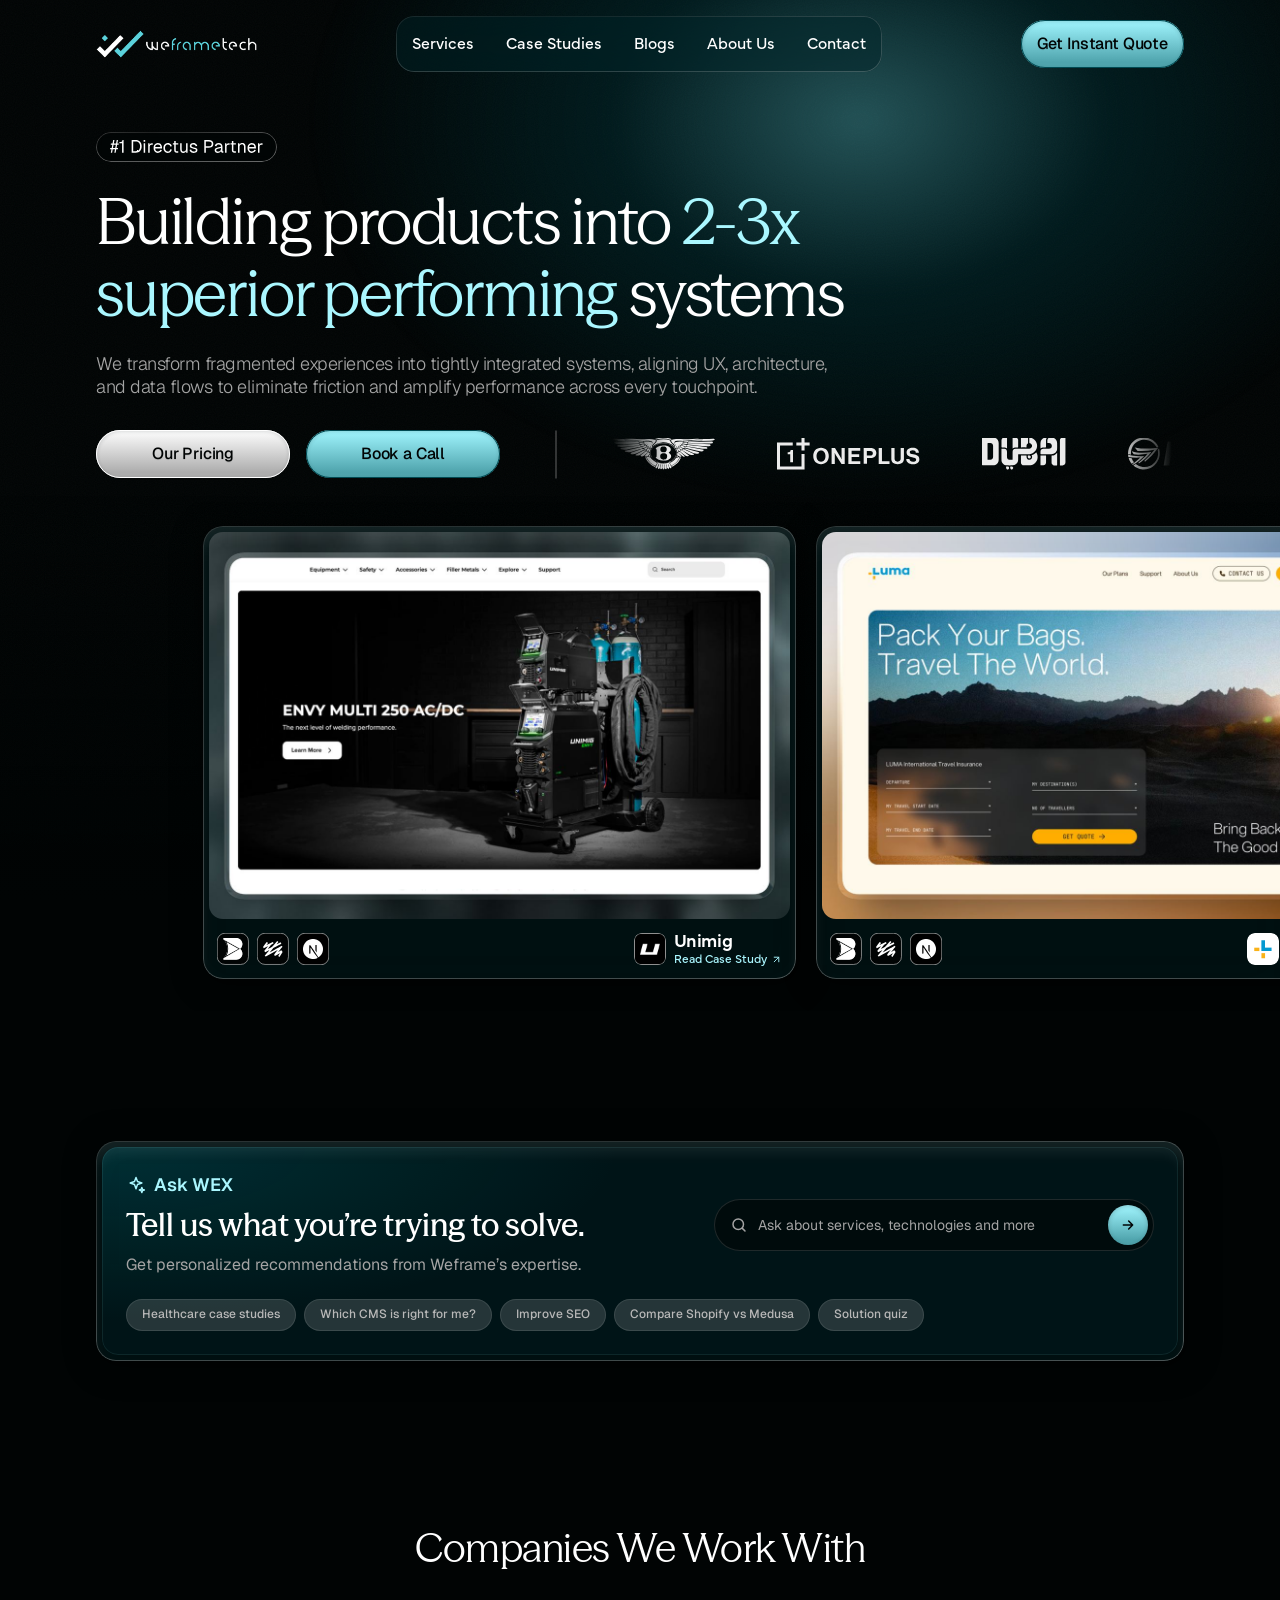
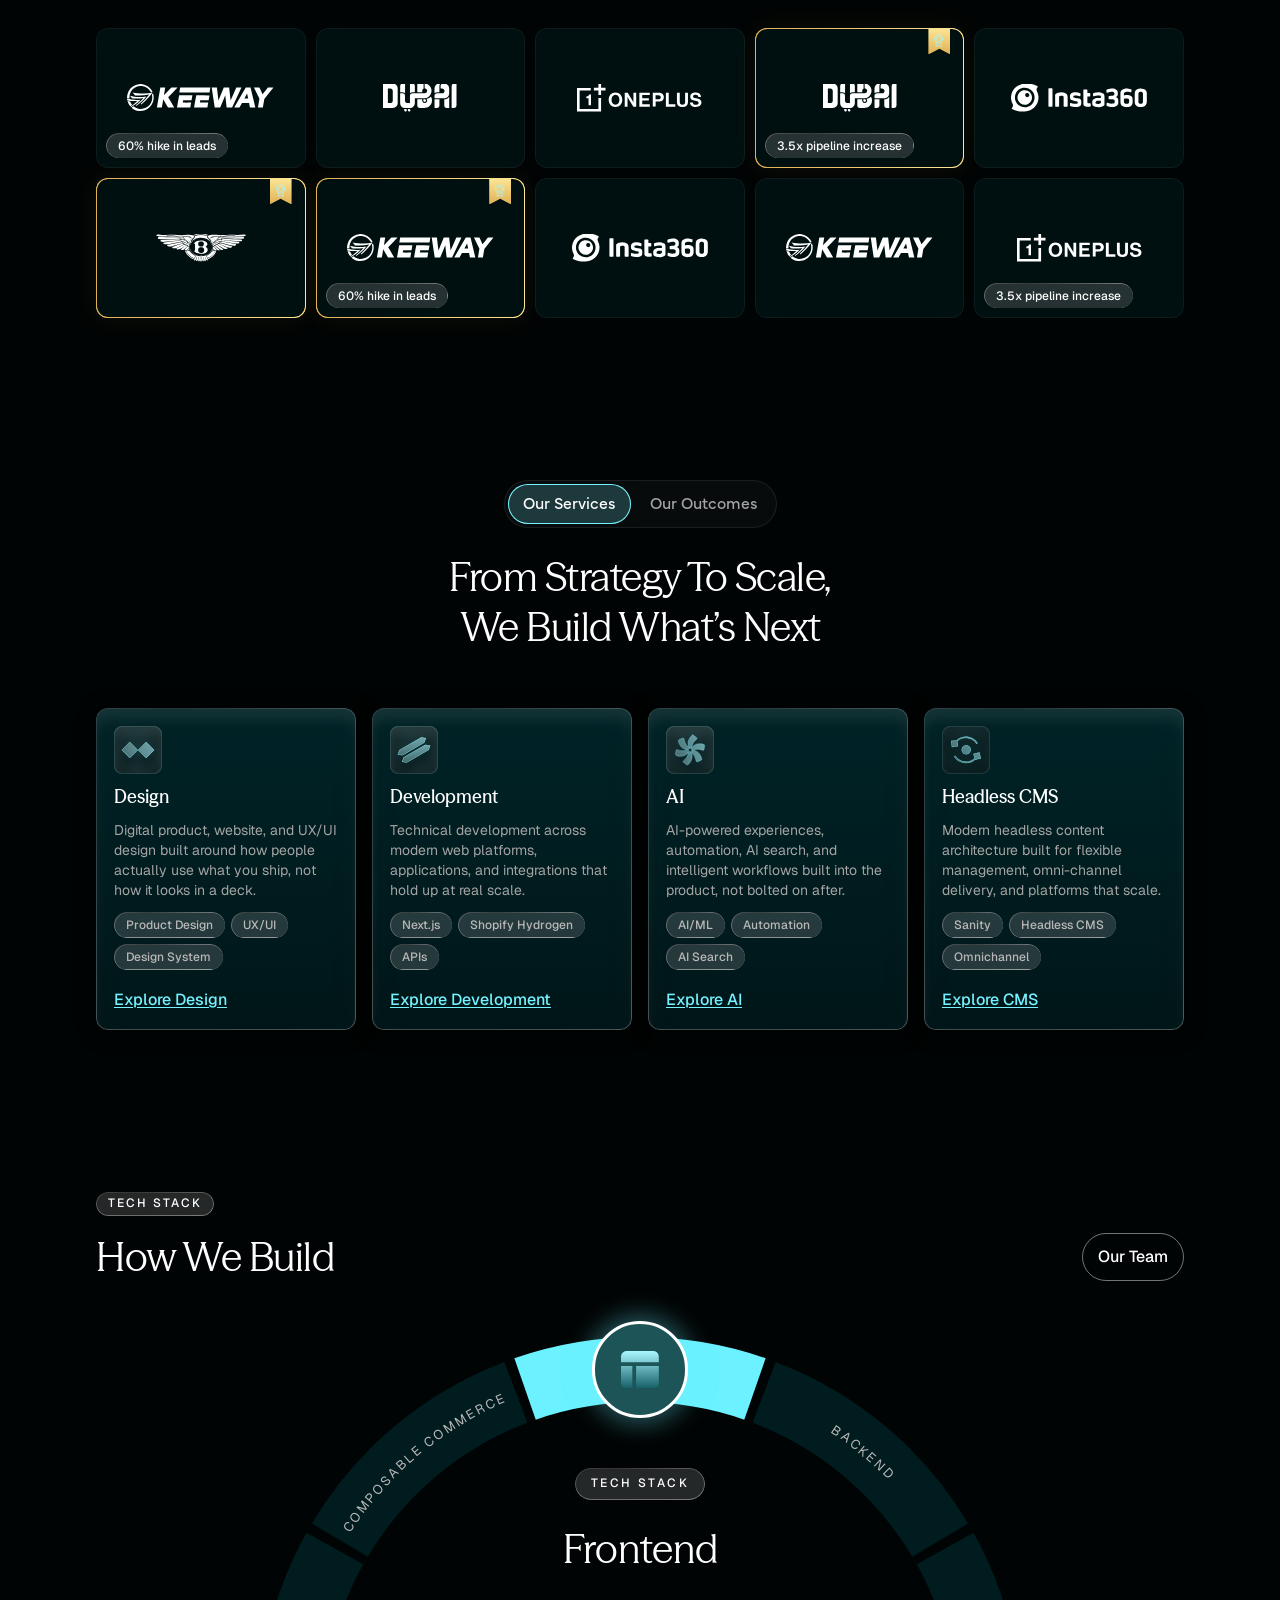
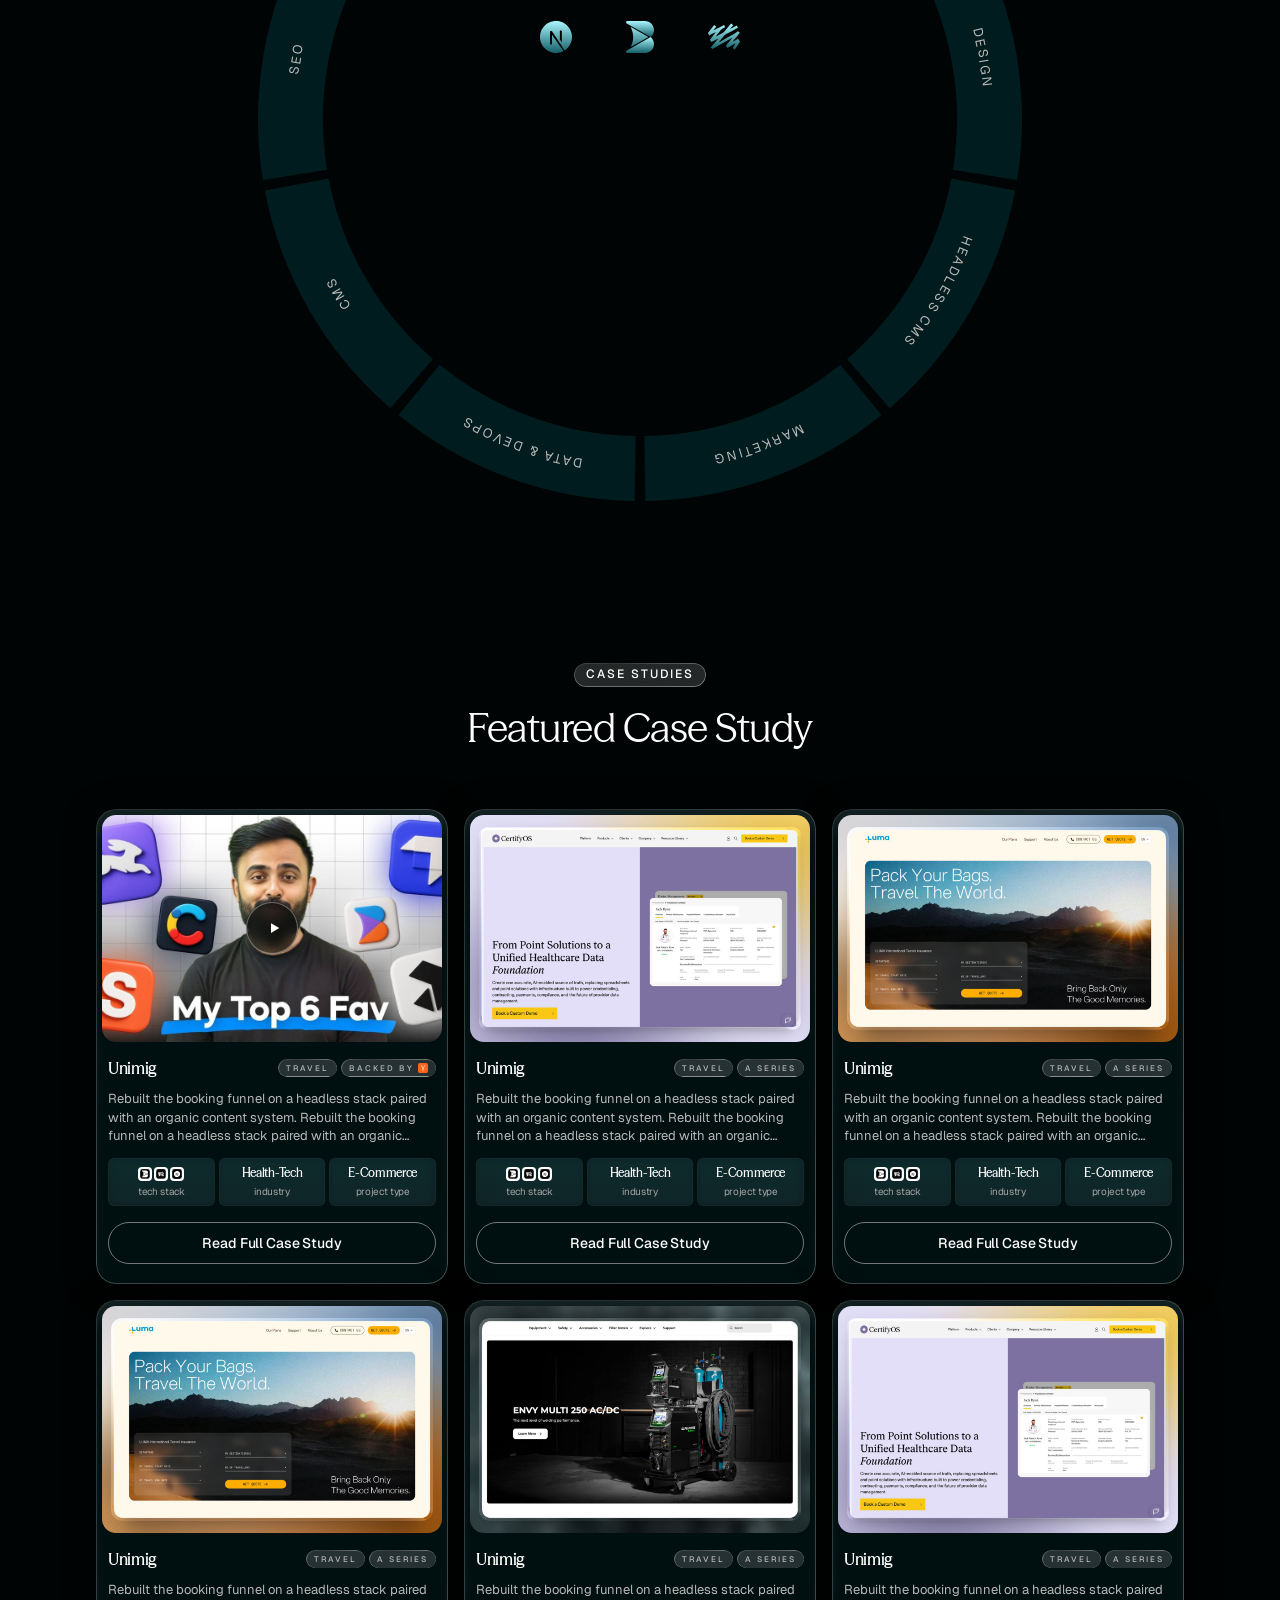
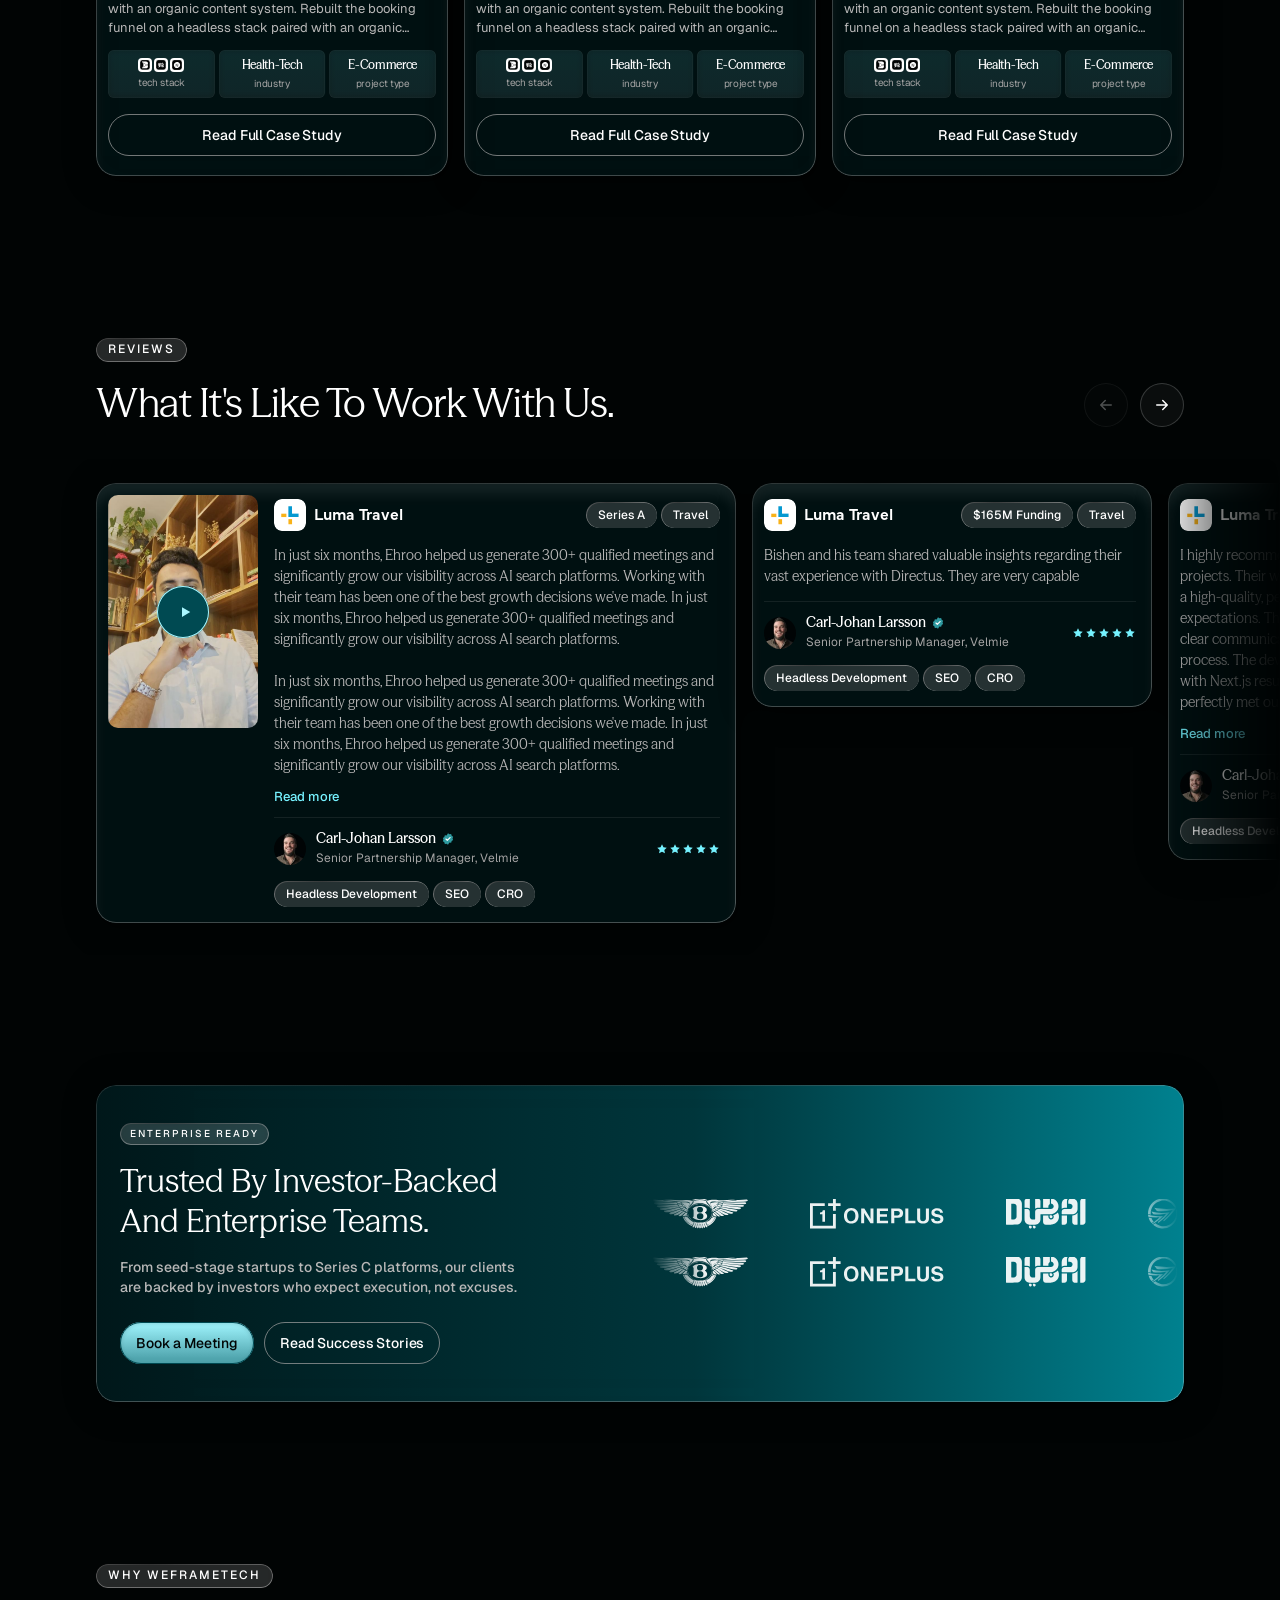
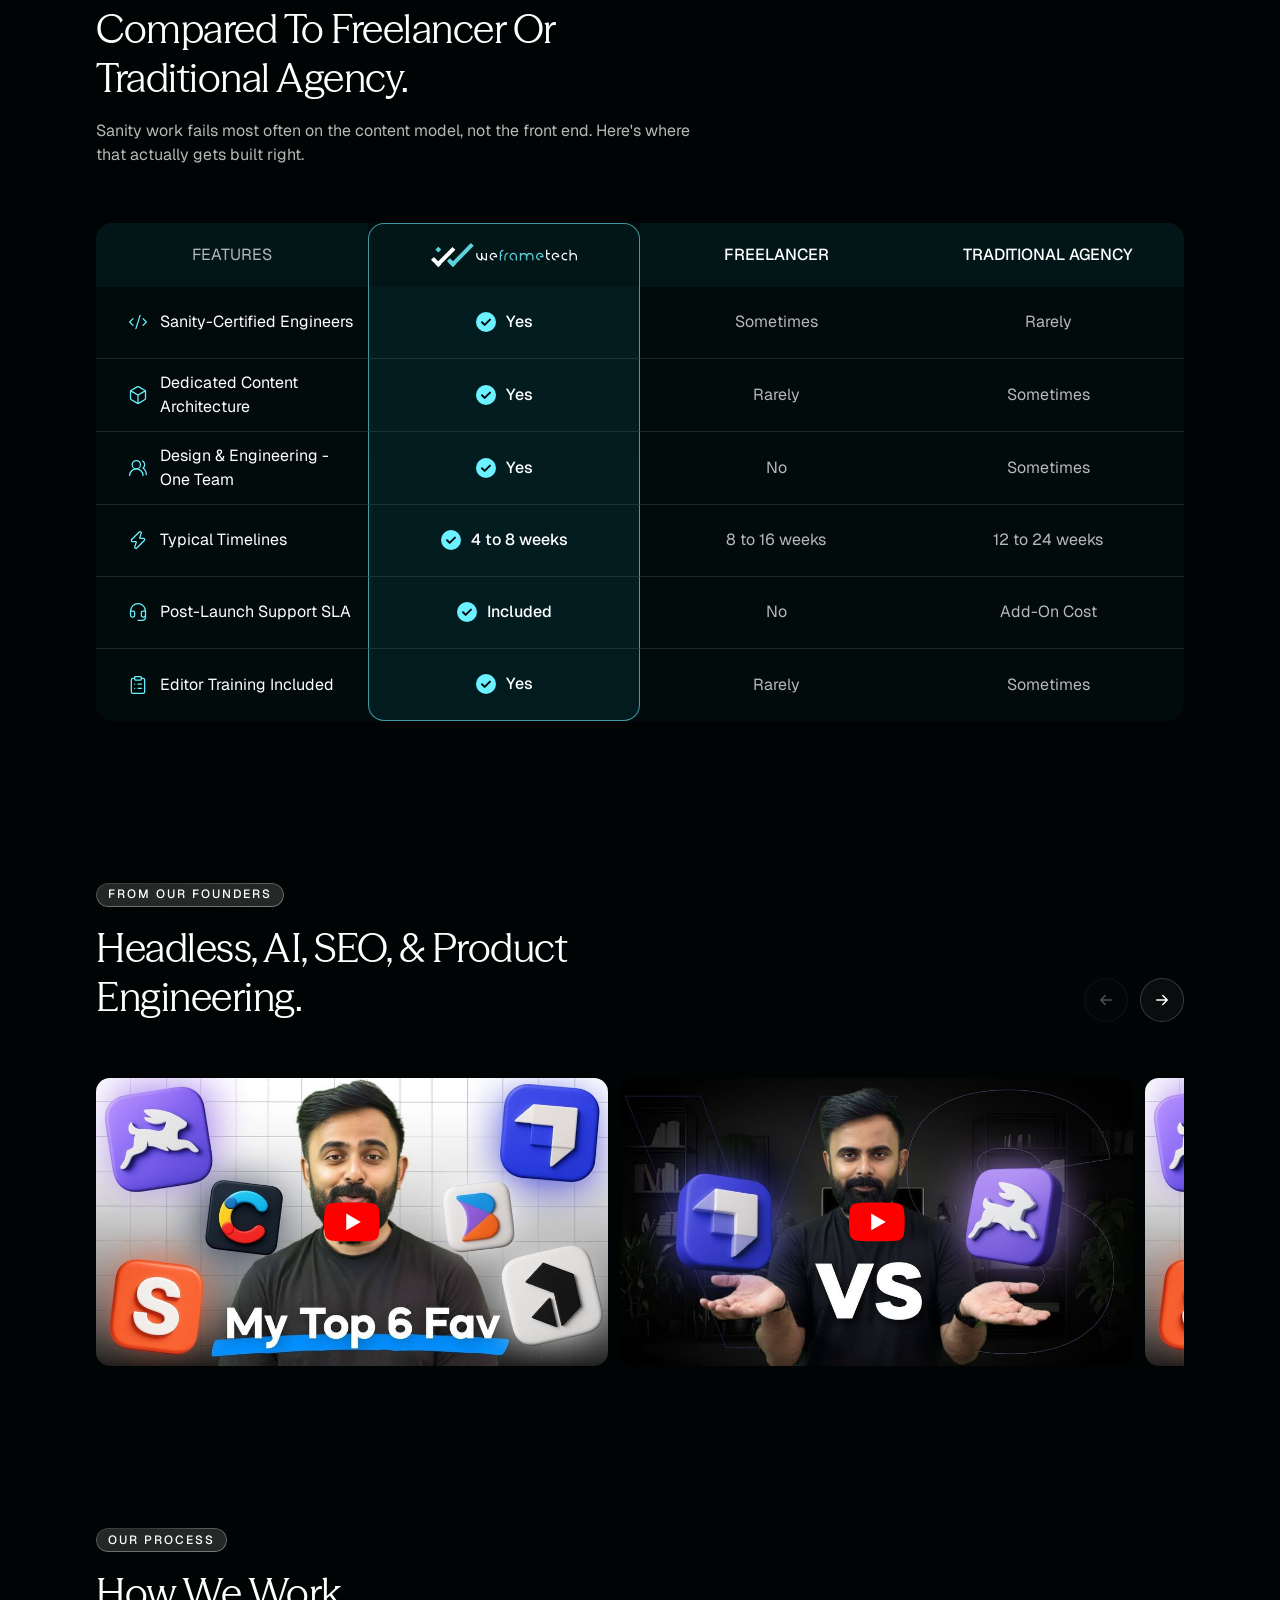
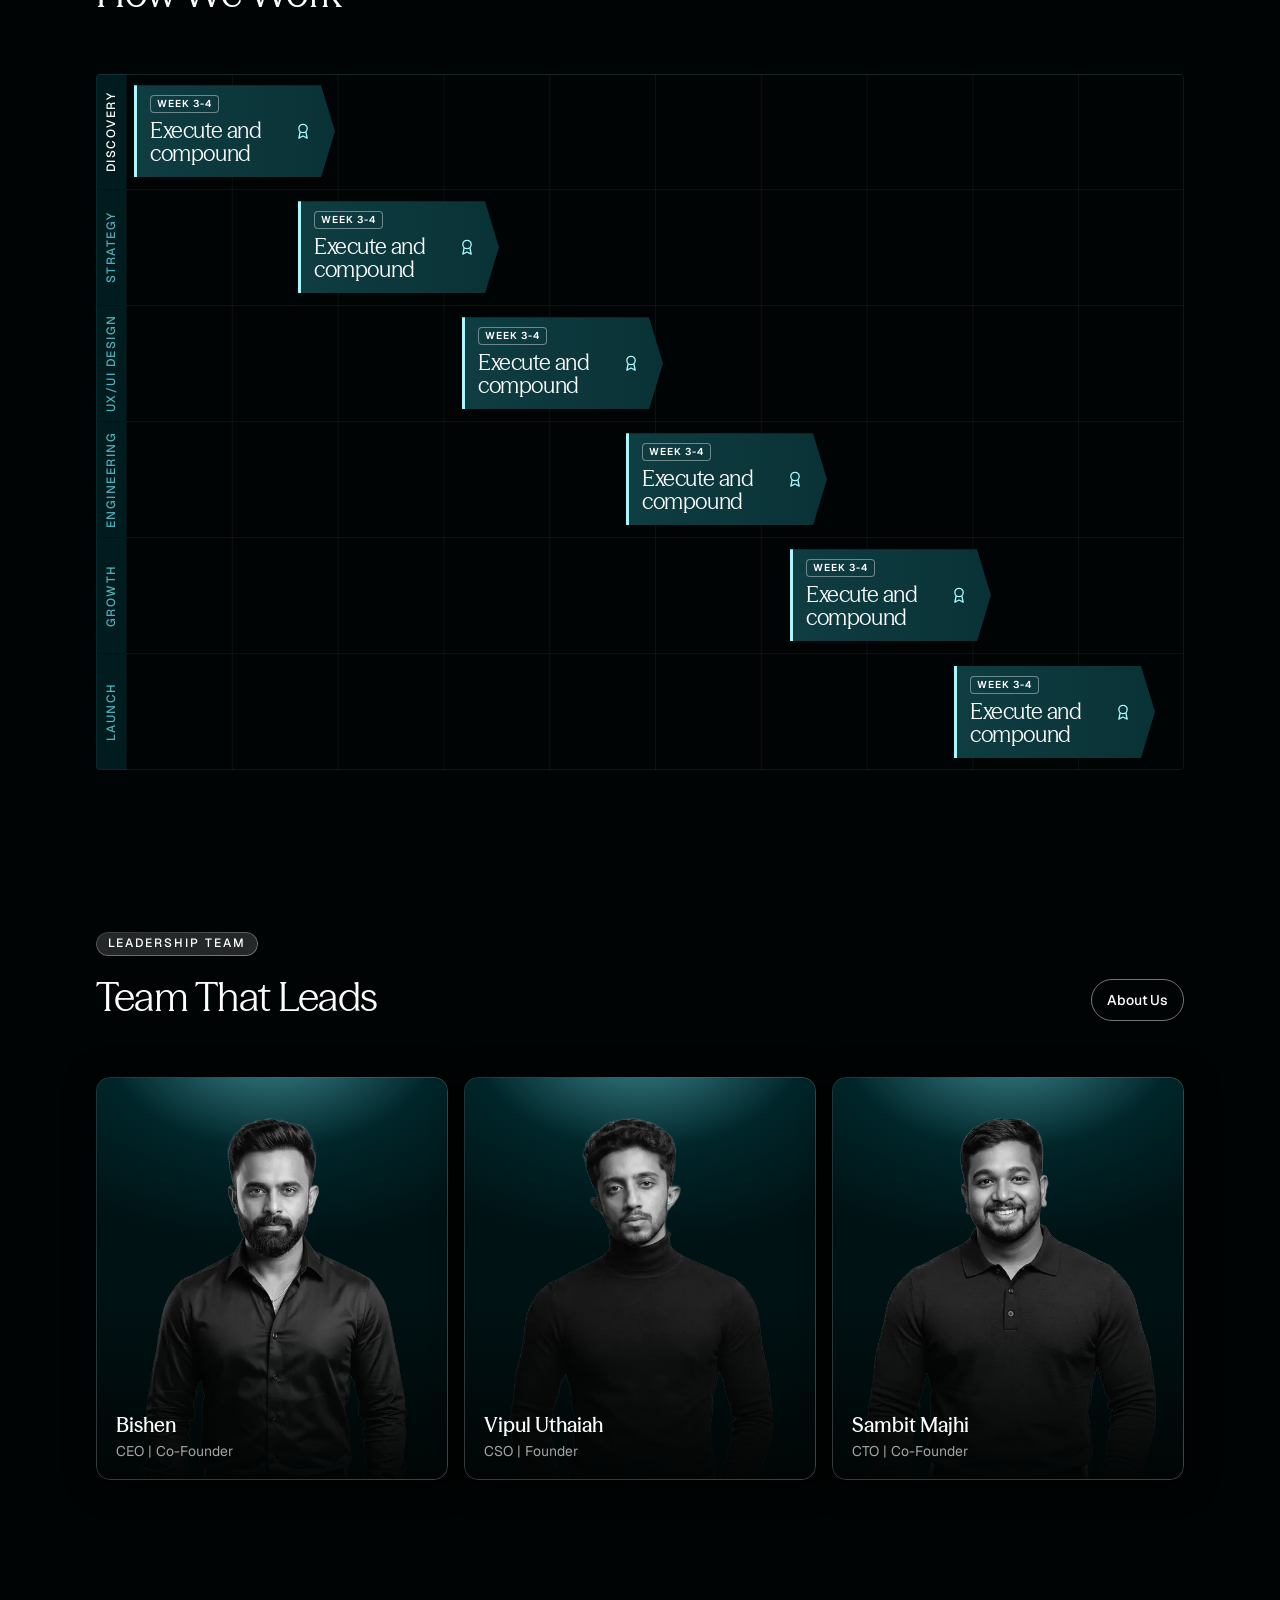
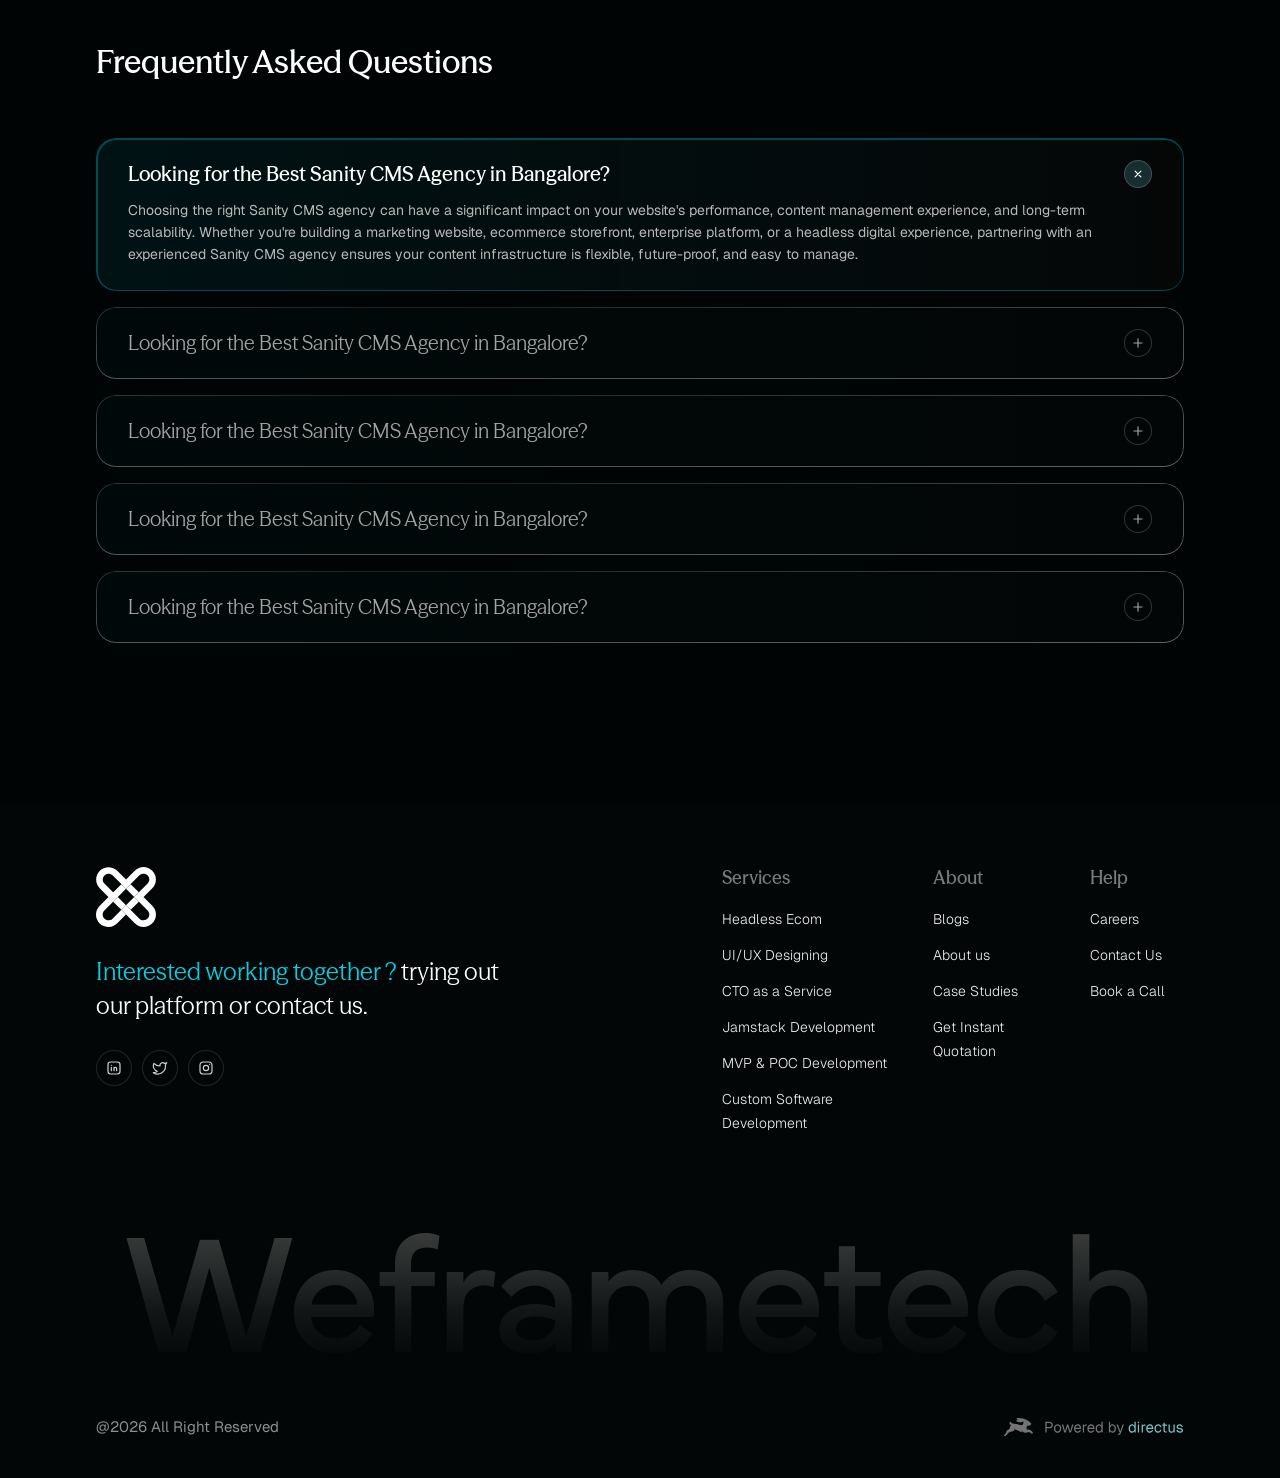
<file: index.html>
<!doctype html>
<html lang="en">
<head>
<meta charset="utf-8">
<meta name="viewport" content="width=device-width,initial-scale=1,viewport-fit=cover">
<title>Weframe Tech · Building products into 2-3x superior performing systems</title>
<meta name="description" content="We transform fragmented experiences into tightly integrated systems, aligning UX, architecture, and data flows to eliminate friction and amplify performance across every touchpoint.">
<meta name="theme-color" content="#010404">
<link rel="preconnect" href="https://fonts.googleapis.com"><link rel="preconnect" href="https://fonts.gstatic.com" crossorigin>
<link href="https://fonts.googleapis.com/css2?family=Geist:wght@300;400;500;600;700&family=Geist+Mono:wght@400&display=swap" rel="stylesheet">
<link rel="preload" href="assets/fonts/season-400.woff2" as="font" type="font/woff2" crossorigin>
<link rel="stylesheet" href="assets/css/site.css">
<link rel="stylesheet" href="assets/css/home.css">
</head>
<body>

<header class="nav">
  <div class="wrap">
    <a class="nav-logo" href="index.html" aria-label="Weframe Tech home"><img src="assets/img/logo-weframetech.png" alt="weframetech" width="162" height="30"></a>
    <nav class="nav-menu" aria-label="Primary"><a href="index.html#services">Services</a><a href="index.html#cases">Case Studies</a><a href="blog.html">Blogs</a><a href="index.html#team">About Us</a><a href="index.html#contact">Contact</a></nav>
    <div class="nav-cta">
      <a class="btn btn-aqua" href="index.html#contact">Get Instant Quote</a>
      <button class="menu-btn" aria-label="Open menu" aria-expanded="false"><span></span><span></span><span></span></button>
    </div>
  </div>
</header>
<div class="sheet" role="dialog" aria-label="Menu">
  <nav><a href="index.html#services">Services <svg viewBox="0 0 24 24" fill="none" stroke="currentColor" stroke-width="2" stroke-linecap="round" stroke-linejoin="round" aria-hidden="true"><path d="M7 17 17 7M7 7h10v10"/></svg></a><a href="index.html#cases">Case Studies <svg viewBox="0 0 24 24" fill="none" stroke="currentColor" stroke-width="2" stroke-linecap="round" stroke-linejoin="round" aria-hidden="true"><path d="M7 17 17 7M7 7h10v10"/></svg></a><a href="blog.html">Blogs <svg viewBox="0 0 24 24" fill="none" stroke="currentColor" stroke-width="2" stroke-linecap="round" stroke-linejoin="round" aria-hidden="true"><path d="M7 17 17 7M7 7h10v10"/></svg></a><a href="index.html#team">About Us <svg viewBox="0 0 24 24" fill="none" stroke="currentColor" stroke-width="2" stroke-linecap="round" stroke-linejoin="round" aria-hidden="true"><path d="M7 17 17 7M7 7h10v10"/></svg></a><a href="index.html#contact">Contact <svg viewBox="0 0 24 24" fill="none" stroke="currentColor" stroke-width="2" stroke-linecap="round" stroke-linejoin="round" aria-hidden="true"><path d="M7 17 17 7M7 7h10v10"/></svg></a></nav>
  <div class="sheet-foot">
    <a class="btn btn-aqua btn-block" href="index.html#contact">Book a Call</a>
    <a class="btn btn-white btn-block" href="sanity.html#pricing">Our Pricing</a>
    <p>#1 Directus Partner</p>
  </div>
</div>

<main>
  <!-- HERO -->
  <section class="hero">
    <div class="hero-glow" aria-hidden="true"></div>
    <div class="wrap hero-copy">
      <span class="eyebrow hero-badge"><img src="assets/svg/n--1-directus-partner-121.svg" alt="#1 Directus Partner" width="121" height="14"></span>
      <h1 class="h1">Building products into <span class="aqua">2-3x</span><br class="hide-m"> <span class="aqua">superior performing</span> systems</h1>
      <p class="lead">We transform fragmented experiences into tightly integrated systems, aligning UX, architecture, and data flows to eliminate friction and amplify performance across every touchpoint.</p>
      <div class="hero-actions">
        <div class="btns">
          <a class="btn btn-white" href="sanity.html#pricing">Our Pricing</a>
          <a class="btn btn-aqua" href="#contact">Book a Call</a>
        </div>
        <span class="vline" aria-hidden="true"></span>
        <div class="marquee hero-logos" aria-label="Clients">
          <div class="marquee-track">
            <img src="assets/svg/ll-2-90.svg" alt="Bentley" height="32"><img src="assets/svg/ll-3-124.svg" alt="OnePlus" height="32"><img src="assets/svg/ll-4-74.svg" alt="Dubai" height="32"><img src="assets/svg/ll-1-152.svg" alt="Keeway" height="32"><img src="assets/svg/ll-6-136.svg" alt="Insta360" height="32">
            <img src="assets/svg/ll-2-90.svg" alt="" height="32"><img src="assets/svg/ll-3-124.svg" alt="" height="32"><img src="assets/svg/ll-4-74.svg" alt="" height="32"><img src="assets/svg/ll-1-152.svg" alt="" height="32"><img src="assets/svg/ll-6-136.svg" alt="" height="32">
          </div>
        </div>
      </div>
    </div>

    <div class="showcase" data-rail-group>
      <div class="rail showcase-rail" data-rail data-center>
        <a class="show-tile glass" href="#cases">
          <span class="shot"><img src="assets/img/shot-unimig.jpg" alt="Unimig website" width="1200" height="800"></span>
          <span class="tile-foot">
            <span class="stack-icons"><img src="assets/svg/tile-icon-a.svg" alt="" width="32" height="32"><img src="assets/svg/tile-icon-b.svg" alt="" width="32" height="32"><img src="assets/svg/tile-icon-next.svg" alt="" width="32" height="32"></span>
            <span class="brand"><img src="assets/img/logo-unimig.png" alt="" class="bl sq"><span><b>Unimig</b><small>Read Case Study <svg viewBox="0 0 24 24" fill="none" stroke="currentColor" stroke-width="2" stroke-linecap="round" stroke-linejoin="round"><path d="M7 17 17 7M7 7h10v10"/></svg></small></span></span>
          </span>
        </a>
        <a class="show-tile glass" href="#cases" data-start>
          <span class="shot"><img src="assets/img/shot-luma.jpg" alt="Luma Travel website" width="1200" height="800"></span>
          <span class="tile-foot">
            <span class="stack-icons"><img src="assets/svg/tile-icon-a.svg" alt="" width="32" height="32"><img src="assets/svg/tile-icon-b.svg" alt="" width="32" height="32"><img src="assets/svg/tile-icon-next.svg" alt="" width="32" height="32"></span>
            <span class="brand"><img src="assets/img/logo-luma.png" alt="" class="bl sq"><span><b>Luma Travel</b><small>Read Case Study <svg viewBox="0 0 24 24" fill="none" stroke="currentColor" stroke-width="2" stroke-linecap="round" stroke-linejoin="round"><path d="M7 17 17 7M7 7h10v10"/></svg></small></span></span>
          </span>
        </a>
        <a class="show-tile glass" href="#cases">
          <span class="shot"><img src="assets/img/shot-certify.jpg" alt="CertifyOS website" width="1200" height="800"></span>
          <span class="tile-foot">
            <span class="stack-icons"><img src="assets/svg/tile-icon-a.svg" alt="" width="32" height="32"><img src="assets/svg/tile-icon-b.svg" alt="" width="32" height="32"><img src="assets/svg/tile-icon-next.svg" alt="" width="32" height="32"></span>
            <span class="brand"><img src="assets/img/logo-certify.png" alt="" class="bl sq"><span><b>Certify OS</b><small>Read Case Study <svg viewBox="0 0 24 24" fill="none" stroke="currentColor" stroke-width="2" stroke-linecap="round" stroke-linejoin="round"><path d="M7 17 17 7M7 7h10v10"/></svg></small></span></span>
          </span>
        </a>
      </div>
      <div class="dots mobile-only" data-dots></div>
    </div>
  </section>

  <!-- ASK WEX -->
  <section class="section wrap rv" id="ask">
    <div class="glass ask" data-ask-scope>
      <div class="ask-in">
        <div class="ask-top">
          <div class="ask-copy">
            <span class="ask-lbl"><svg viewBox="0 0 24 24" fill="none" stroke="currentColor" stroke-width="1.8" stroke-linejoin="round"><path d="M12 3l1.8 4.9L19 9.7l-5.2 1.8L12 16.5l-1.8-5L5 9.7l5.2-1.8z"/><path d="M19 15l.8 2.2L22 18l-2.2.8L19 21l-.8-2.2L16 18l2.2-.8z"/></svg>Ask WEX</span>
            <h2 class="h3-md">Tell us what you’re trying to solve.</h2>
            <p class="small">Get personalized recommendations from Weframe’s expertise.</p>
          </div>
          <form class="ask-input" data-ask role="search">
            <svg class="s" viewBox="0 0 24 24" fill="none" stroke="currentColor" stroke-width="2" stroke-linecap="round"><circle cx="11" cy="11" r="7"/><path d="m20 20-3.5-3.5"/></svg>
            <label class="sr-only" for="wex">Ask WEX</label>
            <input id="wex" type="text" placeholder="Ask about services, technologies and more" autocomplete="off" enterkeyhint="send">
            <button class="ask-send" type="submit" aria-label="Send"><svg viewBox="0 0 24 24" fill="none" stroke="currentColor" stroke-width="2.2" stroke-linecap="round" stroke-linejoin="round"><path d="M5 12h14M13 6l6 6-6 6"/></svg></button>
          </form>
        </div>
        <div class="chip-row scroll">
          <button class="chip" type="button" data-q>Healthcare case studies</button>
          <button class="chip" type="button" data-q>Which CMS is right for me?</button>
          <button class="chip" type="button" data-q>Improve SEO</button>
          <button class="chip" type="button" data-q>Compare Shopify vs Medusa</button>
          <button class="chip" type="button" data-q>Solution quiz</button>
        </div>
      </div>
    </div>
  </section>

  <!-- COMPANIES -->
  <section class="section wrap" id="clients">
    <h2 class="h2 center rv" style="margin-bottom:var(--sec-head)">Companies We Work With</h2>
    <ul class="logo-grid rv">
      <li><img src="assets/svg/ll-1-152.svg" alt="Keeway"><span class="chip light">60% hike in leads</span></li>
      <li><img src="assets/svg/ll-4-74.svg" alt="Dubai"></li>
      <li><img src="assets/svg/ll-3-124.svg" alt="OnePlus"></li>
      <li class="gold"><img src="assets/svg/ll-4-74.svg" alt="Dubai"><span class="chip light">3.5x pipeline increase</span><i class="medal"><img src="assets/svg/medal.svg" alt=""></i></li>
      <li><img src="assets/svg/ll-6-136.svg" alt="Insta360"></li>
      <li class="gold"><img src="assets/svg/ll-2-90.svg" alt="Bentley"><i class="medal"><img src="assets/svg/medal.svg" alt=""></i></li>
      <li class="gold"><img src="assets/svg/ll-1-152.svg" alt="Keeway"><span class="chip light">60% hike in leads</span><i class="medal"><img src="assets/svg/medal.svg" alt=""></i></li>
      <li><img src="assets/svg/ll-6-136.svg" alt="Insta360"></li>
      <li><img src="assets/svg/ll-1-152.svg" alt="Keeway"></li>
      <li><img src="assets/svg/ll-3-124.svg" alt="OnePlus"><span class="chip light">3.5x pipeline increase</span></li>
    </ul>
  </section>

  <!-- SERVICES -->
  <section class="section wrap" id="services">
    <div class="center svc-head rv">
      <div class="seg" role="tablist" aria-label="Services or outcomes" data-tabs>
        <button class="pill-tag" role="tab" aria-selected="true" aria-controls="p-services" id="t-services">Our Services</button>
        <button class="pill-tag" role="tab" aria-selected="false" aria-controls="p-outcomes" id="t-outcomes" tabindex="-1">Our Outcomes</button>
      </div>
      <h2 class="h2">From Strategy To Scale,<br> We Build What’s Next</h2>
    </div>
    <div id="p-services" role="tabpanel" aria-labelledby="t-services" data-rail-group>
      <div class="svc-grid rail" data-rail>
        <article class="svc glass rv">
          <img class="svc-ico" src="assets/svg/svc-icon-1.svg" alt="" width="48" height="48">
          <h3 class="h5">Design</h3>
          <p>Digital product, website, and UX/UI design built around how people actually use what you ship, not how it looks in a deck.</p>
          <div class="svc-tags"><span class="chip">Product Design</span><span class="chip">UX/UI</span><span class="chip">Design System</span></div>
          <a class="link" href="#cases">Explore Design</a>
        </article>
        <article class="svc glass rv">
          <img class="svc-ico" src="assets/svg/svc-icon-2.svg" alt="" width="48" height="48">
          <h3 class="h5">Development</h3>
          <p>Technical development across modern web platforms, applications, and integrations that hold up at real scale.</p>
          <div class="svc-tags"><span class="chip">Next.js</span><span class="chip">Shopify Hydrogen</span><span class="chip">APIs</span></div>
          <a class="link" href="#cases">Explore Development</a>
        </article>
        <article class="svc glass rv">
          <img class="svc-ico" src="assets/svg/svc-icon-3.svg" alt="" width="48" height="48">
          <h3 class="h5">AI</h3>
          <p>AI-powered experiences, automation, AI search, and intelligent workflows built into the product, not bolted on after.</p>
          <div class="svc-tags"><span class="chip">AI/ML</span><span class="chip">Automation</span><span class="chip">AI Search</span></div>
          <a class="link" href="#cases">Explore AI</a>
        </article>
        <article class="svc glass rv">
          <img class="svc-ico" src="assets/svg/svc-icon-4.svg" alt="" width="48" height="48">
          <h3 class="h5">Headless CMS</h3>
          <p>Modern headless content architecture built for flexible management, omni-channel delivery, and platforms that scale.</p>
          <div class="svc-tags"><span class="chip">Sanity</span><span class="chip">Headless CMS</span><span class="chip">Omnichannel</span></div>
          <a class="link" href="sanity.html">Explore CMS</a>
        </article>
      </div>
      <div class="dots mobile-only" data-dots></div>
    </div>
    <div id="p-outcomes" role="tabpanel" aria-labelledby="t-outcomes" hidden data-rail-group>
      <div class="svc-grid rail" data-rail>
        <article class="svc glass out"><b class="out-n">2-3x</b><h3 class="h5">Superior performing systems</h3><p>Fragmented experiences rebuilt into tightly integrated systems across UX, architecture, and data.</p></article>
        <article class="svc glass out"><b class="out-n">3.5x</b><h3 class="h5">Pipeline increase</h3><p>Demand capture engineered into the product, so pipeline grows with every release.</p></article>
        <article class="svc glass out"><b class="out-n">60%</b><h3 class="h5">Hike in leads</h3><p>Conversion-led UX and content systems that turn traffic into qualified conversations.</p></article>
        <article class="svc glass out"><b class="out-n">300+</b><h3 class="h5">Qualified meetings</h3><p>Visibility across AI search platforms that compounds into booked calls.</p></article>
      </div>
      <div class="dots mobile-only" data-dots></div>
    </div>
  </section>

  <!-- TECH STACK -->
  <section class="section wrap" id="stack">
    <div class="section-head rv">
      <div class="stack"><span class="eyebrow">Tech stack</span><h2 class="h2">How We Build</h2></div>
      <a class="btn btn-ghost hide-m" href="#team">Our Team</a>
    </div>
    <div class="wheel-wrap rv" data-wheel>
      <svg class="wf-defs" width="0" height="0" aria-hidden="true"><defs><linearGradient id="wfGrad" x1="0.5" y1="0" x2="0.5" y2="1.13"><stop offset="0" stop-color="#AAF7FF"/><stop offset="1" stop-color="#004A52"/></linearGradient></defs></svg>
      <svg class="wheel" viewBox="0 0 764 764" role="group" aria-label="Tech stack categories"><g class="ring" data-ring style="transform:rotate(0deg)"><g class="seg-g" role="button" tabindex="0" aria-label="Frontend" aria-pressed="true" data-i="0"><path class="seg" d="M 256.37 21.25 A 382 382 0 0 1 507.63 21.25 L 486.25 82.63 A 317 317 0 0 0 277.75 82.63 Z"/><path id="wl0" d="M 262.46 53.58 A 349.5 349.5 0 0 1 501.54 53.58" fill="none"/><text class="lbl" dominant-baseline="central"><textPath href="#wl0" startOffset="50%" text-anchor="middle">Frontend</textPath></text></g><g class="seg-g" role="button" tabindex="0" aria-label="Backend" aria-pressed="false" data-i="1"><path class="seg" d="M 517.65 24.90 A 382 382 0 0 1 710.12 186.40 L 654.29 219.68 A 317 317 0 0 0 494.57 85.66 Z"/><path id="wl1" d="M 501.54 53.58 A 349.5 349.5 0 0 1 684.68 207.25" fill="none"/><text class="lbl" dominant-baseline="central"><textPath href="#wl1" startOffset="50%" text-anchor="middle">Backend</textPath></text></g><g class="seg-g" role="button" tabindex="0" aria-label="Design" aria-pressed="false" data-i="2"><path class="seg" d="M 715.46 195.64 A 382 382 0 0 1 759.09 443.07 L 694.92 432.68 A 317 317 0 0 0 658.72 227.35 Z"/><path id="wl2" d="M 684.68 207.25 A 349.5 349.5 0 0 1 726.19 442.69" fill="none"/><text class="lbl" dominant-baseline="central"><textPath href="#wl2" startOffset="50%" text-anchor="middle">Design</textPath></text></g><g class="seg-g" role="button" tabindex="0" aria-label="Headless CMS" aria-pressed="false" data-i="3"><path class="seg" d="M 757.23 453.58 A 382 382 0 0 1 631.61 671.17 L 589.13 621.97 A 317 317 0 0 0 693.39 441.40 Z"/><path id="wl3" d="M 726.19 442.69 A 349.5 349.5 0 0 1 606.65 649.73" fill="none"/><text class="lbl" dominant-baseline="central"><textPath href="#wl3" startOffset="50%" text-anchor="middle">Headless CMS</textPath></text></g><g class="seg-g" role="button" tabindex="0" aria-label="Marketing" aria-pressed="false" data-i="4"><path class="seg" d="M 623.44 678.03 A 382 382 0 0 1 387.33 763.96 L 386.43 698.97 A 317 317 0 0 0 582.35 627.66 Z"/><path id="wl4" d="M 606.65 649.73 A 349.5 349.5 0 0 1 382.00 731.50" fill="none"/><text class="lbl" dominant-baseline="central"><textPath href="#wl4" startOffset="50%" text-anchor="middle">Marketing</textPath></text></g><g class="seg-g" role="button" tabindex="0" aria-label="Data &amp; DevOps" aria-pressed="false" data-i="5"><path class="seg" d="M 376.67 763.96 A 382 382 0 0 1 140.56 678.03 L 181.65 627.66 A 317 317 0 0 0 377.57 698.97 Z"/><path id="wl5" d="M 382.00 731.50 A 349.5 349.5 0 0 1 157.35 649.73" fill="none"/><text class="lbl" dominant-baseline="central"><textPath href="#wl5" startOffset="50%" text-anchor="middle">Data &amp; DevOps</textPath></text></g><g class="seg-g" role="button" tabindex="0" aria-label="CMS" aria-pressed="false" data-i="6"><path class="seg" d="M 132.39 671.17 A 382 382 0 0 1 6.77 453.58 L 70.61 441.40 A 317 317 0 0 0 174.87 621.97 Z"/><path id="wl6" d="M 157.35 649.73 A 349.5 349.5 0 0 1 37.81 442.69" fill="none"/><text class="lbl" dominant-baseline="central"><textPath href="#wl6" startOffset="50%" text-anchor="middle">CMS</textPath></text></g><g class="seg-g" role="button" tabindex="0" aria-label="SEO" aria-pressed="false" data-i="7"><path class="seg" d="M 4.91 443.07 A 382 382 0 0 1 48.54 195.64 L 105.28 227.35 A 317 317 0 0 0 69.08 432.68 Z"/><path id="wl7" d="M 37.81 442.69 A 349.5 349.5 0 0 1 79.32 207.25" fill="none"/><text class="lbl" dominant-baseline="central"><textPath href="#wl7" startOffset="50%" text-anchor="middle">SEO</textPath></text></g><g class="seg-g" role="button" tabindex="0" aria-label="Composable Commerce" aria-pressed="false" data-i="8"><path class="seg" d="M 53.88 186.40 A 382 382 0 0 1 246.35 24.90 L 269.43 85.66 A 317 317 0 0 0 109.71 219.68 Z"/><path id="wl8" d="M 79.32 207.25 A 349.5 349.5 0 0 1 262.46 53.58" fill="none"/><text class="lbl" dominant-baseline="central"><textPath href="#wl8" startOffset="50%" text-anchor="middle">Composable Commerce</textPath></text></g></g></svg>
      <div class="w-badge" aria-hidden="true"><span class="w-bi" data-w-badge><svg viewBox="0 0 20 20" fill="none"><path d="M6 20H3C1.34315 20 0 18.6569 0 17V8H6V20ZM20 8V17C20 18.6569 18.6569 20 17 20H8V8H20ZM17 0C18.6569 0 20 1.34315 20 3V6H0V3C0 1.34315 1.34315 0 3 0H17Z"></path></svg></span></div>
      <div class="w-core"><span class="eyebrow">Tech stack</span><div class="w-swap" data-w-swap><h3 class="w-title" data-w-title>Frontend</h3><ul class="w-icons" data-w-icons aria-label="Frontend technologies" style="grid-template-columns:repeat(3,max-content)"><li><svg viewBox="0 0 25 25" fill="currentColor"><path d="M11.6813 0.00672759C11.6276 0.0116145 11.4565 0.0287185 11.3025 0.0409357C7.75171 0.361025 4.42571 2.27668 2.31916 5.22101C1.14614 6.85812 0.395894 8.71513 0.112414 10.6821C0.012219 11.3687 0 11.5715 0 12.5024C0 13.4334 0.012219 13.6362 0.112414 14.3228C0.791789 19.0166 4.13245 22.9603 8.66325 24.4215C9.47458 24.683 10.3299 24.8613 11.3025 24.9688C11.6813 25.0104 13.3187 25.0104 13.6975 24.9688C15.3763 24.7831 16.7986 24.3678 18.2014 23.6518C18.4164 23.5419 18.458 23.5126 18.4286 23.4881C18.4091 23.4735 17.4927 22.2444 16.393 20.7588L14.3939 18.0588L11.8891 14.3521C10.5108 12.3143 9.37683 10.6479 9.36706 10.6479C9.35728 10.6454 9.34751 12.2923 9.34262 14.3033C9.33529 17.8242 9.33284 17.966 9.28886 18.049C9.22532 18.1688 9.17644 18.2176 9.0738 18.2714C8.9956 18.3105 8.92717 18.3178 8.55816 18.3178H8.13539L8.02297 18.247C7.94966 18.2005 7.89589 18.1394 7.85924 18.0686L7.80792 17.9586L7.81281 13.0596L7.82014 8.15802L7.89589 8.06273C7.935 8.01142 8.01808 7.94544 8.07673 7.91368C8.17693 7.86481 8.21603 7.85992 8.63881 7.85992C9.13734 7.85992 9.22043 7.87947 9.34995 8.02119C9.38661 8.06028 10.7429 10.103 12.3656 12.5635C13.9883 15.0241 16.2072 18.3838 17.2972 20.0331L19.2766 23.0312L19.3768 22.9652C20.2639 22.3886 21.2023 21.5676 21.9453 20.7124C23.5264 18.8969 24.5455 16.6832 24.8876 14.3228C24.9878 13.6362 25 13.4334 25 12.5024C25 11.5715 24.9878 11.3687 24.8876 10.6821C24.2082 5.98825 20.8675 2.04455 16.3368 0.583378C15.5376 0.324374 14.6872 0.146003 13.7341 0.0384922C13.4995 0.0140579 11.8842 -0.0128199 11.6813 0.00672759ZM16.7986 7.56671C16.9159 7.62535 17.0112 7.73775 17.0455 7.85504C17.065 7.91857 17.0699 9.27711 17.065 12.3387L17.0577 16.732L16.283 15.5445L15.5059 14.357V11.1634C15.5059 9.09874 15.5156 7.93811 15.5303 7.88191C15.5694 7.74508 15.6549 7.63757 15.7722 7.57404C15.8724 7.52273 15.9091 7.51784 16.2928 7.51784C16.6544 7.51784 16.718 7.52273 16.7986 7.56671Z"></path></svg><span class="sr-only">Next.js</span></li><li><svg viewBox="8 6.3 24.6 28" fill="currentColor"><mask id="wfMask" maskUnits="userSpaceOnUse"><path d="M29.6271 20.3116L16.8854 27.5491L8.61681 32.2444C8.53741 32.2885 8.46402 32.3427 8.39844 32.4055C11.5512 29.1704 13.314 24.8299 13.31 20.3116C13.316 15.7928 11.5537 11.4511 8.40029 8.21582C8.46744 8.27946 8.542 8.33479 8.62236 8.3806L29.6271 20.3116Z" fill="white" stroke="black" stroke-width="2"></path></mask><path d="M29.6271 20.3116L16.8854 27.5491L8.61681 32.2444C8.53741 32.2885 8.46402 32.3427 8.39844 32.4055C11.5512 29.1704 13.314 24.8299 13.31 20.3116C13.316 15.7928 11.5537 11.4511 8.40029 8.21582C8.46744 8.27946 8.542 8.33479 8.62236 8.3806L29.6271 20.3116Z" mask="url(#wfMask)"></path><path d="M32.5492 14.1869C32.5505 15.3613 32.2887 16.5212 31.783 17.5811C31.2773 18.641 30.5406 19.574 29.6271 20.3116L8.61684 8.38061C8.53647 8.3348 8.46191 8.27947 8.39476 8.21583C8.2894 8.11251 8.20567 7.98921 8.14848 7.85316C8.09128 7.7171 8.06176 7.57099 8.06165 7.42339C8.06165 7.12876 8.17863 6.84621 8.38687 6.63787C8.59511 6.42954 8.87753 6.3125 9.17203 6.3125H24.6785C26.7659 6.3125 28.7679 7.14212 30.244 8.61885C31.72 10.0956 32.5492 12.0985 32.5492 14.1869Z"></path><path d="M32.5493 26.4359C32.5495 27.4701 32.3461 28.4943 31.9507 29.4498C31.5553 30.4054 30.9756 31.2737 30.2447 32.0051C29.5138 32.7365 28.646 33.3167 27.691 33.7125C26.7359 34.1084 25.7123 34.3121 24.6786 34.3121H9.17207C8.95242 34.3098 8.7384 34.2423 8.55709 34.1182C8.37578 33.9941 8.23533 33.819 8.15351 33.6151C8.07169 33.4111 8.05217 33.1875 8.09743 32.9724C8.14269 32.7573 8.25069 32.5606 8.40776 32.4069C8.47037 32.3441 8.54063 32.2893 8.61688 32.244L16.8855 27.5486L29.6253 20.313C30.5387 21.0504 31.2755 21.9831 31.7815 23.0426C32.2874 24.1021 32.5498 25.2616 32.5493 26.4359Z"></path></svg><span class="sr-only">Builder.io</span></li><li><svg viewBox="0 0 25 21" fill="currentColor"><path d="M21.2555 15.5262C19.2524 16.6983 17.2493 17.8704 15.1739 19.0847C14.8359 18.5248 14.486 18.015 14.2232 17.4636C14.1521 17.3146 14.2912 16.9971 14.4248 16.8293C15.8405 15.0508 17.2746 13.2869 18.7037 11.519C18.6613 11.4575 18.619 11.396 18.5766 11.3345C13.5673 14.1907 8.55791 17.0469 3.48804 19.9376C3.06567 19.5783 2.59707 19.1795 2.07152 18.7324C3.9936 16.4618 5.88638 14.2258 7.77917 11.9898C7.73645 11.925 7.69373 11.8602 7.65102 11.7954C6.00302 12.6477 4.35502 13.5001 2.72 14.3457C2.29604 13.8457 1.88708 13.3635 1.42268 12.8159C2.9164 10.8756 4.45793 8.87332 5.99947 6.87098C5.9673 6.83202 5.93513 6.79306 5.90297 6.7541C4.24173 7.5876 2.5805 8.42111 0.849129 9.28981C0.552568 8.70737 0.266388 8.18715 0.027476 7.64607C-0.0308383 7.51401 0.00850853 7.26897 0.0999314 7.15108C1.61077 5.20291 3.13696 3.26663 4.66124 1.3289C4.68846 1.29429 4.73441 1.27441 4.82627 1.20837C5.31092 1.58977 5.80991 1.98246 6.35955 2.415C5.66068 3.30188 4.98625 4.15774 4.31182 5.0136C4.34218 5.07536 4.37253 5.13713 4.40288 5.19889C7.09283 3.84973 9.78279 2.50057 12.5559 1.10971C12.8232 1.63874 13.092 2.13743 13.3212 2.65373C13.3644 2.75122 13.2559 2.92105 13.2041 3.0522C13.1915 3.0841 13.1278 3.10168 13.0843 3.11465C10.491 3.88773 9.23293 6.11857 7.69963 8.04788C7.19446 8.68352 6.69844 9.32645 6.27594 10.0843C6.64151 9.91853 7.01629 9.77026 7.37105 9.58389C8.81391 8.82587 10.281 8.10655 11.6749 7.2663C12.2422 6.92428 12.6716 6.33271 13.119 5.81596C14.7765 3.90171 16.4153 1.97133 18.1013 0C18.6242 0.447394 19.1077 0.861046 19.6415 1.31766C18.8887 2.20589 18.1593 3.06661 17.4299 3.92734C17.4763 3.9974 17.5228 4.06745 17.5692 4.1375C19.1751 3.29772 20.781 2.45793 22.4634 1.57813C22.7717 2.14598 23.0738 2.70254 23.4239 3.3475C22.3545 3.92086 21.3111 4.48385 20.2645 5.04058C18.047 6.22009 15.8182 7.37894 13.6179 8.58969C13.2138 8.8121 12.8967 9.21728 12.5836 9.57654C11.166 11.2027 9.76428 12.8426 8.39882 14.6001C8.78071 14.4528 9.1876 14.3498 9.54054 14.1511C12.3694 12.5583 15.188 10.9473 18.0098 9.34193C19.0508 8.74974 20.1048 8.17912 21.1289 7.55906C21.9058 7.08864 22.6448 6.55549 23.4711 6.00315C23.8274 6.28758 24.3089 6.67201 24.9537 7.18676C24.3513 7.88589 23.7558 8.55159 23.1886 9.24059C22.0467 10.6278 20.9187 12.0264 19.7897 13.4241C19.6713 13.5707 19.5849 13.7432 19.4837 13.9036C19.5327 13.962 19.5818 14.0203 19.6308 14.0787C20.8808 13.3497 22.1308 12.6207 23.3947 11.8836C23.9131 12.5785 24.4221 13.2608 25 14.0355C23.7363 16.0118 22.3892 18.1186 21.0074 20.2796C20.4235 19.903 19.8936 19.5613 19.3029 19.1804C20.0479 18.0061 20.7595 16.8844 21.5043 15.6667C21.4436 15.5559 21.3495 15.5411 21.2555 15.5262ZM17.3898 3.9781C17.3805 4.00888 17.3712 4.03966 17.3618 4.07044C17.3912 4.05975 17.4207 4.04905 17.3898 3.9781ZM19.3881 14.1553C19.3604 14.1369 19.3327 14.1184 19.305 14.0999C19.3096 14.1415 19.3142 14.183 19.3881 14.1553Z"></path></svg><span class="sr-only">Sanity</span></li></ul></div></div>
    </div>
  </section>

  <!-- CASE STUDIES -->
  <section class="section wrap" id="cases">
    <div class="section-head center rv"><div class="stack" style="justify-items:center"><span class="eyebrow">Case studies</span><h2 class="h2">Featured Case Study</h2></div></div>
    <div data-rail-group>
      <div class="case-grid rail" data-rail>
        <article class="case glass rv">
          <div class="shot"><img src="assets/img/yt-top6.jpg" alt="" loading="lazy" width="1200" height="800"><span class="play"><span class="play-badge"><svg viewBox="0 0 24 24" fill="currentColor" aria-hidden="true"><path d="M8 5.5v13l11-6.5z"/></svg></span></span></div>
          <div class="meta">
            <div class="row"><h3 class="h5">Unimig</h3><div class="chips"><span class="chip xs">travel</span><span class="chip xs backed">backed by <img src="assets/img/logo-yc.png" alt="Y Combinator" width="10" height="10"></span></div></div>
            <p>Rebuilt the booking funnel on a headless stack paired with an organic content system. Rebuilt the booking funnel on a headless stack paired with an organic content system.Rebuilt the booking funnel on a headless stack paired with an organic content system.</p>
            <div class="tiles">
              <div class="tile"><span class="icons"><i><img src="assets/svg/tile-icon-a.svg" alt=""></i><i><img src="assets/svg/tile-icon-b.svg" alt=""></i><i><img src="assets/svg/tile-icon-next.svg" alt=""></i></span><span>tech stack</span></div>
              <div class="tile"><b>Health-Tech</b><span>industry</span></div>
              <div class="tile"><b>E-Commerce</b><span>project type</span></div>
            </div>
          </div>
          <a class="btn btn-line btn-sm" href="#">Read Full Case Study</a>
        </article>
        <article class="case glass rv">
          <div class="shot"><img src="assets/img/shot-certify.jpg" alt="" loading="lazy" width="1200" height="800"></div>
          <div class="meta">
            <div class="row"><h3 class="h5">Unimig</h3><div class="chips"><span class="chip xs">travel</span><span class="chip xs">A Series</span></div></div>
            <p>Rebuilt the booking funnel on a headless stack paired with an organic content system. Rebuilt the booking funnel on a headless stack paired with an organic content system.Rebuilt the booking funnel on a headless stack paired with an organic content system.</p>
            <div class="tiles">
              <div class="tile"><span class="icons"><i><img src="assets/svg/tile-icon-a.svg" alt=""></i><i><img src="assets/svg/tile-icon-b.svg" alt=""></i><i><img src="assets/svg/tile-icon-next.svg" alt=""></i></span><span>tech stack</span></div>
              <div class="tile"><b>Health-Tech</b><span>industry</span></div>
              <div class="tile"><b>E-Commerce</b><span>project type</span></div>
            </div>
          </div>
          <a class="btn btn-line btn-sm" href="#">Read Full Case Study</a>
        </article>
        <article class="case glass rv">
          <div class="shot"><img src="assets/img/shot-luma.jpg" alt="" loading="lazy" width="1200" height="800"></div>
          <div class="meta">
            <div class="row"><h3 class="h5">Unimig</h3><div class="chips"><span class="chip xs">travel</span><span class="chip xs">A Series</span></div></div>
            <p>Rebuilt the booking funnel on a headless stack paired with an organic content system. Rebuilt the booking funnel on a headless stack paired with an organic content system.Rebuilt the booking funnel on a headless stack paired with an organic content system.</p>
            <div class="tiles">
              <div class="tile"><span class="icons"><i><img src="assets/svg/tile-icon-a.svg" alt=""></i><i><img src="assets/svg/tile-icon-b.svg" alt=""></i><i><img src="assets/svg/tile-icon-next.svg" alt=""></i></span><span>tech stack</span></div>
              <div class="tile"><b>Health-Tech</b><span>industry</span></div>
              <div class="tile"><b>E-Commerce</b><span>project type</span></div>
            </div>
          </div>
          <a class="btn btn-line btn-sm" href="#">Read Full Case Study</a>
        </article>
        <article class="case glass rv">
          <div class="shot"><img src="assets/img/shot-luma.jpg" alt="" loading="lazy" width="1200" height="800"></div>
          <div class="meta">
            <div class="row"><h3 class="h5">Unimig</h3><div class="chips"><span class="chip xs">travel</span><span class="chip xs">A Series</span></div></div>
            <p>Rebuilt the booking funnel on a headless stack paired with an organic content system. Rebuilt the booking funnel on a headless stack paired with an organic content system.Rebuilt the booking funnel on a headless stack paired with an organic content system.</p>
            <div class="tiles">
              <div class="tile"><span class="icons"><i><img src="assets/svg/tile-icon-a.svg" alt=""></i><i><img src="assets/svg/tile-icon-b.svg" alt=""></i><i><img src="assets/svg/tile-icon-next.svg" alt=""></i></span><span>tech stack</span></div>
              <div class="tile"><b>Health-Tech</b><span>industry</span></div>
              <div class="tile"><b>E-Commerce</b><span>project type</span></div>
            </div>
          </div>
          <a class="btn btn-line btn-sm" href="#">Read Full Case Study</a>
        </article>
        <article class="case glass rv">
          <div class="shot"><img src="assets/img/shot-unimig.jpg" alt="" loading="lazy" width="1200" height="800"></div>
          <div class="meta">
            <div class="row"><h3 class="h5">Unimig</h3><div class="chips"><span class="chip xs">travel</span><span class="chip xs">A Series</span></div></div>
            <p>Rebuilt the booking funnel on a headless stack paired with an organic content system. Rebuilt the booking funnel on a headless stack paired with an organic content system.Rebuilt the booking funnel on a headless stack paired with an organic content system.</p>
            <div class="tiles">
              <div class="tile"><span class="icons"><i><img src="assets/svg/tile-icon-a.svg" alt=""></i><i><img src="assets/svg/tile-icon-b.svg" alt=""></i><i><img src="assets/svg/tile-icon-next.svg" alt=""></i></span><span>tech stack</span></div>
              <div class="tile"><b>Health-Tech</b><span>industry</span></div>
              <div class="tile"><b>E-Commerce</b><span>project type</span></div>
            </div>
          </div>
          <a class="btn btn-line btn-sm" href="#">Read Full Case Study</a>
        </article>
        <article class="case glass rv">
          <div class="shot"><img src="assets/img/shot-certify.jpg" alt="" loading="lazy" width="1200" height="800"></div>
          <div class="meta">
            <div class="row"><h3 class="h5">Unimig</h3><div class="chips"><span class="chip xs">travel</span><span class="chip xs">A Series</span></div></div>
            <p>Rebuilt the booking funnel on a headless stack paired with an organic content system. Rebuilt the booking funnel on a headless stack paired with an organic content system.Rebuilt the booking funnel on a headless stack paired with an organic content system.</p>
            <div class="tiles">
              <div class="tile"><span class="icons"><i><img src="assets/svg/tile-icon-a.svg" alt=""></i><i><img src="assets/svg/tile-icon-b.svg" alt=""></i><i><img src="assets/svg/tile-icon-next.svg" alt=""></i></span><span>tech stack</span></div>
              <div class="tile"><b>Health-Tech</b><span>industry</span></div>
              <div class="tile"><b>E-Commerce</b><span>project type</span></div>
            </div>
          </div>
          <a class="btn btn-line btn-sm" href="#">Read Full Case Study</a>
        </article>
      </div>
      <div class="dots mobile-only" data-dots></div>
    </div>
  </section>

  <!-- REVIEWS -->
  <section class="section" id="reviews" data-rail-group>
    <div class="wrap">
      <div class="section-head rv">
        <div class="stack"><span class="eyebrow">Reviews</span><h2 class="h2">What It's Like To Work With Us.</h2></div>
        <div class="rail-ctrl hide-m"><button class="rail-btn" data-prev aria-label="Previous"><svg viewBox="0 0 24 24" fill="none" stroke="currentColor" stroke-width="2" stroke-linecap="round" stroke-linejoin="round"><path d="M19 12H5M11 18l-6-6 6-6"/></svg></button><button class="rail-btn" data-next aria-label="Next"><svg viewBox="0 0 24 24" fill="none" stroke="currentColor" stroke-width="2" stroke-linecap="round" stroke-linejoin="round"><path d="M5 12h14M13 6l6 6-6 6"/></svg></button></div>
      </div>
    </div>
    <div class="rev-rail rail fade-x" data-rail>
      <article class="review glass wide">
        <div class="vid"><img src="assets/img/verdict-video.jpg" alt="Client video testimonial" loading="lazy" width="540" height="960"><span class="play"><span class="play-badge aqua"><svg viewBox="0 0 24 24" fill="currentColor" aria-hidden="true"><path d="M8 5.5v13l11-6.5z"/></svg></span></span></div>
        <div class="body-col">
          <div class="brand"><span class="who"><img src="assets/img/logo-luma.png" alt="" width="32" height="32">Luma Travel</span><span class="chips"><span class="chip light">Series A</span><span class="chip light">Travel</span></span></div>
          <blockquote id="r1" class="clamp long">In just six months, Ehroo helped us generate 300+ qualified meetings and significantly grow our visibility across AI search platforms. Working with their team has been one of the best growth decisions we've made. In just six months, Ehroo helped us generate 300+ qualified meetings and significantly grow our visibility across AI search platforms.<br><br>In just six months, Ehroo helped us generate 300+ qualified meetings and significantly grow our visibility across AI search platforms. Working with their team has been one of the best growth decisions we've made. In just six months, Ehroo helped us generate 300+ qualified meetings and significantly grow our visibility across AI search platforms.</blockquote>
          <button class="more" type="button" data-more="r1">Read more</button>
          <div class="person"><img src="assets/img/avatar-carl.jpg" alt="" width="32" height="32" loading="lazy"><div><b>Carl-Johan Larsson <svg viewBox="0 0 24 24" aria-hidden="true" width="14" height="14"><path fill="#2E9AA0" d="M12 2l2.4 1.8 3-.2.9 2.9 2.5 1.7-1 2.8 1 2.8-2.5 1.7-.9 2.9-3-.2L12 22l-2.4-1.8-3 .2-.9-2.9-2.5-1.7 1-2.8-1-2.8 2.5-1.7.9-2.9 3 .2z"/><path d="m8.5 12 2.3 2.3 4.7-4.8" fill="none" stroke="#fff" stroke-width="2" stroke-linecap="round" stroke-linejoin="round"/></svg></b><span>Senior Partnership Manager, Velmie</span></div><span class="stars" aria-label="5 out of 5"><svg viewBox="0 0 24 24" fill="currentColor" aria-hidden="true"><path d="m12 2.5 2.9 6.1 6.6.8-4.9 4.6 1.3 6.6L12 17.3 6.1 20.6l1.3-6.6L2.5 9.4l6.6-.8z"/></svg><svg viewBox="0 0 24 24" fill="currentColor" aria-hidden="true"><path d="m12 2.5 2.9 6.1 6.6.8-4.9 4.6 1.3 6.6L12 17.3 6.1 20.6l1.3-6.6L2.5 9.4l6.6-.8z"/></svg><svg viewBox="0 0 24 24" fill="currentColor" aria-hidden="true"><path d="m12 2.5 2.9 6.1 6.6.8-4.9 4.6 1.3 6.6L12 17.3 6.1 20.6l1.3-6.6L2.5 9.4l6.6-.8z"/></svg><svg viewBox="0 0 24 24" fill="currentColor" aria-hidden="true"><path d="m12 2.5 2.9 6.1 6.6.8-4.9 4.6 1.3 6.6L12 17.3 6.1 20.6l1.3-6.6L2.5 9.4l6.6-.8z"/></svg><svg viewBox="0 0 24 24" fill="currentColor" aria-hidden="true"><path d="m12 2.5 2.9 6.1 6.6.8-4.9 4.6 1.3 6.6L12 17.3 6.1 20.6l1.3-6.6L2.5 9.4l6.6-.8z"/></svg></span></div>
          <div class="rv-svc"><span class="chip light">Headless Development</span><span class="chip light">SEO</span><span class="chip light">CRO</span></div>
        </div>
      </article><article class="review glass no-vid">
        
        <div class="body-col">
          <div class="brand"><span class="who"><img src="assets/img/logo-luma.png" alt="" width="32" height="32">Luma Travel</span><span class="chips"><span class="chip light">$165M Funding</span><span class="chip light">Travel</span></span></div>
          <blockquote id="r2" class="clamp">Bishen and his team shared valuable insights regarding their vast experience with Directus. They are very capable</blockquote>
          
          <div class="person"><img src="assets/img/avatar-carl.jpg" alt="" width="32" height="32" loading="lazy"><div><b>Carl-Johan Larsson <svg viewBox="0 0 24 24" aria-hidden="true" width="14" height="14"><path fill="#2E9AA0" d="M12 2l2.4 1.8 3-.2.9 2.9 2.5 1.7-1 2.8 1 2.8-2.5 1.7-.9 2.9-3-.2L12 22l-2.4-1.8-3 .2-.9-2.9-2.5-1.7 1-2.8-1-2.8 2.5-1.7.9-2.9 3 .2z"/><path d="m8.5 12 2.3 2.3 4.7-4.8" fill="none" stroke="#fff" stroke-width="2" stroke-linecap="round" stroke-linejoin="round"/></svg></b><span>Senior Partnership Manager, Velmie</span></div><span class="stars" aria-label="5 out of 5"><svg viewBox="0 0 24 24" fill="currentColor" aria-hidden="true"><path d="m12 2.5 2.9 6.1 6.6.8-4.9 4.6 1.3 6.6L12 17.3 6.1 20.6l1.3-6.6L2.5 9.4l6.6-.8z"/></svg><svg viewBox="0 0 24 24" fill="currentColor" aria-hidden="true"><path d="m12 2.5 2.9 6.1 6.6.8-4.9 4.6 1.3 6.6L12 17.3 6.1 20.6l1.3-6.6L2.5 9.4l6.6-.8z"/></svg><svg viewBox="0 0 24 24" fill="currentColor" aria-hidden="true"><path d="m12 2.5 2.9 6.1 6.6.8-4.9 4.6 1.3 6.6L12 17.3 6.1 20.6l1.3-6.6L2.5 9.4l6.6-.8z"/></svg><svg viewBox="0 0 24 24" fill="currentColor" aria-hidden="true"><path d="m12 2.5 2.9 6.1 6.6.8-4.9 4.6 1.3 6.6L12 17.3 6.1 20.6l1.3-6.6L2.5 9.4l6.6-.8z"/></svg><svg viewBox="0 0 24 24" fill="currentColor" aria-hidden="true"><path d="m12 2.5 2.9 6.1 6.6.8-4.9 4.6 1.3 6.6L12 17.3 6.1 20.6l1.3-6.6L2.5 9.4l6.6-.8z"/></svg></span></div>
          <div class="rv-svc"><span class="chip light">Headless Development</span><span class="chip light">SEO</span><span class="chip light">CRO</span></div>
        </div>
      </article><article class="review glass no-vid">
        
        <div class="body-col">
          <div class="brand"><span class="who"><img src="assets/img/logo-luma.png" alt="" width="32" height="32">Luma Travel</span><span class="chips"><span class="chip light">$165M Funding</span><span class="chip light">Travel</span></span></div>
          <blockquote id="r3" class="clamp long">I highly recommend Bishen for any Builder.io and Next.js projects. Their work on our project was exceptional, delivering a high-quality, performant website that exceeded our expectations. They demonstrated excellent technical skills, clear communication, and a strong work ethic throughout the process. The developer's expertise in integrating Builder.io with Next.js resulted in a user-friendly, scalable solution that perfectly met our needs. Their proactive approach and ability to meet deadlines make them a valuable asset to any team. If you're looking for a skilled and reliable developer for your web projects, look no further!</blockquote>
          <button class="more" type="button" data-more="r3">Read more</button>
          <div class="person"><img src="assets/img/avatar-carl.jpg" alt="" width="32" height="32" loading="lazy"><div><b>Carl-Johan Larsson <svg viewBox="0 0 24 24" aria-hidden="true" width="14" height="14"><path fill="#2E9AA0" d="M12 2l2.4 1.8 3-.2.9 2.9 2.5 1.7-1 2.8 1 2.8-2.5 1.7-.9 2.9-3-.2L12 22l-2.4-1.8-3 .2-.9-2.9-2.5-1.7 1-2.8-1-2.8 2.5-1.7.9-2.9 3 .2z"/><path d="m8.5 12 2.3 2.3 4.7-4.8" fill="none" stroke="#fff" stroke-width="2" stroke-linecap="round" stroke-linejoin="round"/></svg></b><span>Senior Partnership Manager, Velmie</span></div><span class="stars" aria-label="5 out of 5"><svg viewBox="0 0 24 24" fill="currentColor" aria-hidden="true"><path d="m12 2.5 2.9 6.1 6.6.8-4.9 4.6 1.3 6.6L12 17.3 6.1 20.6l1.3-6.6L2.5 9.4l6.6-.8z"/></svg><svg viewBox="0 0 24 24" fill="currentColor" aria-hidden="true"><path d="m12 2.5 2.9 6.1 6.6.8-4.9 4.6 1.3 6.6L12 17.3 6.1 20.6l1.3-6.6L2.5 9.4l6.6-.8z"/></svg><svg viewBox="0 0 24 24" fill="currentColor" aria-hidden="true"><path d="m12 2.5 2.9 6.1 6.6.8-4.9 4.6 1.3 6.6L12 17.3 6.1 20.6l1.3-6.6L2.5 9.4l6.6-.8z"/></svg><svg viewBox="0 0 24 24" fill="currentColor" aria-hidden="true"><path d="m12 2.5 2.9 6.1 6.6.8-4.9 4.6 1.3 6.6L12 17.3 6.1 20.6l1.3-6.6L2.5 9.4l6.6-.8z"/></svg><svg viewBox="0 0 24 24" fill="currentColor" aria-hidden="true"><path d="m12 2.5 2.9 6.1 6.6.8-4.9 4.6 1.3 6.6L12 17.3 6.1 20.6l1.3-6.6L2.5 9.4l6.6-.8z"/></svg></span></div>
          <div class="rv-svc"><span class="chip light">Headless Development</span><span class="chip light">SEO</span><span class="chip light">CRO</span></div>
        </div>
      </article><article class="review glass no-vid">
        
        <div class="body-col">
          <div class="brand"><span class="who"><img src="assets/img/logo-luma.png" alt="" width="32" height="32">Luma Travel</span><span class="chips"><span class="chip light">Series A</span><span class="chip light">Travel</span></span></div>
          <blockquote id="r4" class="clamp">Overall, the team demonstrated great attention to detail, excellent communication, and a commitment to delivering high-quality results on time. I look forward to working with them again on future projects.</blockquote>
          
          <div class="person"><img src="assets/img/avatar-carl.jpg" alt="" width="32" height="32" loading="lazy"><div><b>Carl-Johan Larsson <svg viewBox="0 0 24 24" aria-hidden="true" width="14" height="14"><path fill="#2E9AA0" d="M12 2l2.4 1.8 3-.2.9 2.9 2.5 1.7-1 2.8 1 2.8-2.5 1.7-.9 2.9-3-.2L12 22l-2.4-1.8-3 .2-.9-2.9-2.5-1.7 1-2.8-1-2.8 2.5-1.7.9-2.9 3 .2z"/><path d="m8.5 12 2.3 2.3 4.7-4.8" fill="none" stroke="#fff" stroke-width="2" stroke-linecap="round" stroke-linejoin="round"/></svg></b><span>Senior Partnership Manager, Velmie</span></div><span class="stars" aria-label="5 out of 5"><svg viewBox="0 0 24 24" fill="currentColor" aria-hidden="true"><path d="m12 2.5 2.9 6.1 6.6.8-4.9 4.6 1.3 6.6L12 17.3 6.1 20.6l1.3-6.6L2.5 9.4l6.6-.8z"/></svg><svg viewBox="0 0 24 24" fill="currentColor" aria-hidden="true"><path d="m12 2.5 2.9 6.1 6.6.8-4.9 4.6 1.3 6.6L12 17.3 6.1 20.6l1.3-6.6L2.5 9.4l6.6-.8z"/></svg><svg viewBox="0 0 24 24" fill="currentColor" aria-hidden="true"><path d="m12 2.5 2.9 6.1 6.6.8-4.9 4.6 1.3 6.6L12 17.3 6.1 20.6l1.3-6.6L2.5 9.4l6.6-.8z"/></svg><svg viewBox="0 0 24 24" fill="currentColor" aria-hidden="true"><path d="m12 2.5 2.9 6.1 6.6.8-4.9 4.6 1.3 6.6L12 17.3 6.1 20.6l1.3-6.6L2.5 9.4l6.6-.8z"/></svg><svg viewBox="0 0 24 24" fill="currentColor" aria-hidden="true"><path d="m12 2.5 2.9 6.1 6.6.8-4.9 4.6 1.3 6.6L12 17.3 6.1 20.6l1.3-6.6L2.5 9.4l6.6-.8z"/></svg></span></div>
          <div class="rv-svc"><span class="chip light">Headless Development</span><span class="chip light">SEO</span><span class="chip light">CRO</span></div>
        </div>
      </article>
    </div>
    <div class="wrap"><div class="dots mobile-only" data-dots></div></div>
  </section>

  <!-- ENTERPRISE CTA -->
  <section class="section wrap rv" id="contact">
    <div class="glass ent">
      <span class="ent-bg" aria-hidden="true"></span>
      <div class="copy">
        <span class="eyebrow sm">Enterprise ready</span>
        <h2 class="h3">Trusted By Investor-Backed And Enterprise Teams.</h2>
        <p>From seed-stage startups to Series C platforms, our clients are backed by investors who expect execution, not excuses.</p>
        <div class="btns"><a class="btn btn-aqua btn-sm" href="#contact">Book a Meeting</a><a class="btn btn-line btn-sm" href="#cases">Read Success Stories</a></div>
      </div>
      <div class="logos" aria-label="Clients">
        <div class="marquee"><div class="marquee-track"><img src="assets/svg/ll-2-90.svg" alt="Bentley" height="30"><img src="assets/svg/ll-3-124.svg" alt="OnePlus" height="30"><img src="assets/svg/ll-4-74.svg" alt="Dubai" height="30"><img src="assets/svg/ll-1-152.svg" alt="Keeway" height="30"><img src="assets/svg/ll-6-136.svg" alt="Insta360" height="30"><img src="assets/svg/ll-2-90.svg" alt="" height="30"><img src="assets/svg/ll-3-124.svg" alt="" height="30"><img src="assets/svg/ll-4-74.svg" alt="" height="30"><img src="assets/svg/ll-1-152.svg" alt="" height="30"><img src="assets/svg/ll-6-136.svg" alt="" height="30"></div></div>
        <div class="marquee rev"><div class="marquee-track"><img src="assets/svg/ll-2-90.svg" alt="" height="30"><img src="assets/svg/ll-3-124.svg" alt="" height="30"><img src="assets/svg/ll-4-74.svg" alt="" height="30"><img src="assets/svg/ll-1-152.svg" alt="" height="30"><img src="assets/svg/ll-6-136.svg" alt="" height="30"><img src="assets/svg/ll-2-90.svg" alt="" height="30"><img src="assets/svg/ll-3-124.svg" alt="" height="30"><img src="assets/svg/ll-4-74.svg" alt="" height="30"><img src="assets/svg/ll-1-152.svg" alt="" height="30"><img src="assets/svg/ll-6-136.svg" alt="" height="30"></div></div>
      </div>
    </div>
  </section>

  <!-- COMPARE -->
  <section class="section wrap" id="why">
    <div class="section-head rv"><div class="stack"><span class="eyebrow">Why weframetech</span><h2 class="h2">Compared To Freelancer Or<br class="hide-m"> Traditional Agency.</h2><p class="body">Sanity work fails most often on the content model, not the front end. Here's where that actually gets built right.</p></div></div>
    <div class="compare rv"><table class="cmp-t"><thead><tr><th scope="col">Features</th><th scope="col" class="us"><img src="assets/svg/table-logo.svg" alt="Weframetech" width="146" height="24"></th><th scope="col">Freelancer</th><th scope="col">Traditional Agency</th></tr></thead><tbody><tr><th scope="row"><span><svg class="fi" viewBox="0 0 24 24" fill="none" stroke="currentColor" stroke-width="1.5" stroke-linecap="round" stroke-linejoin="round" aria-hidden="true"><path d="m18 16 4-4-4-4"/><path d="m6 8-4 4 4 4"/><path d="m14.5 4-5 16"/></svg>Sanity-Certified Engineers</span></th><td class="us"><span class="v"><svg class="ck" viewBox="0 0 20 20" aria-hidden="true"><circle cx="10" cy="10" r="10" fill="#6BF1FF"/><path d="m6 10.2 2.7 2.7L14 7.6" fill="none" stroke="#020B0C" stroke-width="2" stroke-linecap="round" stroke-linejoin="round"/></svg>Yes</span></td><td><span class="v">Sometimes</span></td><td><span class="v">Rarely</span></td></tr><tr><th scope="row"><span><svg class="fi" viewBox="0 0 24 24" fill="none" stroke="currentColor" stroke-width="1.5" stroke-linecap="round" stroke-linejoin="round" aria-hidden="true"><path d="M21 8a2 2 0 0 0-1-1.73l-7-4a2 2 0 0 0-2 0l-7 4A2 2 0 0 0 3 8v8a2 2 0 0 0 1 1.73l7 4a2 2 0 0 0 2 0l7-4A2 2 0 0 0 21 16Z"/><path d="m3.3 7 8.7 5 8.7-5"/><path d="M12 22V12"/></svg>Dedicated Content Architecture</span></th><td class="us"><span class="v"><svg class="ck" viewBox="0 0 20 20" aria-hidden="true"><circle cx="10" cy="10" r="10" fill="#6BF1FF"/><path d="m6 10.2 2.7 2.7L14 7.6" fill="none" stroke="#020B0C" stroke-width="2" stroke-linecap="round" stroke-linejoin="round"/></svg>Yes</span></td><td><span class="v">Rarely</span></td><td><span class="v">Sometimes</span></td></tr><tr><th scope="row"><span><svg class="fi" viewBox="0 0 24 24" fill="none" stroke="currentColor" stroke-width="1.5" stroke-linecap="round" stroke-linejoin="round" aria-hidden="true"><path d="M18 21a8 8 0 0 0-16 0"/><circle cx="10" cy="8" r="5"/><path d="M22 20c0-3.37-2-6.5-4-8a5 5 0 0 0-.45-8.3"/></svg>Design &amp; Engineering - One Team</span></th><td class="us"><span class="v"><svg class="ck" viewBox="0 0 20 20" aria-hidden="true"><circle cx="10" cy="10" r="10" fill="#6BF1FF"/><path d="m6 10.2 2.7 2.7L14 7.6" fill="none" stroke="#020B0C" stroke-width="2" stroke-linecap="round" stroke-linejoin="round"/></svg>Yes</span></td><td><span class="v">No</span></td><td><span class="v">Sometimes</span></td></tr><tr><th scope="row"><span><svg class="fi" viewBox="0 0 24 24" fill="none" stroke="currentColor" stroke-width="1.5" stroke-linecap="round" stroke-linejoin="round" aria-hidden="true"><path d="M15.914 4a1.5 1.5 0 00-2.474-1.561l-9 9A1.5 1.5 0 005.5 14h4.002a.5.5 0 01.471.666L8.086 20a1.5 1.5 0 002.475 1.56l9-9A1.5 1.5 0 0018.5 10h-3.997a.5.5 0 01-.472-.667z"/></svg>Typical Timelines</span></th><td class="us"><span class="v"><svg class="ck" viewBox="0 0 20 20" aria-hidden="true"><circle cx="10" cy="10" r="10" fill="#6BF1FF"/><path d="m6 10.2 2.7 2.7L14 7.6" fill="none" stroke="#020B0C" stroke-width="2" stroke-linecap="round" stroke-linejoin="round"/></svg>4 to 8 weeks</span></td><td><span class="v">8 to 16 weeks</span></td><td><span class="v">12 to 24 weeks</span></td></tr><tr><th scope="row"><span><svg class="fi" viewBox="0 0 24 24" fill="none" stroke="currentColor" stroke-width="1.5" stroke-linecap="round" stroke-linejoin="round" aria-hidden="true"><path d="M3 11h3a2 2 0 0 1 2 2v3a2 2 0 0 1-2 2H5a2 2 0 0 1-2-2v-5Zm0 0a9 9 0 1 1 18 0m0 0v5a2 2 0 0 1-2 2h-1a2 2 0 0 1-2-2v-3a2 2 0 0 1 2-2h3Z"/><path d="M21 16v2a4 4 0 0 1-4 4h-5"/></svg>Post-Launch Support SLA</span></th><td class="us"><span class="v"><svg class="ck" viewBox="0 0 20 20" aria-hidden="true"><circle cx="10" cy="10" r="10" fill="#6BF1FF"/><path d="m6 10.2 2.7 2.7L14 7.6" fill="none" stroke="#020B0C" stroke-width="2" stroke-linecap="round" stroke-linejoin="round"/></svg>Included</span></td><td><span class="v">No</span></td><td><span class="v">Add-On Cost</span></td></tr><tr><th scope="row"><span><svg class="fi" viewBox="0 0 24 24" fill="none" stroke="currentColor" stroke-width="1.5" stroke-linecap="round" stroke-linejoin="round" aria-hidden="true"><rect width="8" height="4" x="8" y="2" rx="1" ry="1"/><path d="M16 4h2a2 2 0 0 1 2 2v14a2 2 0 0 1-2 2H6a2 2 0 0 1-2-2V6a2 2 0 0 1 2-2h2"/><path d="M12 11h4"/><path d="M12 16h4"/><path d="M8 11h.01"/><path d="M8 16h.01"/></svg>Editor Training Included</span></th><td class="us"><span class="v"><svg class="ck" viewBox="0 0 20 20" aria-hidden="true"><circle cx="10" cy="10" r="10" fill="#6BF1FF"/><path d="m6 10.2 2.7 2.7L14 7.6" fill="none" stroke="#020B0C" stroke-width="2" stroke-linecap="round" stroke-linejoin="round"/></svg>Yes</span></td><td><span class="v">Rarely</span></td><td><span class="v">Sometimes</span></td></tr></tbody></table><div class="cmp-m"><div class="cmp-m-head" aria-hidden="true"><div><img src="assets/svg/table-logo.svg" alt="Weframetech" width="146" height="24"></div><div>Freelancer</div><div>Traditional Agency</div></div><ul><li><span class="lbl"><svg class="fi" viewBox="0 0 24 24" fill="none" stroke="currentColor" stroke-width="1.5" stroke-linecap="round" stroke-linejoin="round" aria-hidden="true"><path d="m18 16 4-4-4-4"/><path d="m6 8-4 4 4 4"/><path d="m14.5 4-5 16"/></svg>Sanity-Certified Engineers</span><div class="cells"><div class="c us"><span class="sr-only">Weframetech: </span><span class="v"><svg class="ck" viewBox="0 0 20 20" aria-hidden="true"><circle cx="10" cy="10" r="10" fill="#6BF1FF"/><path d="m6 10.2 2.7 2.7L14 7.6" fill="none" stroke="#020B0C" stroke-width="2" stroke-linecap="round" stroke-linejoin="round"/></svg>Yes</span></div><div class="c"><span class="sr-only">Freelancer: </span><span class="v">Sometimes</span></div><div class="c"><span class="sr-only">Traditional Agency: </span><span class="v">Rarely</span></div></div></li><li><span class="lbl"><svg class="fi" viewBox="0 0 24 24" fill="none" stroke="currentColor" stroke-width="1.5" stroke-linecap="round" stroke-linejoin="round" aria-hidden="true"><path d="M21 8a2 2 0 0 0-1-1.73l-7-4a2 2 0 0 0-2 0l-7 4A2 2 0 0 0 3 8v8a2 2 0 0 0 1 1.73l7 4a2 2 0 0 0 2 0l7-4A2 2 0 0 0 21 16Z"/><path d="m3.3 7 8.7 5 8.7-5"/><path d="M12 22V12"/></svg>Dedicated Content Architecture</span><div class="cells"><div class="c us"><span class="sr-only">Weframetech: </span><span class="v"><svg class="ck" viewBox="0 0 20 20" aria-hidden="true"><circle cx="10" cy="10" r="10" fill="#6BF1FF"/><path d="m6 10.2 2.7 2.7L14 7.6" fill="none" stroke="#020B0C" stroke-width="2" stroke-linecap="round" stroke-linejoin="round"/></svg>Yes</span></div><div class="c"><span class="sr-only">Freelancer: </span><span class="v">Rarely</span></div><div class="c"><span class="sr-only">Traditional Agency: </span><span class="v">Sometimes</span></div></div></li><li><span class="lbl"><svg class="fi" viewBox="0 0 24 24" fill="none" stroke="currentColor" stroke-width="1.5" stroke-linecap="round" stroke-linejoin="round" aria-hidden="true"><path d="M18 21a8 8 0 0 0-16 0"/><circle cx="10" cy="8" r="5"/><path d="M22 20c0-3.37-2-6.5-4-8a5 5 0 0 0-.45-8.3"/></svg>Design &amp; Engineering - One Team</span><div class="cells"><div class="c us"><span class="sr-only">Weframetech: </span><span class="v"><svg class="ck" viewBox="0 0 20 20" aria-hidden="true"><circle cx="10" cy="10" r="10" fill="#6BF1FF"/><path d="m6 10.2 2.7 2.7L14 7.6" fill="none" stroke="#020B0C" stroke-width="2" stroke-linecap="round" stroke-linejoin="round"/></svg>Yes</span></div><div class="c"><span class="sr-only">Freelancer: </span><span class="v">No</span></div><div class="c"><span class="sr-only">Traditional Agency: </span><span class="v">Sometimes</span></div></div></li><li><span class="lbl"><svg class="fi" viewBox="0 0 24 24" fill="none" stroke="currentColor" stroke-width="1.5" stroke-linecap="round" stroke-linejoin="round" aria-hidden="true"><path d="M15.914 4a1.5 1.5 0 00-2.474-1.561l-9 9A1.5 1.5 0 005.5 14h4.002a.5.5 0 01.471.666L8.086 20a1.5 1.5 0 002.475 1.56l9-9A1.5 1.5 0 0018.5 10h-3.997a.5.5 0 01-.472-.667z"/></svg>Typical Timelines</span><div class="cells"><div class="c us"><span class="sr-only">Weframetech: </span><span class="v"><svg class="ck" viewBox="0 0 20 20" aria-hidden="true"><circle cx="10" cy="10" r="10" fill="#6BF1FF"/><path d="m6 10.2 2.7 2.7L14 7.6" fill="none" stroke="#020B0C" stroke-width="2" stroke-linecap="round" stroke-linejoin="round"/></svg>4 to 8 weeks</span></div><div class="c"><span class="sr-only">Freelancer: </span><span class="v">8 to 16 weeks</span></div><div class="c"><span class="sr-only">Traditional Agency: </span><span class="v">12 to 24 weeks</span></div></div></li><li><span class="lbl"><svg class="fi" viewBox="0 0 24 24" fill="none" stroke="currentColor" stroke-width="1.5" stroke-linecap="round" stroke-linejoin="round" aria-hidden="true"><path d="M3 11h3a2 2 0 0 1 2 2v3a2 2 0 0 1-2 2H5a2 2 0 0 1-2-2v-5Zm0 0a9 9 0 1 1 18 0m0 0v5a2 2 0 0 1-2 2h-1a2 2 0 0 1-2-2v-3a2 2 0 0 1 2-2h3Z"/><path d="M21 16v2a4 4 0 0 1-4 4h-5"/></svg>Post-Launch Support SLA</span><div class="cells"><div class="c us"><span class="sr-only">Weframetech: </span><span class="v"><svg class="ck" viewBox="0 0 20 20" aria-hidden="true"><circle cx="10" cy="10" r="10" fill="#6BF1FF"/><path d="m6 10.2 2.7 2.7L14 7.6" fill="none" stroke="#020B0C" stroke-width="2" stroke-linecap="round" stroke-linejoin="round"/></svg>Included</span></div><div class="c"><span class="sr-only">Freelancer: </span><span class="v">No</span></div><div class="c"><span class="sr-only">Traditional Agency: </span><span class="v">Add-On Cost</span></div></div></li><li><span class="lbl"><svg class="fi" viewBox="0 0 24 24" fill="none" stroke="currentColor" stroke-width="1.5" stroke-linecap="round" stroke-linejoin="round" aria-hidden="true"><rect width="8" height="4" x="8" y="2" rx="1" ry="1"/><path d="M16 4h2a2 2 0 0 1 2 2v14a2 2 0 0 1-2 2H6a2 2 0 0 1-2-2V6a2 2 0 0 1 2-2h2"/><path d="M12 11h4"/><path d="M12 16h4"/><path d="M8 11h.01"/><path d="M8 16h.01"/></svg>Editor Training Included</span><div class="cells"><div class="c us"><span class="sr-only">Weframetech: </span><span class="v"><svg class="ck" viewBox="0 0 20 20" aria-hidden="true"><circle cx="10" cy="10" r="10" fill="#6BF1FF"/><path d="m6 10.2 2.7 2.7L14 7.6" fill="none" stroke="#020B0C" stroke-width="2" stroke-linecap="round" stroke-linejoin="round"/></svg>Yes</span></div><div class="c"><span class="sr-only">Freelancer: </span><span class="v">Rarely</span></div><div class="c"><span class="sr-only">Traditional Agency: </span><span class="v">Sometimes</span></div></div></li></ul></div></div>
  </section>

  <!-- FOUNDERS -->
  <section class="section wrap" id="founders">
    <div class="section-head rv"><div class="stack"><span class="eyebrow">From Our Founders</span><h2 class="h2">Headless, AI, SEO, &amp; Product<br class="hide-m"> Engineering.</h2></div>
      <div class="rail-ctrl hide-m"><button class="rail-btn" data-prev aria-label="Previous"><svg viewBox="0 0 24 24" fill="none" stroke="currentColor" stroke-width="2" stroke-linecap="round" stroke-linejoin="round" aria-hidden="true"><path d="M19 12H5M11 18l-6-6 6-6"/></svg></button><button class="rail-btn" data-next aria-label="Next"><svg viewBox="0 0 24 24" fill="none" stroke="currentColor" stroke-width="2" stroke-linecap="round" stroke-linejoin="round" aria-hidden="true"><path d="M5 12h14M13 6l6 6-6 6"/></svg></button></div></div>
    <div class="yt-rail rail" data-rail><a class="yt rv" href="https://www.youtube.com/watch?v=438s3acHWK8" data-yt="438s3acHWK8" aria-label="Play video: My Top 6 Fav headless tools" target="_blank" rel="noopener"><img src="assets/img/yt-top6.jpg" alt="" loading="lazy" width="960" height="540"><span class="yt-play"><img src="assets/svg/youtube.svg" alt="" width="64" height="64"></span></a><a class="yt rv" href="https://www.youtube.com/watch?v=vAJsOLVA5tM" data-yt="vAJsOLVA5tM" aria-label="Play video: Headless CMS comparison" target="_blank" rel="noopener"><img src="assets/img/yt-vs.jpg" alt="" loading="lazy" width="960" height="540"><span class="yt-play"><img src="assets/svg/youtube.svg" alt="" width="64" height="64"></span></a><a class="yt rv" href="https://www.youtube.com/watch?v=438s3acHWK8" data-yt="438s3acHWK8" aria-label="Play video: My Top 6 Fav headless tools" target="_blank" rel="noopener"><img src="assets/img/yt-top6.jpg" alt="" loading="lazy" width="960" height="540"><span class="yt-play"><img src="assets/svg/youtube.svg" alt="" width="64" height="64"></span></a></div>
    <div class="dots mobile-only" data-dots></div>
  </section>

  <!-- PROCESS -->
  <section class="section wrap" id="process">
    <div class="section-head rv"><div class="stack"><span class="eyebrow">Our process</span><h2 class="h2">How We Work</h2></div></div>
    <div class="gantt rv" role="list">
      <div class="g-row" role="listitem" style="--i:0">
        <span class="g-lbl">Discovery</span>
        <div class="g-track"><div class="g-bar"><span class="g-wk">Week 3-4</span><b>Execute and compound</b><span class="g-ico"><svg viewBox="0 0 24 24" fill="none" stroke="currentColor" stroke-width="1.6" stroke-linecap="round" stroke-linejoin="round" aria-hidden="true"><circle cx="12" cy="9" r="5"/><path d="m8.5 13.5-1.5 7 5-2.5 5 2.5-1.5-7"/></svg></span></div></div>
      </div>
      <div class="g-row" role="listitem" style="--i:1">
        <span class="g-lbl">Strategy</span>
        <div class="g-track"><div class="g-bar"><span class="g-wk">Week 3-4</span><b>Execute and compound</b><span class="g-ico"><svg viewBox="0 0 24 24" fill="none" stroke="currentColor" stroke-width="1.6" stroke-linecap="round" stroke-linejoin="round" aria-hidden="true"><circle cx="12" cy="9" r="5"/><path d="m8.5 13.5-1.5 7 5-2.5 5 2.5-1.5-7"/></svg></span></div></div>
      </div>
      <div class="g-row" role="listitem" style="--i:2">
        <span class="g-lbl">UX/UI Design</span>
        <div class="g-track"><div class="g-bar"><span class="g-wk">Week 3-4</span><b>Execute and compound</b><span class="g-ico"><svg viewBox="0 0 24 24" fill="none" stroke="currentColor" stroke-width="1.6" stroke-linecap="round" stroke-linejoin="round" aria-hidden="true"><circle cx="12" cy="9" r="5"/><path d="m8.5 13.5-1.5 7 5-2.5 5 2.5-1.5-7"/></svg></span></div></div>
      </div>
      <div class="g-row" role="listitem" style="--i:3">
        <span class="g-lbl">Engineering</span>
        <div class="g-track"><div class="g-bar"><span class="g-wk">Week 3-4</span><b>Execute and compound</b><span class="g-ico"><svg viewBox="0 0 24 24" fill="none" stroke="currentColor" stroke-width="1.6" stroke-linecap="round" stroke-linejoin="round" aria-hidden="true"><circle cx="12" cy="9" r="5"/><path d="m8.5 13.5-1.5 7 5-2.5 5 2.5-1.5-7"/></svg></span></div></div>
      </div>
      <div class="g-row" role="listitem" style="--i:4">
        <span class="g-lbl">Growth</span>
        <div class="g-track"><div class="g-bar"><span class="g-wk">Week 3-4</span><b>Execute and compound</b><span class="g-ico"><svg viewBox="0 0 24 24" fill="none" stroke="currentColor" stroke-width="1.6" stroke-linecap="round" stroke-linejoin="round" aria-hidden="true"><circle cx="12" cy="9" r="5"/><path d="m8.5 13.5-1.5 7 5-2.5 5 2.5-1.5-7"/></svg></span></div></div>
      </div>
      <div class="g-row" role="listitem" style="--i:5">
        <span class="g-lbl">Launch</span>
        <div class="g-track"><div class="g-bar"><span class="g-wk">Week 3-4</span><b>Execute and compound</b><span class="g-ico"><svg viewBox="0 0 24 24" fill="none" stroke="currentColor" stroke-width="1.6" stroke-linecap="round" stroke-linejoin="round" aria-hidden="true"><circle cx="12" cy="9" r="5"/><path d="m8.5 13.5-1.5 7 5-2.5 5 2.5-1.5-7"/></svg></span></div></div>
      </div>
    </div>
  </section>

  <!-- TEAM -->
  <section class="section wrap" id="team">
    <div class="section-head rv">
      <div class="stack"><span class="eyebrow">Leadership team</span><h2 class="h2">Team That Leads</h2></div>
      <a class="btn btn-ghost btn-sm" href="#contact">About Us</a>
    </div>
    <div data-rail-group>
      <div class="team-grid rail" data-rail>
        <figure class="member rv"><img src="assets/img/team-bishen.webp" alt="Bishen" width="640" height="617" loading="lazy"><figcaption><b>Bishen</b><span>CEO | Co-Founder</span></figcaption></figure>
        <figure class="member rv"><img src="assets/img/team-vipul.webp" alt="Vipul Uthaiah" width="640" height="616" loading="lazy"><figcaption><b>Vipul Uthaiah</b><span>CSO | Founder</span></figcaption></figure>
        <figure class="member rv"><img src="assets/img/team-sambit.webp" alt="Sambit Majhi" width="640" height="616" loading="lazy"><figcaption><b>Sambit Majhi</b><span>CTO | Co-Founder</span></figcaption></figure>
      </div>
      <div class="dots mobile-only" data-dots></div>
    </div>
  </section>

  <!-- FAQ -->
  <section class="section wrap" id="faq">
    <h2 class="h3-md rv" style="margin-bottom:var(--sec-head)">Frequently Asked Questions</h2><div class="faq"><details class="rv" open><summary>Looking for the Best Sanity CMS Agency in Bangalore?<i><svg viewBox="0 0 24 24" fill="none" stroke="currentColor" stroke-width="2" stroke-linecap="round" stroke-linejoin="round" aria-hidden="true"><path d="M12 5v14M5 12h14"/></svg></i></summary><div class="ans">Choosing the right Sanity CMS agency can have a significant impact on your website's performance, content management experience, and long-term scalability. Whether you're building a marketing website, ecommerce storefront, enterprise platform, or a headless digital experience, partnering with an experienced Sanity CMS agency ensures your content infrastructure is flexible, future-proof, and easy to manage.</div></details><details class="rv"><summary>Looking for the Best Sanity CMS Agency in Bangalore?<i><svg viewBox="0 0 24 24" fill="none" stroke="currentColor" stroke-width="2" stroke-linecap="round" stroke-linejoin="round" aria-hidden="true"><path d="M12 5v14M5 12h14"/></svg></i></summary><div class="ans">Choosing the right Sanity CMS agency can have a significant impact on your website's performance, content management experience, and long-term scalability. Whether you're building a marketing website, ecommerce storefront, enterprise platform, or a headless digital experience, partnering with an experienced Sanity CMS agency ensures your content infrastructure is flexible, future-proof, and easy to manage.</div></details><details class="rv"><summary>Looking for the Best Sanity CMS Agency in Bangalore?<i><svg viewBox="0 0 24 24" fill="none" stroke="currentColor" stroke-width="2" stroke-linecap="round" stroke-linejoin="round" aria-hidden="true"><path d="M12 5v14M5 12h14"/></svg></i></summary><div class="ans">Choosing the right Sanity CMS agency can have a significant impact on your website's performance, content management experience, and long-term scalability. Whether you're building a marketing website, ecommerce storefront, enterprise platform, or a headless digital experience, partnering with an experienced Sanity CMS agency ensures your content infrastructure is flexible, future-proof, and easy to manage.</div></details><details class="rv"><summary>Looking for the Best Sanity CMS Agency in Bangalore?<i><svg viewBox="0 0 24 24" fill="none" stroke="currentColor" stroke-width="2" stroke-linecap="round" stroke-linejoin="round" aria-hidden="true"><path d="M12 5v14M5 12h14"/></svg></i></summary><div class="ans">Choosing the right Sanity CMS agency can have a significant impact on your website's performance, content management experience, and long-term scalability. Whether you're building a marketing website, ecommerce storefront, enterprise platform, or a headless digital experience, partnering with an experienced Sanity CMS agency ensures your content infrastructure is flexible, future-proof, and easy to manage.</div></details><details class="rv"><summary>Looking for the Best Sanity CMS Agency in Bangalore?<i><svg viewBox="0 0 24 24" fill="none" stroke="currentColor" stroke-width="2" stroke-linecap="round" stroke-linejoin="round" aria-hidden="true"><path d="M12 5v14M5 12h14"/></svg></i></summary><div class="ans">Choosing the right Sanity CMS agency can have a significant impact on your website's performance, content management experience, and long-term scalability. Whether you're building a marketing website, ecommerce storefront, enterprise platform, or a headless digital experience, partnering with an experienced Sanity CMS agency ensures your content infrastructure is flexible, future-proof, and easy to manage.</div></details></div>
  </section>
</main>

<footer class="footer">
  <div class="wrap">
    <div class="top">
      <div class="brand-col">
        <img src="assets/svg/wft-mark.svg" alt="Weframe Tech" width="60" height="60">
        <p><span>Interested working together ?</span> trying out our platform or contact us.</p>
        <div class="social"><a href="#" aria-label="LinkedIn"><svg viewBox="0 0 24 24" fill="none" stroke="currentColor" stroke-width="1.8" stroke-linecap="round" stroke-linejoin="round" aria-hidden="true"><rect x="3" y="3" width="18" height="18" rx="4"/><path d="M8 11v5M8 8v.01M12 16v-5M16 16v-3a2 2 0 0 0-4 0"/></svg></a><a href="#" aria-label="Twitter"><svg viewBox="0 0 24 24" fill="none" stroke="currentColor" stroke-width="1.8" stroke-linecap="round" stroke-linejoin="round" aria-hidden="true"><path d="M22 4s-.7 2.1-2 3.4c1.6 10-9.4 17.3-18 11.6 2.2.1 4.4-.6 6-2C3 15.5.5 9.6 3 5c2.2 2.6 5.6 4.1 9 4-.9-4.2 4-6.6 7-3.8 1.1 0 3-1.2 3-1.2z"/></svg></a><a href="#" aria-label="Instagram"><svg viewBox="0 0 24 24" fill="none" stroke="currentColor" stroke-width="1.8" stroke-linecap="round" stroke-linejoin="round" aria-hidden="true"><rect x="3" y="3" width="18" height="18" rx="5"/><circle cx="12" cy="12" r="4"/><path d="M17.5 6.5h.01"/></svg></a></div>
      </div>
      <div class="cols">
        <div><h5>Services</h5><ul><li><a href="#">Headless Ecom</a></li><li><a href="#">UI/UX Designing</a></li><li><a href="#">CTO as a Service</a></li><li><a href="#">Jamstack Development</a></li><li><a href="#">MVP &amp; POC Development</a></li><li><a href="#">Custom Software Development</a></li></ul></div>
        <div><h5>About</h5><ul><li><a href="blog.html">Blogs</a></li><li><a href="#">About us</a></li><li><a href="#">Case Studies</a></li><li><a href="#">Get Instant Quotation</a></li></ul></div>
        <div><h5>Help</h5><ul><li><a href="#">Careers</a></li><li><a href="#">Contact Us</a></li><li><a href="#">Book a Call</a></li></ul></div>
      </div>
    </div>
    <div class="word" aria-hidden="true">Weframetech</div>
    <div class="bottom"><span>@2026 All Right Reserved</span><span class="pw"><img src="assets/svg/powered-by-directus.svg" alt="Powered by directus" width="180" height="18"></span></div>
  </div>
</footer>

<div class="dock" data-after=".hero">
  <a class="dock-ico" href="#ask" aria-label="Ask WEX"><svg viewBox="0 0 24 24" fill="none" stroke="currentColor" stroke-width="1.8" stroke-linejoin="round"><path d="M12 3l1.8 4.9L19 9.7l-5.2 1.8L12 16.5l-1.8-5L5 9.7l5.2-1.8z"/><path d="M19 15l.8 2.2L22 18l-2.2.8L19 21l-.8-2.2L16 18l2.2-.8z"/></svg></a>
  <a class="btn btn-white" href="sanity.html#pricing">Our Pricing</a>
  <a class="btn btn-aqua" href="#contact">Book a Call</a>
</div>

<script src="assets/js/site.js" defer></script>
<script src="assets/js/wheel-data.js" defer></script>
<script src="assets/js/home.js" defer></script>
</body>
</html>
</file>
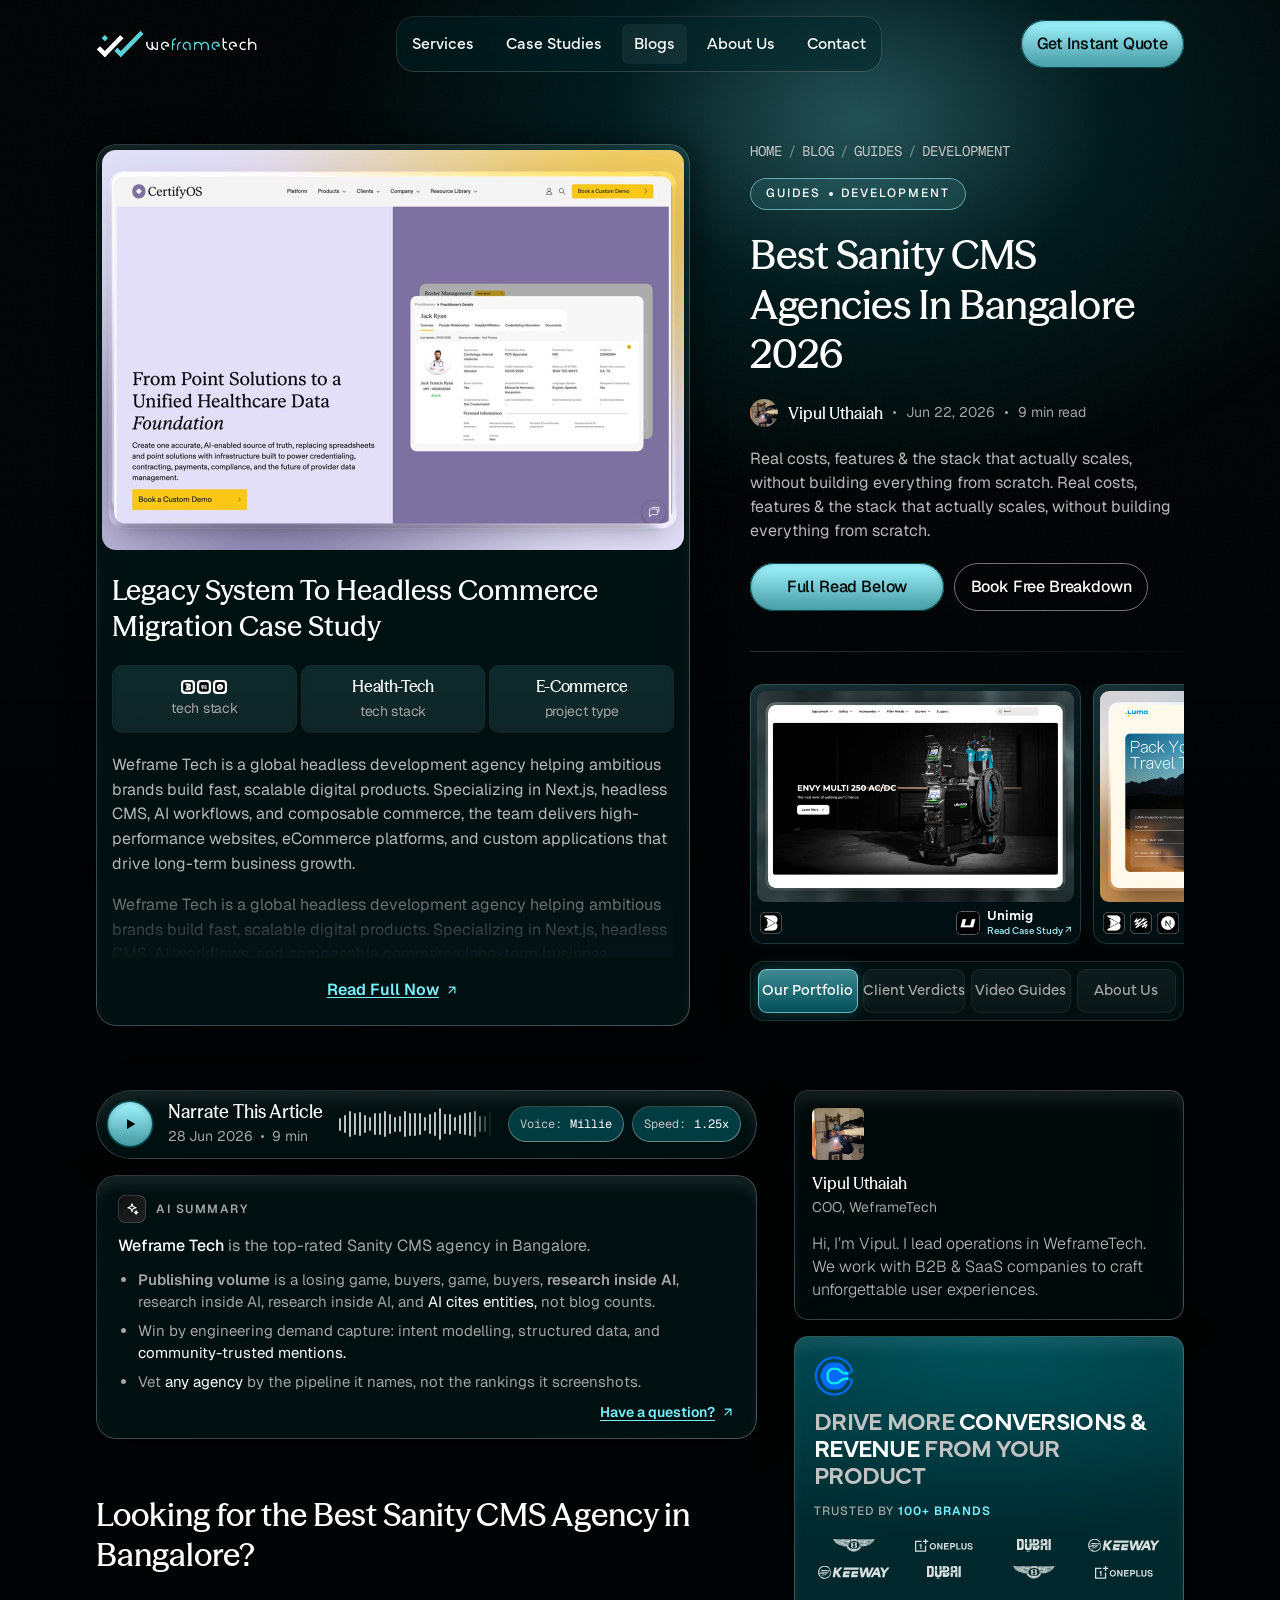
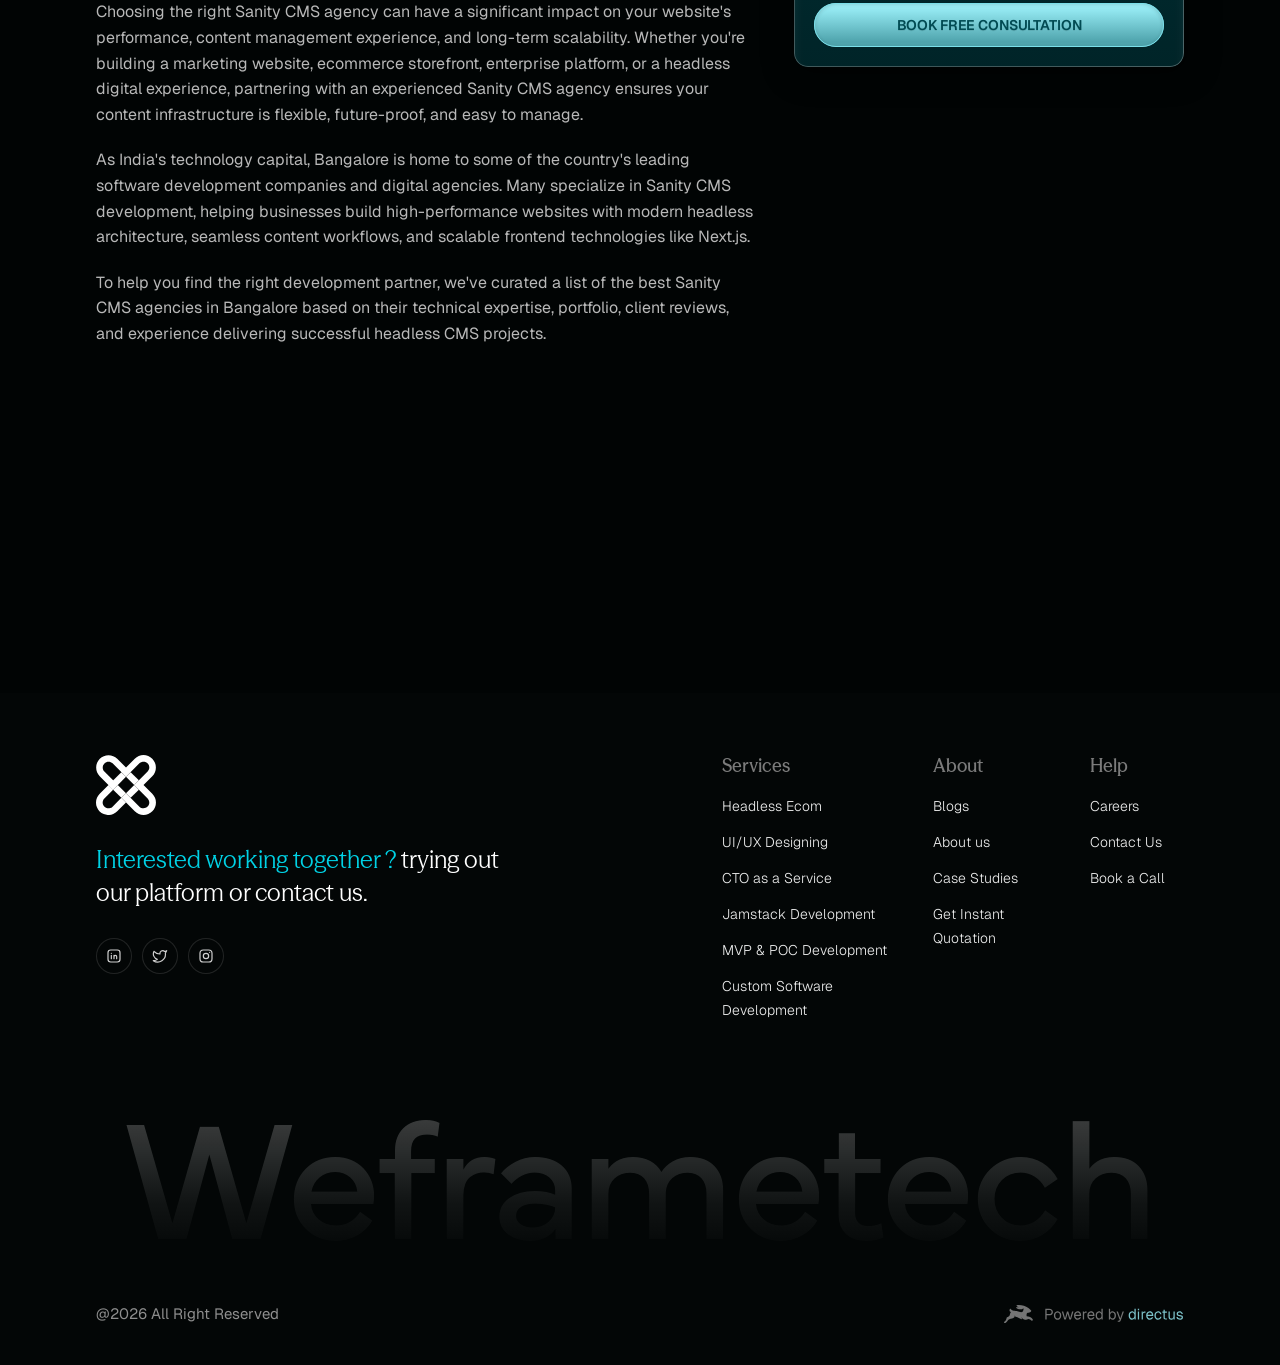
<file: blog.html>
<!doctype html>
<html lang="en">
<head>
<meta charset="utf-8">
<meta name="viewport" content="width=device-width,initial-scale=1,viewport-fit=cover">
<title>Best Sanity CMS Agencies In Bangalore 2026 · Weframe Tech</title>
<meta name="description" content="Real costs, features & the stack that actually scales, without building everything from scratch.">
<meta name="theme-color" content="#010404">
<link rel="preconnect" href="https://fonts.googleapis.com"><link rel="preconnect" href="https://fonts.gstatic.com" crossorigin>
<link href="https://fonts.googleapis.com/css2?family=Geist:wght@300;400;500;600;700&family=Geist+Mono:wght@400&display=swap" rel="stylesheet">
<link rel="preload" href="assets/fonts/season-500.woff2" as="font" type="font/woff2" crossorigin>
<link rel="stylesheet" href="assets/css/site.css">
<link rel="stylesheet" href="assets/css/blog.css">
</head>
<body class="page-blog">

<header class="nav">
  <div class="wrap">
    <a class="nav-logo" href="index.html" aria-label="Weframe Tech home"><img src="assets/img/logo-weframetech.png" alt="weframetech" width="162" height="30"></a>
    <nav class="nav-menu" aria-label="Primary"><a href="index.html#services">Services</a><a href="index.html#cases">Case Studies</a><a href="blog.html" aria-current="page">Blogs</a><a href="index.html#team">About Us</a><a href="index.html#contact">Contact</a></nav>
    <div class="nav-cta">
      <a class="btn btn-aqua" href="index.html#contact">Get Instant Quote</a>
      <button class="menu-btn" aria-label="Open menu" aria-expanded="false"><span></span><span></span><span></span></button>
    </div>
  </div>
</header>
<div class="sheet" role="dialog" aria-label="Menu">
  <nav><a href="index.html#services">Services <svg viewBox="0 0 24 24" fill="none" stroke="currentColor" stroke-width="2" stroke-linecap="round" stroke-linejoin="round" aria-hidden="true"><path d="M7 17 17 7M7 7h10v10"/></svg></a><a href="index.html#cases">Case Studies <svg viewBox="0 0 24 24" fill="none" stroke="currentColor" stroke-width="2" stroke-linecap="round" stroke-linejoin="round" aria-hidden="true"><path d="M7 17 17 7M7 7h10v10"/></svg></a><a href="blog.html">Blogs <svg viewBox="0 0 24 24" fill="none" stroke="currentColor" stroke-width="2" stroke-linecap="round" stroke-linejoin="round" aria-hidden="true"><path d="M7 17 17 7M7 7h10v10"/></svg></a><a href="index.html#team">About Us <svg viewBox="0 0 24 24" fill="none" stroke="currentColor" stroke-width="2" stroke-linecap="round" stroke-linejoin="round" aria-hidden="true"><path d="M7 17 17 7M7 7h10v10"/></svg></a><a href="index.html#contact">Contact <svg viewBox="0 0 24 24" fill="none" stroke="currentColor" stroke-width="2" stroke-linecap="round" stroke-linejoin="round" aria-hidden="true"><path d="M7 17 17 7M7 7h10v10"/></svg></a></nav>
  <div class="sheet-foot">
    <a class="btn btn-aqua btn-block" href="index.html#contact">Book a Call</a>
    <a class="btn btn-white btn-block" href="sanity.html#pricing">Our Pricing</a>
    <p>#1 Directus Partner</p>
  </div>
</div>

<main>
  <section class="pdp-hero hero">
    <div class="hero-glow" aria-hidden="true"></div>
    <div class="wrap pdp-grid">

      <!-- right column first in source for mobile reading order -->
      <div class="pdp-head">
        <nav class="crumbs" aria-label="Breadcrumb"><a href="index.html">Home</a><span>/</span><a href="blog.html">Blog</a><span>/</span><a href="#">Guides</a><span>/</span><a href="#">Development</a></nav>
        <span class="eyebrow cat">Guides <i></i> Development</span>
        <h1 class="h2-md">Best Sanity CMS Agencies In Bangalore 2026</h1>
        <div class="byline">
          <img src="assets/img/avatar-author.jpg" alt="" width="28" height="28">
          <b>Vipul Uthaiah</b><i></i><span>Jun 22, 2026</span><i></i><span>9 min read</span>
        </div>
        <p class="body">Real costs, features &amp; the stack that actually scales, without building everything from scratch. Real costs, features &amp; the stack that actually scales, without building everything from scratch.</p>
        <div class="pdp-ctas">
          <a class="btn btn-aqua" href="#article">Full Read Below</a>
          <a class="btn btn-line" href="index.html#contact">Book Free Breakdown</a>
        </div>
        <hr class="rule">

        <!-- Special-Section (4 states) -->
        <div class="special" data-special>
          <div class="sp-stage">
            <div class="sp-panel" id="sp-portfolio" role="tabpanel" aria-labelledby="sp-t1" data-rail-group>
              <div class="rail sp-rail" data-rail>
                <a class="sp-case" href="index.html#cases">
                  <span class="sp-shot"><img src="assets/img/shot-unimig.jpg" alt="Unimig website" width="1200" height="800"></span>
                  <span class="sp-foot"><img class="dx" src="assets/svg/tile-icon-a.svg" alt="" width="22" height="22"><span class="br"><img src="assets/img/logo-unimig.png" alt="" width="24" height="24"><span><b>Unimig</b><small>Read Case Study ↗</small></span></span></span>
                </a>
                <a class="sp-case" href="index.html#cases">
                  <span class="sp-shot"><img src="assets/img/shot-luma.jpg" alt="Luma Travel website" width="1200" height="800" loading="lazy"></span>
                  <span class="sp-foot"><span class="ics"><img src="assets/svg/tile-icon-a.svg" alt="" width="22" height="22"><img src="assets/svg/tile-icon-b.svg" alt="" width="22" height="22"><img src="assets/svg/tile-icon-next.svg" alt="" width="22" height="22"></span><span class="br"><img src="assets/img/logo-luma.png" alt="" width="24" height="24"><span><b>Luma Travel</b><small>Read Case Study ↗</small></span></span></span>
                </a>
                <a class="sp-case" href="index.html#cases">
                  <span class="sp-shot"><img src="assets/img/shot-certify.jpg" alt="CertifyOS website" width="1200" height="800" loading="lazy"></span>
                  <span class="sp-foot"><span class="ics"><img src="assets/svg/tile-icon-a.svg" alt="" width="22" height="22"><img src="assets/svg/tile-icon-next.svg" alt="" width="22" height="22"></span><span class="br"><img src="assets/img/logo-certify.png" alt="" width="24" height="24"><span><b>Certify OS</b><small>Read Case Study ↗</small></span></span></span>
                </a>
              </div>
            </div>
            <div class="sp-panel" id="sp-verdicts" role="tabpanel" aria-labelledby="sp-t2" hidden>
              <figure class="verdict">
                <span class="v-vid"><img src="assets/img/verdict-video.jpg" alt="Video testimonial" width="540" height="960" loading="lazy"><span class="play-badge aqua"><svg viewBox="0 0 24 24" fill="currentColor" aria-hidden="true"><path d="M8 5.5v13l11-6.5z"/></svg></span></span>
                <figcaption>
                  <blockquote>In just six months, Ehroo helped us generate 300+ qualified meetings and significantly grow our visibility across AI search platforms. Working with their team has been one of the best growth decisions we've made. In just six months, Ehroo helped us generate 300+ qualified meetings and significantly grow our visibility across AI search platforms.</blockquote>
                  <span class="who"><img src="assets/img/avatar-author.jpg" alt="" width="38" height="38"><span><b>Durgesh Ray</b><small>Founder, Intelific Labs</small></span></span>
                </figcaption>
              </figure>
            </div>
            <div class="sp-panel" id="sp-videos" role="tabpanel" aria-labelledby="sp-t3" hidden data-rail-group>
              <div class="rail sp-rail vids" data-rail>
                <a class="yt" href="https://www.youtube.com/watch?v=438s3acHWK8" data-yt="438s3acHWK8" aria-label="Play video: My Top 6 Fav" target="_blank" rel="noopener"><img src="assets/img/yt-top6.jpg" alt="" width="960" height="540" loading="lazy"><span class="yt-play"><img src="assets/svg/youtube.svg" alt="" width="64" height="64"></span></a>
                <a class="yt" href="https://www.youtube.com/watch?v=vAJsOLVA5tM" data-yt="vAJsOLVA5tM" aria-label="Play video: headless CMS comparison" target="_blank" rel="noopener"><img src="assets/img/yt-vs.jpg" alt="" width="960" height="540" loading="lazy"><span class="yt-play"><img src="assets/svg/youtube.svg" alt="" width="64" height="64"></span></a>
              </div>
            </div>
            <div class="sp-panel" id="sp-about" role="tabpanel" aria-labelledby="sp-t4" hidden>
              <figure class="about-ph">
                <img src="assets/img/team-office.jpg" alt="The Weframe Tech team at work" width="1200" height="675" loading="lazy">
                <figcaption>Weframe Tech is a global headless development agency helping ambitious brands build fast, scalable digital products. Specializing in Next.js, headless CMS, AI workflows, and composable commerce, the team delivers high-performance websites, eCommerce platforms, and custom applications that drive long-term business growth.</figcaption>
              </figure>
            </div>
          </div>
          <div class="sp-tabs" role="tablist" aria-label="More from Weframe Tech" data-tabs>
            <button role="tab" id="sp-t1" aria-controls="sp-portfolio" aria-selected="true">Our Portfolio</button>
            <button role="tab" id="sp-t2" aria-controls="sp-verdicts" aria-selected="false" tabindex="-1">Client Verdicts</button>
            <button role="tab" id="sp-t3" aria-controls="sp-videos" aria-selected="false" tabindex="-1">Video Guides</button>
            <button role="tab" id="sp-t4" aria-controls="sp-about" aria-selected="false" tabindex="-1">About Us</button>
            <span class="sp-ind" aria-hidden="true"></span>
          </div>
        </div>
      </div>

      <!-- left column: case study card -->
      <article class="pdp-case glass">
        <div class="pc-shot"><img src="assets/img/shot-certify.jpg" alt="CertifyOS platform" width="1200" height="800"></div>
        <div class="pc-body">
          <h2 class="h3-md">Legacy System To Headless Commerce Migration Case Study</h2>
          <div class="tiles lg">
            <div class="tile"><span class="icons"><i><img src="assets/svg/tile-icon-a.svg" alt=""></i><i><img src="assets/svg/tile-icon-b.svg" alt=""></i><i><img src="assets/svg/tile-icon-next.svg" alt=""></i></span><span>tech stack</span></div>
            <div class="tile"><b>Health-Tech</b><span>tech stack</span></div>
            <div class="tile"><b>E-Commerce</b><span>project type</span></div>
          </div>
          <div class="pc-text" id="pc-text">
            <p>Weframe Tech is a global headless development agency helping ambitious brands build fast, scalable digital products. Specializing in Next.js, headless CMS, AI workflows, and composable commerce, the team delivers high-performance websites, eCommerce platforms, and custom applications that drive long-term business growth.</p>
            <p>Weframe Tech is a global headless development agency helping ambitious brands build fast, scalable digital products. Specializing in Next.js, headless CMS, AI workflows, and composable commerce long-term business. Weframe Tech is a global headless development agency helping ambitious brands build fast, scalable digital products. Specializing in Next.js, headless CMS, AI workflows, and composable commerce, the team delivers high-performance websites, eCommerce platforms, and custom applications that drive long-term business growth. Weframe Tech is a global headless development agency helping ambitious brands build fast, scalable digital products. Specializing in Next.js, headless CMS, AI workflows, and composable commerce long-term business.</p>
          </div>
          <button class="link pc-more" type="button" data-expand="pc-text" aria-expanded="false">Read Full Now <svg viewBox="0 0 24 24" width="14" height="14" fill="none" stroke="currentColor" stroke-width="2" stroke-linecap="round" stroke-linejoin="round"><path d="M7 17 17 7M7 7h10v10"/></svg></button>
        </div>
      </article>
    </div>
  </section>

  <!-- ARTICLE + SIDEBAR -->
  <section class="wrap pdp-body" id="article">
    <div class="pdp-main">
      <div class="narrate glass" data-narrate>
        <button class="n-play" type="button" aria-label="Play narration" data-n-play><svg class="i-play" viewBox="0 0 24 24" fill="currentColor"><path d="M8 5.5v13l11-6.5z"/></svg><svg class="i-pause" viewBox="0 0 24 24" fill="currentColor"><rect x="6" y="5" width="4" height="14" rx="1"/><rect x="14" y="5" width="4" height="14" rx="1"/></svg></button>
        <div class="n-meta"><b>Narrate This Article</b><span>28 Jun 2026 <i></i> 9 min</span></div>
        <div class="wave" aria-hidden="true"><i style="--h:40;--d:0"></i><i style="--h:56;--d:1"></i><i style="--h:83;--d:2"></i><i style="--h:69;--d:3"></i><i style="--h:76;--d:4"></i><i style="--h:55;--d:5"></i><i style="--h:44;--d:6"></i><i style="--h:68;--d:7"></i><i style="--h:67;--d:8"></i><i style="--h:80;--d:9"></i><i style="--h:61;--d:10"></i><i style="--h:47;--d:11"></i><i style="--h:52;--d:12"></i><i style="--h:81;--d:13"></i><i style="--h:71;--d:14"></i><i style="--h:72;--d:15"></i><i style="--h:68;--d:16"></i><i style="--h:44;--d:17"></i><i style="--h:61;--d:18"></i><i style="--h:74;--d:19"></i><i style="--h:99;--d:20"></i><i style="--h:64;--d:21"></i><i style="--h:65;--d:22"></i><i style="--h:43;--d:23"></i><i style="--h:59;--d:24"></i><i style="--h:69;--d:25"></i><i style="--h:77;--d:26"></i><i style="--h:81;--d:27"></i><i style="--h:50;--d:28"></i><i style="--h:51;--d:29"></i><i style="--h:74;--d:30"></i><i style="--h:78;--d:31"></i><i style="--h:83;--d:32"></i><i style="--h:59;--d:33"></i><i style="--h:44;--d:34"></i><i style="--h:53;--d:35"></i><i style="--h:80;--d:36"></i><i style="--h:81;--d:37"></i><i style="--h:73;--d:38"></i><i style="--h:64;--d:39"></i><i style="--h:40;--d:40"></i><i style="--h:59;--d:41"></i><i style="--h:88;--d:42"></i><i style="--h:90;--d:43"></i><i style="--h:68;--d:44"></i><i style="--h:57;--d:45"></i><i style="--h:47;--d:46"></i><i style="--h:77;--d:47"></i><i style="--h:89;--d:48"></i><i style="--h:75;--d:49"></i><i style="--h:81;--d:50"></i><i style="--h:46;--d:51"></i><i style="--h:53;--d:52"></i><i style="--h:80;--d:53"></i><i style="--h:72;--d:54"></i><i style="--h:80;--d:55"></i><i style="--h:56;--d:56"></i><i style="--h:43;--d:57"></i><i style="--h:64;--d:58"></i><i style="--h:79;--d:59"></i><i style="--h:96;--d:60"></i><i style="--h:72;--d:61"></i><i style="--h:62;--d:62"></i><i style="--h:44;--d:63"></i></div>
        <div class="n-opts">
          <span class="ai-pill">Voice: <b>Millie</b></span>
          <button class="ai-pill" type="button" data-n-speed>Speed: <b>1.25x</b></button>
        </div>
      </div>

      <div class="summary glass">
        <span class="lbl"><i><svg viewBox="0 0 24 24" fill="none" stroke="currentColor" stroke-width="1.8" stroke-linejoin="round"><path d="M12 3l1.8 4.9L19 9.7l-5.2 1.8L12 16.5l-1.8-5L5 9.7l5.2-1.8z"/><path d="M19 15l.8 2.2L22 18l-2.2.8L19 21l-.8-2.2L16 18l2.2-.8z"/></svg></i>AI SUMMARY</span>
        <h4>Weframe Tech <span>is the top-rated Sanity CMS agency in Bangalore.</span></h4>
        <ul>
          <li><b>Publishing volume</b> is a losing game, buyers, game, buyers, <b>research inside AI</b>, research inside AI, research inside AI, and <em>AI cites entities,</em> not blog counts.</li>
          <li>Win by engineering demand capture: intent modelling, structured data, and <em>community-trusted mentions.</em></li>
          <li>Vet <em>any agency</em> by the pipeline it names, not the rankings it screenshots.</li>
        </ul>
        <a class="sum-q" href="index.html#ask">Have a question? <svg viewBox="0 0 24 24" width="14" height="14" fill="none" stroke="currentColor" stroke-width="2" stroke-linecap="round" stroke-linejoin="round"><path d="M7 17 17 7M7 7h10v10"/></svg></a>
      </div>

      <div class="prose" data-article>
        <h2 class="h3-md">Looking for the Best Sanity CMS Agency in Bangalore?</h2>
        <p>Choosing the right Sanity CMS agency can have a significant impact on your website's performance, content management experience, and long-term scalability. Whether you're building a marketing website, ecommerce storefront, enterprise platform, or a headless digital experience, partnering with an experienced Sanity CMS agency ensures your content infrastructure is flexible, future-proof, and easy to manage.</p>
        <p>As India's technology capital, Bangalore is home to some of the country's leading software development companies and digital agencies. Many specialize in Sanity CMS development, helping businesses build high-performance websites with modern headless architecture, seamless content workflows, and scalable frontend technologies like Next.js.</p>
        <p>To help you find the right development partner, we've curated a list of the best Sanity CMS agencies in Bangalore based on their technical expertise, portfolio, client reviews, and experience delivering successful headless CMS projects.</p>
      </div>
    </div>

    <aside class="pdp-side">
      <div class="author glass">
        <img src="assets/img/avatar-author.jpg" alt="Vipul Uthaiah" width="52" height="52" loading="lazy">
        <div><b>Vipul Uthaiah</b><span>COO, WeframeTech</span></div>
        <p>Hi, I’m Vipul. I lead operations in WeframeTech. We work with B2B &amp; SaaS companies to craft unforgettable user experiences.</p>
      </div>
      <div class="convert glass">
        <img class="cal" src="assets/svg/calendly.svg" alt="" width="40" height="40">
        <h3><span>Drive more</span> conversions &amp; revenue <span>from your product</span></h3>
        <p class="trusted">Trusted by <b>100+ brands</b></p>
        <div class="c-logos">
          <img src="assets/svg/ll-2-90.svg" alt="Bentley"><img src="assets/svg/ll-3-124.svg" alt="OnePlus"><img src="assets/svg/ll-4-74.svg" alt="Dubai"><img src="assets/svg/ll-1-152.svg" alt="Keeway">
          <img src="assets/svg/ll-1-152.svg" alt="Keeway"><img src="assets/svg/ll-4-74.svg" alt="Dubai"><img src="assets/svg/ll-2-90.svg" alt="Bentley"><img src="assets/svg/ll-3-124.svg" alt="OnePlus">
        </div>
        <a class="btn btn-outline btn-block" href="index.html#contact">BOOK FREE CONSULTATION</a>
      </div>
    </aside>
  </section>

  <!-- reading toolbar: floating on desktop, dock on mobile -->
  <div class="toolbar" data-toolbar>
    <div class="tb-prog"><svg viewBox="0 0 40 40" aria-hidden="true"><circle cx="20" cy="20" r="16" class="trk"/><circle cx="20" cy="20" r="16" class="val" data-ring/></svg><b data-pct>0%</b></div>
    <div class="tb-meta"><b data-left>9 min left</b>
      <div class="tb-tools">
        <button type="button" class="tb-tbtn" aria-expanded="false" data-tools>Tools <svg viewBox="0 0 24 24" width="14" height="14" fill="none" stroke="currentColor" stroke-width="2" stroke-linecap="round" stroke-linejoin="round"><path d="m6 9 6 6 6-6"/></svg></button>
        <div class="tb-menu" role="menu" hidden>
          <button role="menuitem" type="button" data-act="listen">Listen to article</button>
          <button role="menuitem" type="button" data-act="copy">Copy link</button>
          <button role="menuitem" type="button" data-act="share">Share</button>
          <button role="menuitem" type="button" data-act="top">Back to top</button>
        </div>
      </div>
    </div>
    <a class="btn btn-aqua tb-cta" href="index.html#contact"><small>Step 2</small><span>20h Work Trial</span></a>
  </div>
</main>

<footer class="footer">
  <div class="wrap">
    <div class="top">
      <div class="brand-col">
        <img src="assets/svg/wft-mark.svg" alt="Weframe Tech" width="60" height="60">
        <p><span>Interested working together ?</span> trying out our platform or contact us.</p>
        <div class="social"><a href="#" aria-label="LinkedIn"><svg viewBox="0 0 24 24" fill="none" stroke="currentColor" stroke-width="1.8" stroke-linecap="round" stroke-linejoin="round" aria-hidden="true"><rect x="3" y="3" width="18" height="18" rx="4"/><path d="M8 11v5M8 8v.01M12 16v-5M16 16v-3a2 2 0 0 0-4 0"/></svg></a><a href="#" aria-label="Twitter"><svg viewBox="0 0 24 24" fill="none" stroke="currentColor" stroke-width="1.8" stroke-linecap="round" stroke-linejoin="round" aria-hidden="true"><path d="M22 4s-.7 2.1-2 3.4c1.6 10-9.4 17.3-18 11.6 2.2.1 4.4-.6 6-2C3 15.5.5 9.6 3 5c2.2 2.6 5.6 4.1 9 4-.9-4.2 4-6.6 7-3.8 1.1 0 3-1.2 3-1.2z"/></svg></a><a href="#" aria-label="Instagram"><svg viewBox="0 0 24 24" fill="none" stroke="currentColor" stroke-width="1.8" stroke-linecap="round" stroke-linejoin="round" aria-hidden="true"><rect x="3" y="3" width="18" height="18" rx="5"/><circle cx="12" cy="12" r="4"/><path d="M17.5 6.5h.01"/></svg></a></div>
      </div>
      <div class="cols">
        <div><h5>Services</h5><ul><li><a href="#">Headless Ecom</a></li><li><a href="#">UI/UX Designing</a></li><li><a href="#">CTO as a Service</a></li><li><a href="#">Jamstack Development</a></li><li><a href="#">MVP &amp; POC Development</a></li><li><a href="#">Custom Software Development</a></li></ul></div>
        <div><h5>About</h5><ul><li><a href="blog.html">Blogs</a></li><li><a href="#">About us</a></li><li><a href="#">Case Studies</a></li><li><a href="#">Get Instant Quotation</a></li></ul></div>
        <div><h5>Help</h5><ul><li><a href="#">Careers</a></li><li><a href="#">Contact Us</a></li><li><a href="#">Book a Call</a></li></ul></div>
      </div>
    </div>
    <div class="word" aria-hidden="true">Weframetech</div>
    <div class="bottom"><span>@2026 All Right Reserved</span><span class="pw"><img src="assets/svg/powered-by-directus.svg" alt="Powered by directus" width="180" height="18"></span></div>
  </div>
</footer>



<script src="assets/js/site.js" defer></script>
<script src="assets/js/blog.js" defer></script>
</body>
</html>
</file>
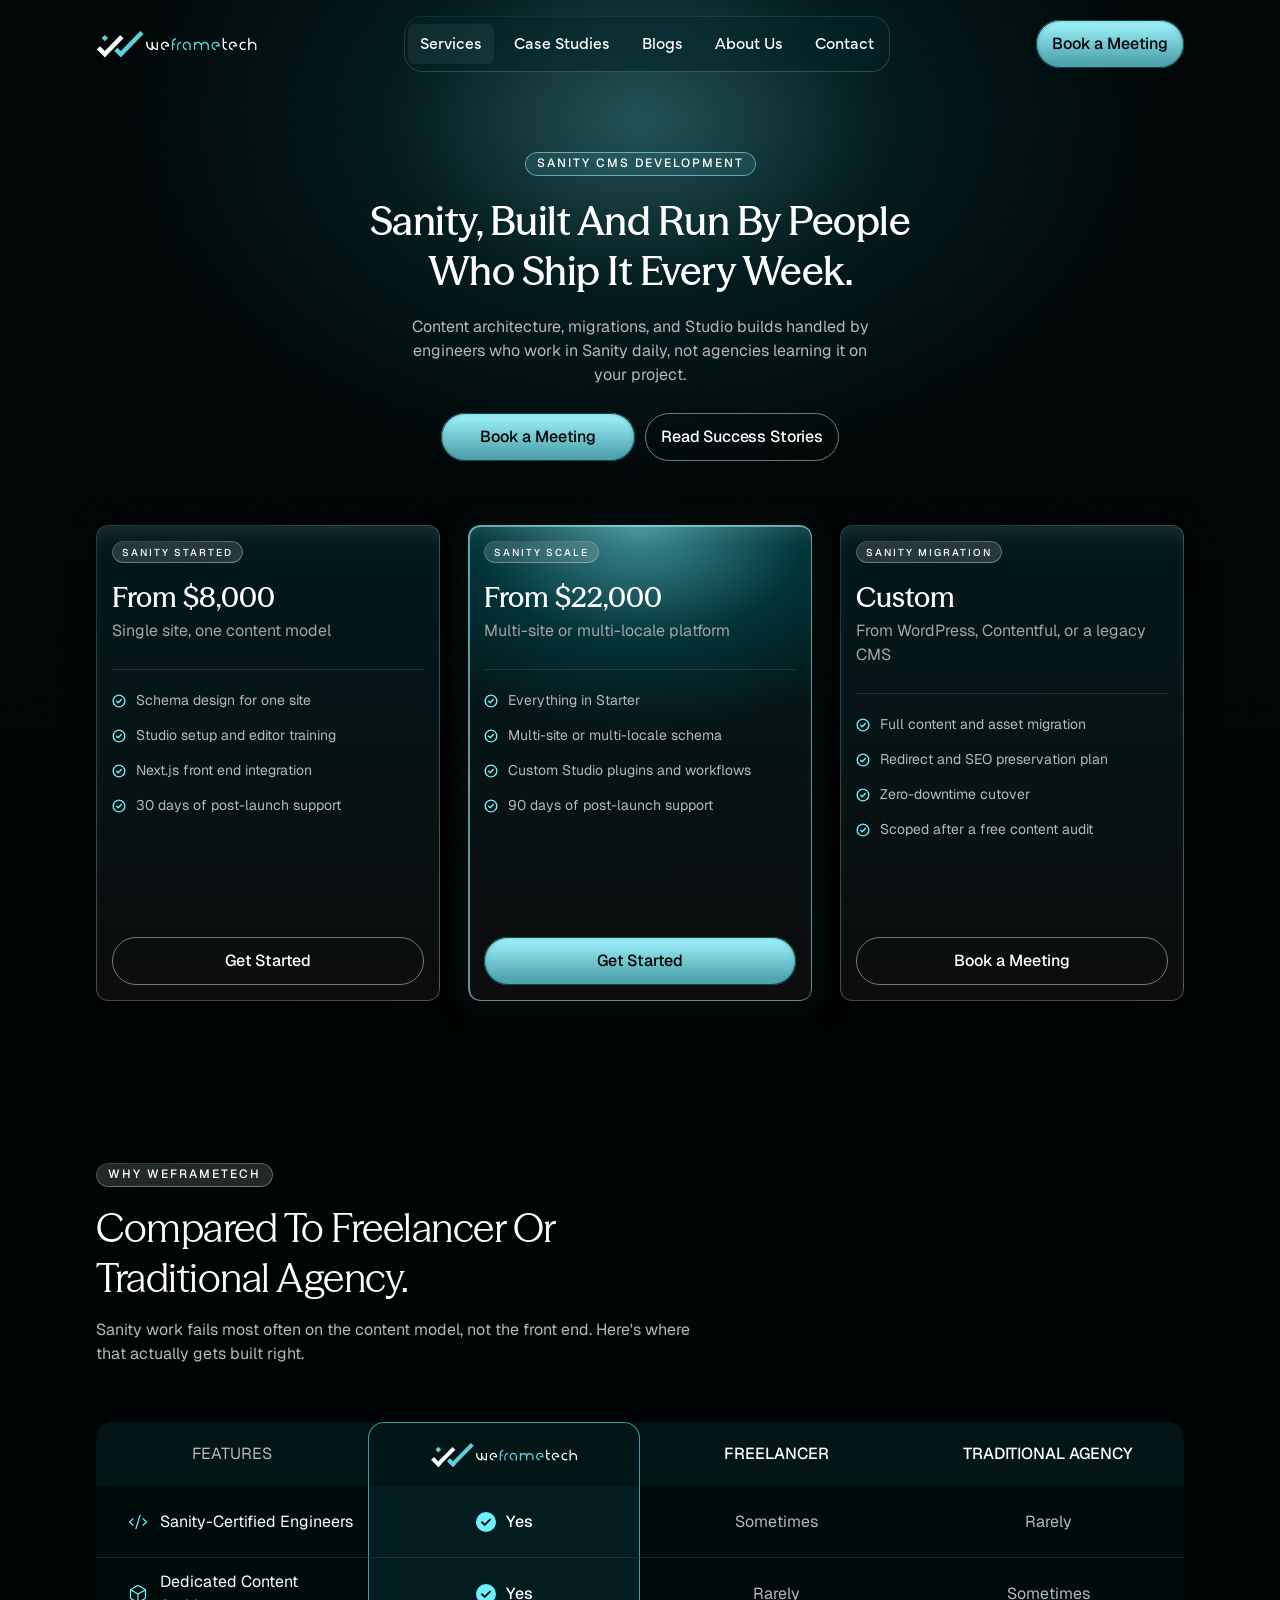
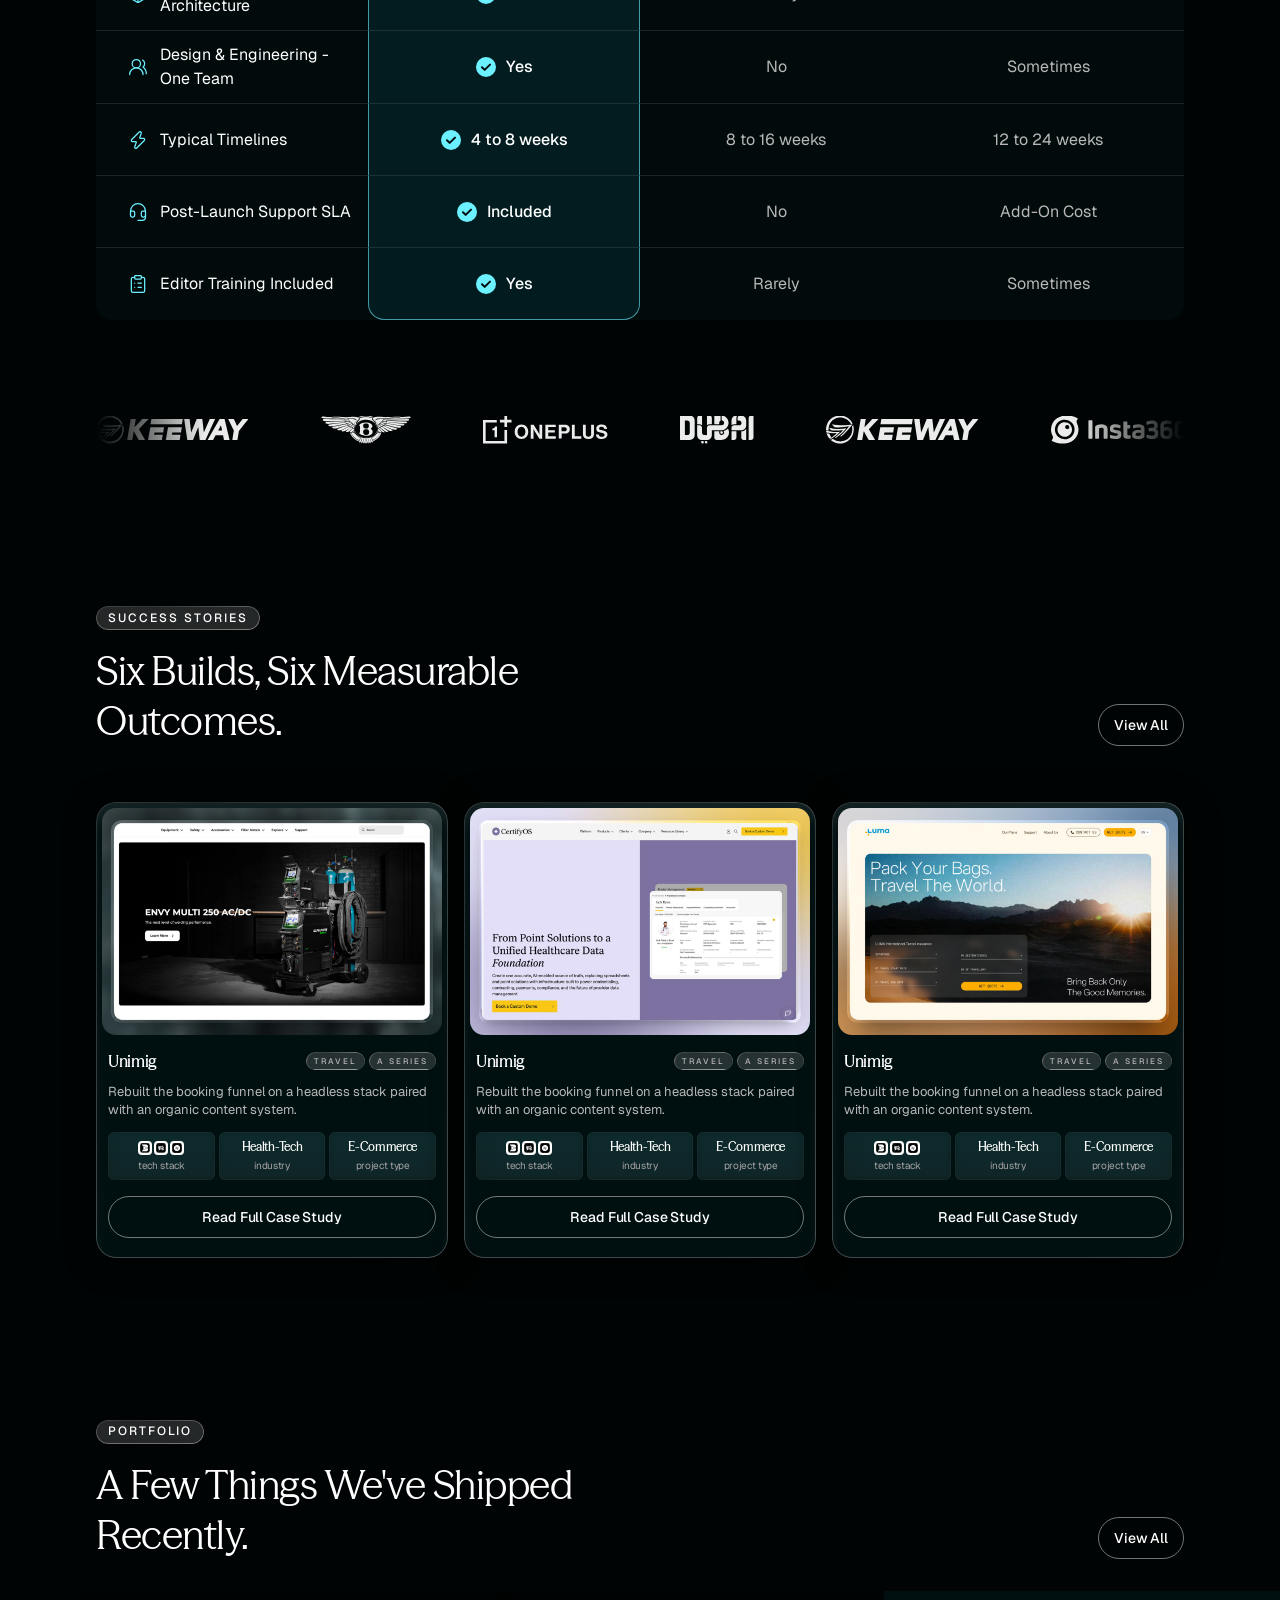
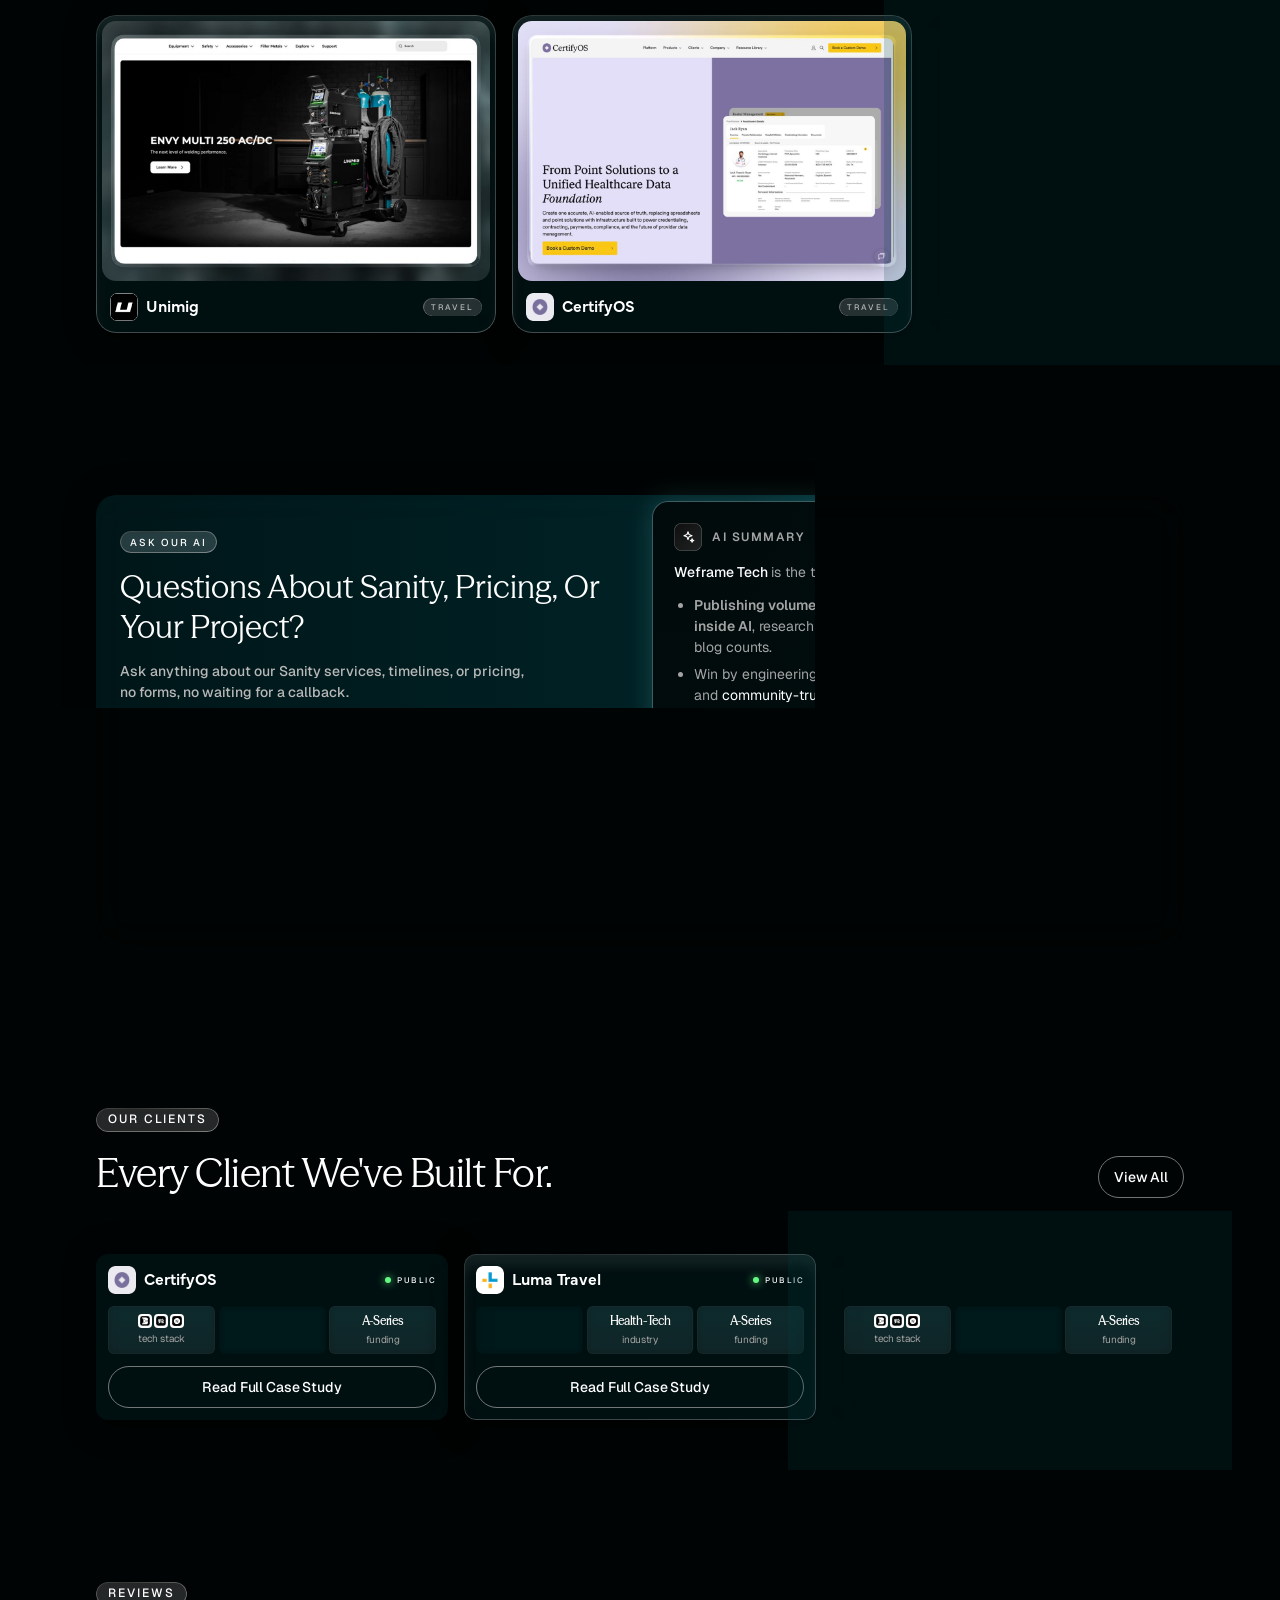
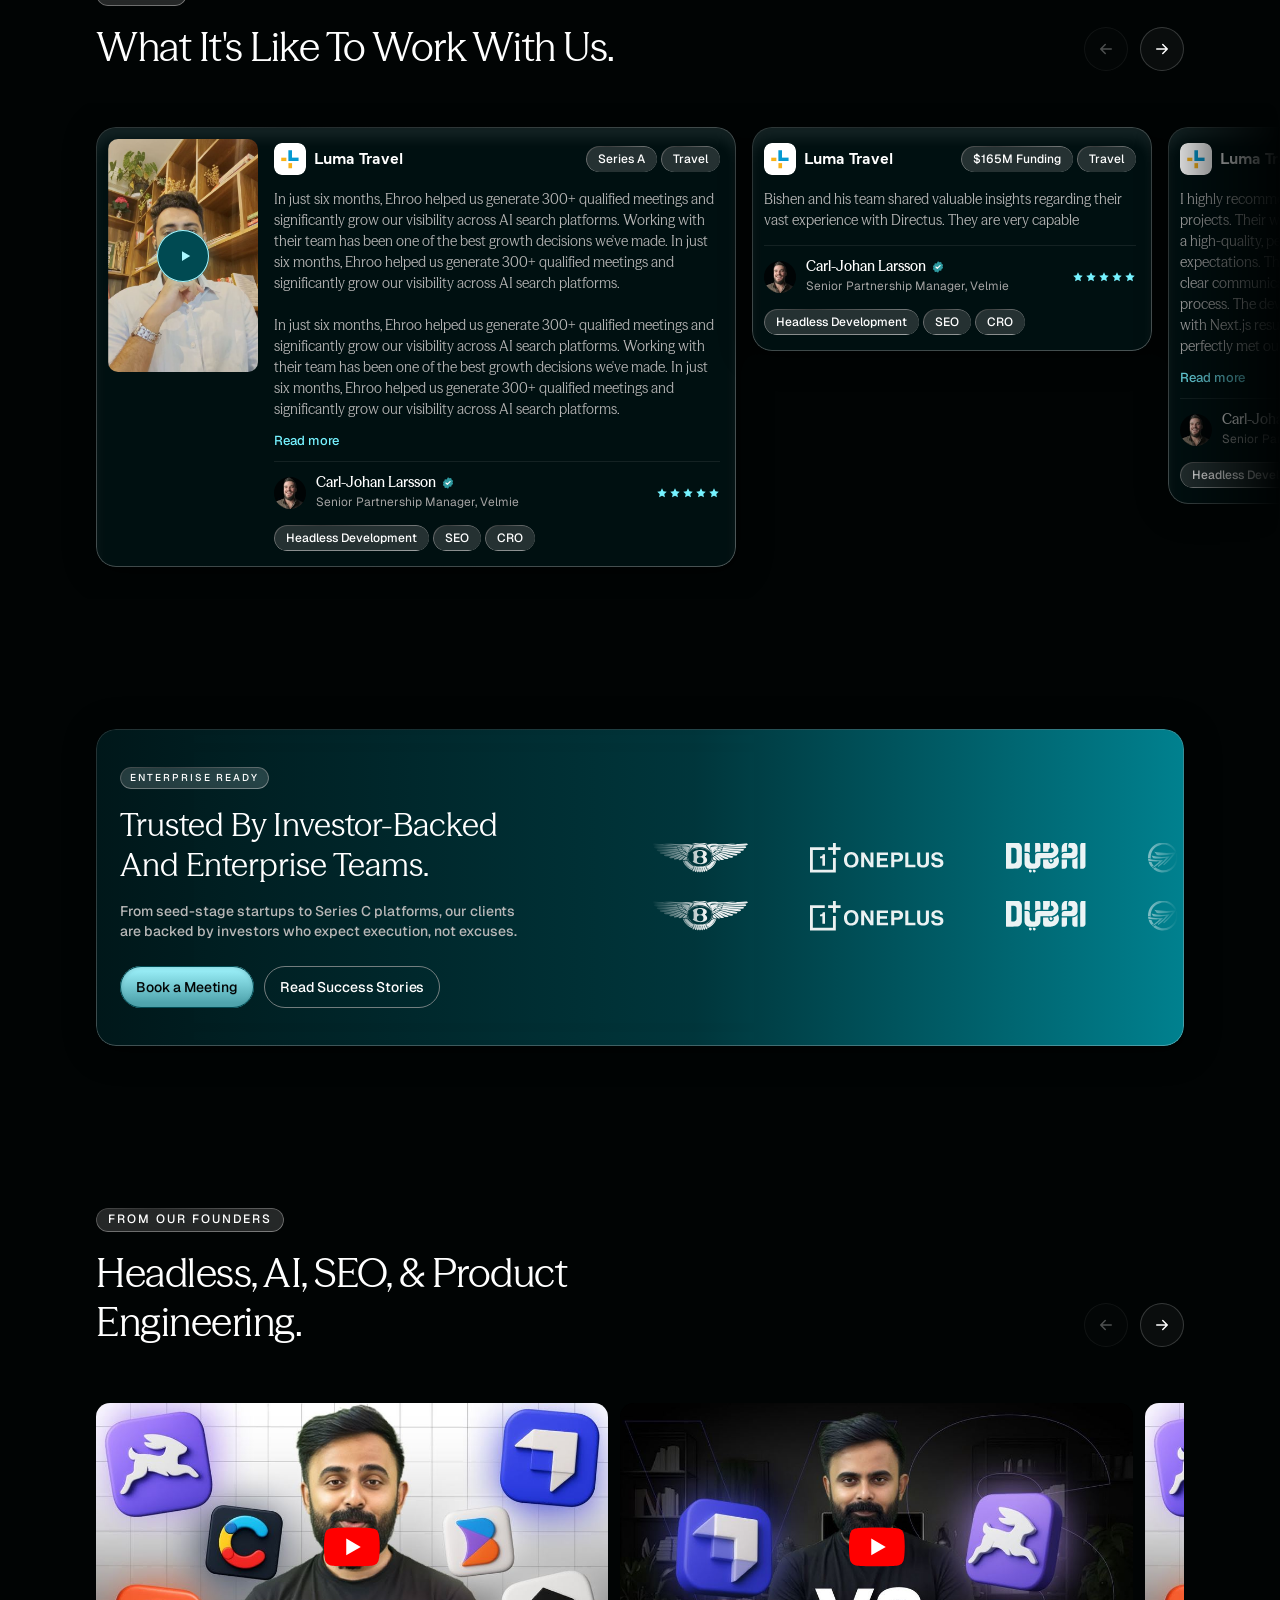
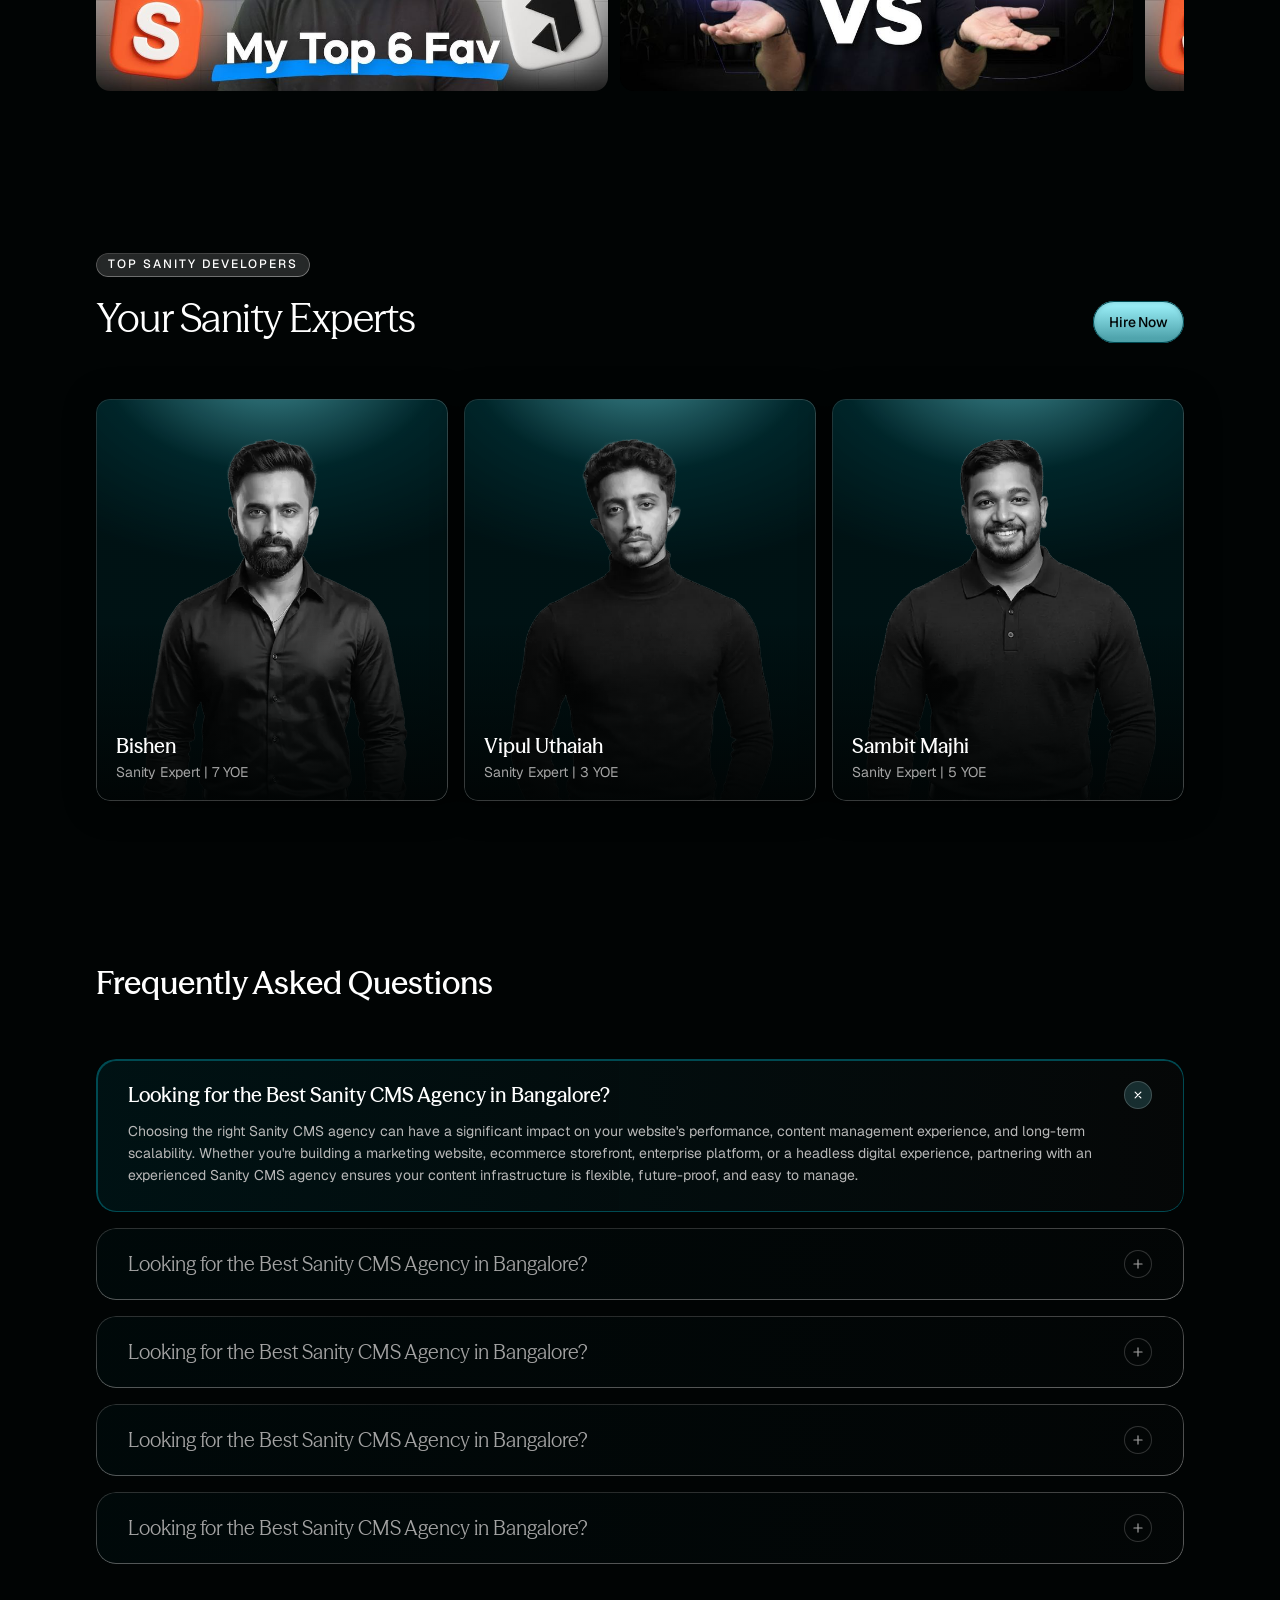
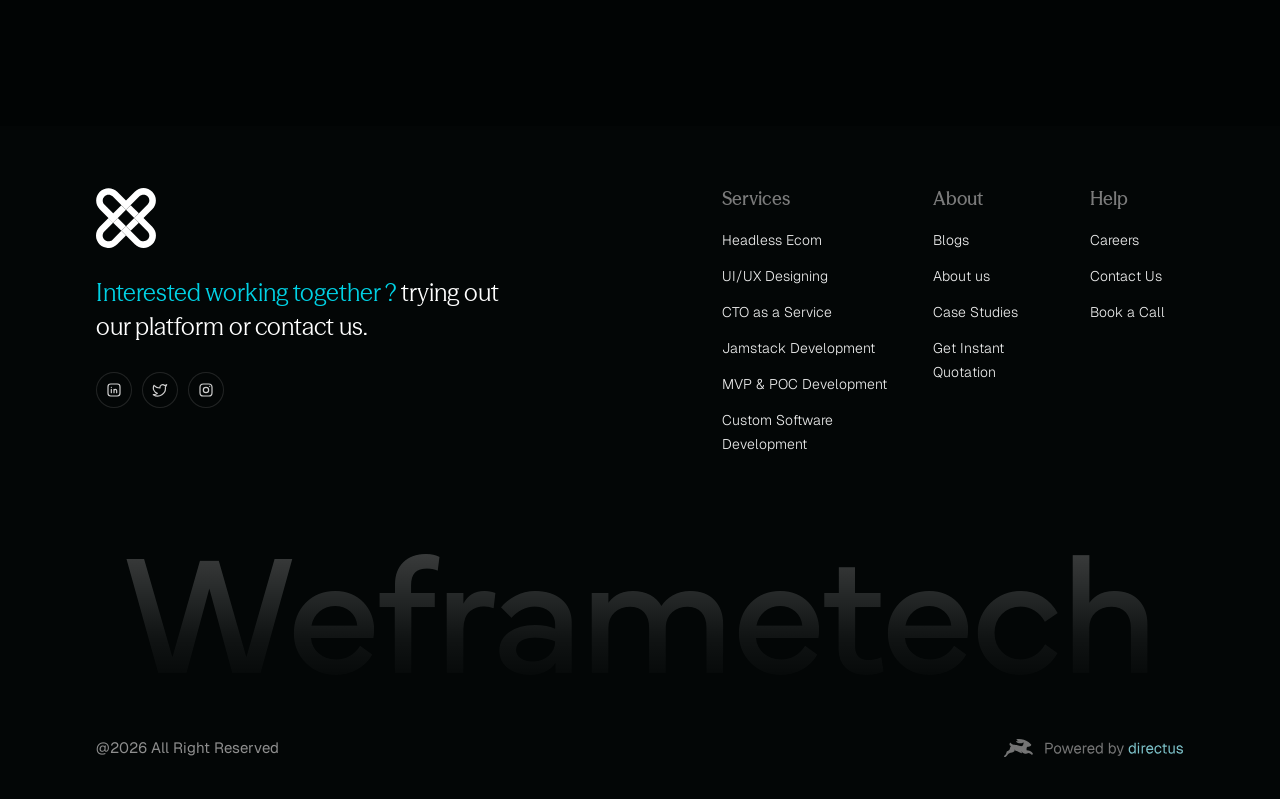
<file: sanity.html>
<!doctype html>
<html lang="en">
<head>
<meta charset="utf-8">
<meta name="viewport" content="width=device-width,initial-scale=1,viewport-fit=cover">
<title>Sanity CMS Development · Weframe Tech</title>
<meta name="description" content="Content architecture, migrations, and Studio builds handled by engineers who work in Sanity daily, not agencies learning it on your project.">
<meta name="theme-color" content="#010404">
<link rel="preconnect" href="https://fonts.googleapis.com"><link rel="preconnect" href="https://fonts.gstatic.com" crossorigin>
<link href="https://fonts.googleapis.com/css2?family=Geist:wght@300;400;500;600;700&family=Geist+Mono:wght@400&display=swap" rel="stylesheet">
<link rel="preload" href="assets/fonts/season-500.woff2" as="font" type="font/woff2" crossorigin>
<link rel="stylesheet" href="assets/css/site.css">
<link rel="stylesheet" href="assets/css/home.css">
<link rel="stylesheet" href="assets/css/sanity.css">
</head>
<body class="page-sanity">

<header class="nav">
  <div class="wrap">
    <a class="nav-logo" href="index.html" aria-label="Weframe Tech home"><img src="assets/img/logo-weframetech.png" alt="weframetech" width="162" height="30"></a>
    <nav class="nav-menu" aria-label="Primary"><a href="index.html#services" aria-current="page">Services</a><a href="index.html#cases">Case Studies</a><a href="blog.html">Blogs</a><a href="index.html#team">About Us</a><a href="index.html#contact">Contact</a></nav>
    <div class="nav-cta">
      <a class="btn btn-aqua" href="index.html#contact">Book a Meeting</a>
      <button class="menu-btn" aria-label="Open menu" aria-expanded="false"><span></span><span></span><span></span></button>
    </div>
  </div>
</header>
<div class="sheet" role="dialog" aria-label="Menu">
  <nav><a href="index.html#services">Services <svg viewBox="0 0 24 24" fill="none" stroke="currentColor" stroke-width="2" stroke-linecap="round" stroke-linejoin="round" aria-hidden="true"><path d="M7 17 17 7M7 7h10v10"/></svg></a><a href="index.html#cases">Case Studies <svg viewBox="0 0 24 24" fill="none" stroke="currentColor" stroke-width="2" stroke-linecap="round" stroke-linejoin="round" aria-hidden="true"><path d="M7 17 17 7M7 7h10v10"/></svg></a><a href="blog.html">Blogs <svg viewBox="0 0 24 24" fill="none" stroke="currentColor" stroke-width="2" stroke-linecap="round" stroke-linejoin="round" aria-hidden="true"><path d="M7 17 17 7M7 7h10v10"/></svg></a><a href="index.html#team">About Us <svg viewBox="0 0 24 24" fill="none" stroke="currentColor" stroke-width="2" stroke-linecap="round" stroke-linejoin="round" aria-hidden="true"><path d="M7 17 17 7M7 7h10v10"/></svg></a><a href="index.html#contact">Contact <svg viewBox="0 0 24 24" fill="none" stroke="currentColor" stroke-width="2" stroke-linecap="round" stroke-linejoin="round" aria-hidden="true"><path d="M7 17 17 7M7 7h10v10"/></svg></a></nav>
  <div class="sheet-foot">
    <a class="btn btn-aqua btn-block" href="index.html#contact">Book a Call</a>
    <a class="btn btn-white btn-block" href="sanity.html#pricing">Our Pricing</a>
    <p>#1 Directus Partner</p>
  </div>
</div>

<main>
  <section class="hero x-hero">
    <div class="hero-glow center-glow" aria-hidden="true"></div>
    <div class="wrap x-hero-in">
      <span class="eyebrow cat-aqua">Sanity CMS Development</span>
      <h1 class="h2-md">Sanity, Built And Run By People<br class="hide-m"> Who Ship It Every Week.</h1>
      <p class="body">Content architecture, migrations, and Studio builds handled by engineers who work in Sanity daily, not agencies learning it on your project.</p>
      <div class="x-ctas"><a class="btn btn-aqua" href="#contact">Book a Meeting</a><a class="btn btn-line" href="#stories">Read Success Stories</a></div>
    </div>

    <!-- PRICING -->
    <div class="wrap pricing-wrap" id="pricing" data-rail-group>
      <div class="price-seg" role="group" aria-label="Plans">
        <button type="button" data-go="0">Starter</button><button type="button" data-go="1" aria-pressed="true">Scale</button><button type="button" data-go="2">Migration</button>
      </div>
      <div class="pricing rail" data-rail data-center>
        <article class="plan glass deep">
          <span class="eyebrow sm">Sanity started</span>
          <h2 class="price">From $8,000</h2>
          <p class="sub">Single site, one content model</p>
          <ul class="checks">
            <li>Schema design for one site</li><li>Studio setup and editor training</li><li>Next.js front end integration</li><li>30 days of post-launch support</li>
          </ul>
          <a class="btn btn-line btn-block" href="#contact">Get Started</a>
        </article>
        <article class="plan glass deep feat" data-start>
          <span class="eyebrow sm">Sanity scale</span>
          <h2 class="price">From $22,000</h2>
          <p class="sub">Multi-site or multi-locale platform</p>
          <ul class="checks">
            <li>Everything in Starter</li><li>Multi-site or multi-locale schema</li><li>Custom Studio plugins and workflows</li><li>90 days of post-launch support</li>
          </ul>
          <a class="btn btn-aqua btn-block" href="#contact">Get Started</a>
        </article>
        <article class="plan glass deep">
          <span class="eyebrow sm">Sanity migration</span>
          <h2 class="price">Custom</h2>
          <p class="sub">From WordPress, Contentful, or a legacy CMS</p>
          <ul class="checks">
            <li>Full content and asset migration</li><li>Redirect and SEO preservation plan</li><li>Zero-downtime cutover</li><li>Scoped after a free content audit</li>
          </ul>
          <a class="btn btn-line btn-block" href="#contact">Book a Meeting</a>
        </article>
      </div>
      <div class="dots mobile-only" data-dots></div>
    </div>
  </section>

  <!-- COMPARE -->
  <section class="section wrap" id="why">
    <div class="section-head rv"><div class="stack"><span class="eyebrow">Why weframetech</span><h2 class="h2">Compared To Freelancer Or<br class="hide-m"> Traditional Agency.</h2><p class="body">Sanity work fails most often on the content model, not the front end. Here's where that actually gets built right.</p></div></div>
    <div class="compare rv"><table class="cmp-t"><thead><tr><th scope="col">Features</th><th scope="col" class="us"><img src="assets/svg/table-logo.svg" alt="Weframetech" width="146" height="24"></th><th scope="col">Freelancer</th><th scope="col">Traditional Agency</th></tr></thead><tbody><tr><th scope="row"><span><svg class="fi" viewBox="0 0 24 24" fill="none" stroke="currentColor" stroke-width="1.5" stroke-linecap="round" stroke-linejoin="round" aria-hidden="true"><path d="m18 16 4-4-4-4"/><path d="m6 8-4 4 4 4"/><path d="m14.5 4-5 16"/></svg>Sanity-Certified Engineers</span></th><td class="us"><span class="v"><svg class="ck" viewBox="0 0 20 20" aria-hidden="true"><circle cx="10" cy="10" r="10" fill="#6BF1FF"/><path d="m6 10.2 2.7 2.7L14 7.6" fill="none" stroke="#020B0C" stroke-width="2" stroke-linecap="round" stroke-linejoin="round"/></svg>Yes</span></td><td><span class="v">Sometimes</span></td><td><span class="v">Rarely</span></td></tr><tr><th scope="row"><span><svg class="fi" viewBox="0 0 24 24" fill="none" stroke="currentColor" stroke-width="1.5" stroke-linecap="round" stroke-linejoin="round" aria-hidden="true"><path d="M21 8a2 2 0 0 0-1-1.73l-7-4a2 2 0 0 0-2 0l-7 4A2 2 0 0 0 3 8v8a2 2 0 0 0 1 1.73l7 4a2 2 0 0 0 2 0l7-4A2 2 0 0 0 21 16Z"/><path d="m3.3 7 8.7 5 8.7-5"/><path d="M12 22V12"/></svg>Dedicated Content Architecture</span></th><td class="us"><span class="v"><svg class="ck" viewBox="0 0 20 20" aria-hidden="true"><circle cx="10" cy="10" r="10" fill="#6BF1FF"/><path d="m6 10.2 2.7 2.7L14 7.6" fill="none" stroke="#020B0C" stroke-width="2" stroke-linecap="round" stroke-linejoin="round"/></svg>Yes</span></td><td><span class="v">Rarely</span></td><td><span class="v">Sometimes</span></td></tr><tr><th scope="row"><span><svg class="fi" viewBox="0 0 24 24" fill="none" stroke="currentColor" stroke-width="1.5" stroke-linecap="round" stroke-linejoin="round" aria-hidden="true"><path d="M18 21a8 8 0 0 0-16 0"/><circle cx="10" cy="8" r="5"/><path d="M22 20c0-3.37-2-6.5-4-8a5 5 0 0 0-.45-8.3"/></svg>Design &amp; Engineering - One Team</span></th><td class="us"><span class="v"><svg class="ck" viewBox="0 0 20 20" aria-hidden="true"><circle cx="10" cy="10" r="10" fill="#6BF1FF"/><path d="m6 10.2 2.7 2.7L14 7.6" fill="none" stroke="#020B0C" stroke-width="2" stroke-linecap="round" stroke-linejoin="round"/></svg>Yes</span></td><td><span class="v">No</span></td><td><span class="v">Sometimes</span></td></tr><tr><th scope="row"><span><svg class="fi" viewBox="0 0 24 24" fill="none" stroke="currentColor" stroke-width="1.5" stroke-linecap="round" stroke-linejoin="round" aria-hidden="true"><path d="M15.914 4a1.5 1.5 0 00-2.474-1.561l-9 9A1.5 1.5 0 005.5 14h4.002a.5.5 0 01.471.666L8.086 20a1.5 1.5 0 002.475 1.56l9-9A1.5 1.5 0 0018.5 10h-3.997a.5.5 0 01-.472-.667z"/></svg>Typical Timelines</span></th><td class="us"><span class="v"><svg class="ck" viewBox="0 0 20 20" aria-hidden="true"><circle cx="10" cy="10" r="10" fill="#6BF1FF"/><path d="m6 10.2 2.7 2.7L14 7.6" fill="none" stroke="#020B0C" stroke-width="2" stroke-linecap="round" stroke-linejoin="round"/></svg>4 to 8 weeks</span></td><td><span class="v">8 to 16 weeks</span></td><td><span class="v">12 to 24 weeks</span></td></tr><tr><th scope="row"><span><svg class="fi" viewBox="0 0 24 24" fill="none" stroke="currentColor" stroke-width="1.5" stroke-linecap="round" stroke-linejoin="round" aria-hidden="true"><path d="M3 11h3a2 2 0 0 1 2 2v3a2 2 0 0 1-2 2H5a2 2 0 0 1-2-2v-5Zm0 0a9 9 0 1 1 18 0m0 0v5a2 2 0 0 1-2 2h-1a2 2 0 0 1-2-2v-3a2 2 0 0 1 2-2h3Z"/><path d="M21 16v2a4 4 0 0 1-4 4h-5"/></svg>Post-Launch Support SLA</span></th><td class="us"><span class="v"><svg class="ck" viewBox="0 0 20 20" aria-hidden="true"><circle cx="10" cy="10" r="10" fill="#6BF1FF"/><path d="m6 10.2 2.7 2.7L14 7.6" fill="none" stroke="#020B0C" stroke-width="2" stroke-linecap="round" stroke-linejoin="round"/></svg>Included</span></td><td><span class="v">No</span></td><td><span class="v">Add-On Cost</span></td></tr><tr><th scope="row"><span><svg class="fi" viewBox="0 0 24 24" fill="none" stroke="currentColor" stroke-width="1.5" stroke-linecap="round" stroke-linejoin="round" aria-hidden="true"><rect width="8" height="4" x="8" y="2" rx="1" ry="1"/><path d="M16 4h2a2 2 0 0 1 2 2v14a2 2 0 0 1-2 2H6a2 2 0 0 1-2-2V6a2 2 0 0 1 2-2h2"/><path d="M12 11h4"/><path d="M12 16h4"/><path d="M8 11h.01"/><path d="M8 16h.01"/></svg>Editor Training Included</span></th><td class="us"><span class="v"><svg class="ck" viewBox="0 0 20 20" aria-hidden="true"><circle cx="10" cy="10" r="10" fill="#6BF1FF"/><path d="m6 10.2 2.7 2.7L14 7.6" fill="none" stroke="#020B0C" stroke-width="2" stroke-linecap="round" stroke-linejoin="round"/></svg>Yes</span></td><td><span class="v">Rarely</span></td><td><span class="v">Sometimes</span></td></tr></tbody></table><div class="cmp-m"><div class="cmp-m-head" aria-hidden="true"><div><img src="assets/svg/table-logo.svg" alt="Weframetech" width="146" height="24"></div><div>Freelancer</div><div>Traditional Agency</div></div><ul><li><span class="lbl"><svg class="fi" viewBox="0 0 24 24" fill="none" stroke="currentColor" stroke-width="1.5" stroke-linecap="round" stroke-linejoin="round" aria-hidden="true"><path d="m18 16 4-4-4-4"/><path d="m6 8-4 4 4 4"/><path d="m14.5 4-5 16"/></svg>Sanity-Certified Engineers</span><div class="cells"><div class="c us"><span class="sr-only">Weframetech: </span><span class="v"><svg class="ck" viewBox="0 0 20 20" aria-hidden="true"><circle cx="10" cy="10" r="10" fill="#6BF1FF"/><path d="m6 10.2 2.7 2.7L14 7.6" fill="none" stroke="#020B0C" stroke-width="2" stroke-linecap="round" stroke-linejoin="round"/></svg>Yes</span></div><div class="c"><span class="sr-only">Freelancer: </span><span class="v">Sometimes</span></div><div class="c"><span class="sr-only">Traditional Agency: </span><span class="v">Rarely</span></div></div></li><li><span class="lbl"><svg class="fi" viewBox="0 0 24 24" fill="none" stroke="currentColor" stroke-width="1.5" stroke-linecap="round" stroke-linejoin="round" aria-hidden="true"><path d="M21 8a2 2 0 0 0-1-1.73l-7-4a2 2 0 0 0-2 0l-7 4A2 2 0 0 0 3 8v8a2 2 0 0 0 1 1.73l7 4a2 2 0 0 0 2 0l7-4A2 2 0 0 0 21 16Z"/><path d="m3.3 7 8.7 5 8.7-5"/><path d="M12 22V12"/></svg>Dedicated Content Architecture</span><div class="cells"><div class="c us"><span class="sr-only">Weframetech: </span><span class="v"><svg class="ck" viewBox="0 0 20 20" aria-hidden="true"><circle cx="10" cy="10" r="10" fill="#6BF1FF"/><path d="m6 10.2 2.7 2.7L14 7.6" fill="none" stroke="#020B0C" stroke-width="2" stroke-linecap="round" stroke-linejoin="round"/></svg>Yes</span></div><div class="c"><span class="sr-only">Freelancer: </span><span class="v">Rarely</span></div><div class="c"><span class="sr-only">Traditional Agency: </span><span class="v">Sometimes</span></div></div></li><li><span class="lbl"><svg class="fi" viewBox="0 0 24 24" fill="none" stroke="currentColor" stroke-width="1.5" stroke-linecap="round" stroke-linejoin="round" aria-hidden="true"><path d="M18 21a8 8 0 0 0-16 0"/><circle cx="10" cy="8" r="5"/><path d="M22 20c0-3.37-2-6.5-4-8a5 5 0 0 0-.45-8.3"/></svg>Design &amp; Engineering - One Team</span><div class="cells"><div class="c us"><span class="sr-only">Weframetech: </span><span class="v"><svg class="ck" viewBox="0 0 20 20" aria-hidden="true"><circle cx="10" cy="10" r="10" fill="#6BF1FF"/><path d="m6 10.2 2.7 2.7L14 7.6" fill="none" stroke="#020B0C" stroke-width="2" stroke-linecap="round" stroke-linejoin="round"/></svg>Yes</span></div><div class="c"><span class="sr-only">Freelancer: </span><span class="v">No</span></div><div class="c"><span class="sr-only">Traditional Agency: </span><span class="v">Sometimes</span></div></div></li><li><span class="lbl"><svg class="fi" viewBox="0 0 24 24" fill="none" stroke="currentColor" stroke-width="1.5" stroke-linecap="round" stroke-linejoin="round" aria-hidden="true"><path d="M15.914 4a1.5 1.5 0 00-2.474-1.561l-9 9A1.5 1.5 0 005.5 14h4.002a.5.5 0 01.471.666L8.086 20a1.5 1.5 0 002.475 1.56l9-9A1.5 1.5 0 0018.5 10h-3.997a.5.5 0 01-.472-.667z"/></svg>Typical Timelines</span><div class="cells"><div class="c us"><span class="sr-only">Weframetech: </span><span class="v"><svg class="ck" viewBox="0 0 20 20" aria-hidden="true"><circle cx="10" cy="10" r="10" fill="#6BF1FF"/><path d="m6 10.2 2.7 2.7L14 7.6" fill="none" stroke="#020B0C" stroke-width="2" stroke-linecap="round" stroke-linejoin="round"/></svg>4 to 8 weeks</span></div><div class="c"><span class="sr-only">Freelancer: </span><span class="v">8 to 16 weeks</span></div><div class="c"><span class="sr-only">Traditional Agency: </span><span class="v">12 to 24 weeks</span></div></div></li><li><span class="lbl"><svg class="fi" viewBox="0 0 24 24" fill="none" stroke="currentColor" stroke-width="1.5" stroke-linecap="round" stroke-linejoin="round" aria-hidden="true"><path d="M3 11h3a2 2 0 0 1 2 2v3a2 2 0 0 1-2 2H5a2 2 0 0 1-2-2v-5Zm0 0a9 9 0 1 1 18 0m0 0v5a2 2 0 0 1-2 2h-1a2 2 0 0 1-2-2v-3a2 2 0 0 1 2-2h3Z"/><path d="M21 16v2a4 4 0 0 1-4 4h-5"/></svg>Post-Launch Support SLA</span><div class="cells"><div class="c us"><span class="sr-only">Weframetech: </span><span class="v"><svg class="ck" viewBox="0 0 20 20" aria-hidden="true"><circle cx="10" cy="10" r="10" fill="#6BF1FF"/><path d="m6 10.2 2.7 2.7L14 7.6" fill="none" stroke="#020B0C" stroke-width="2" stroke-linecap="round" stroke-linejoin="round"/></svg>Included</span></div><div class="c"><span class="sr-only">Freelancer: </span><span class="v">No</span></div><div class="c"><span class="sr-only">Traditional Agency: </span><span class="v">Add-On Cost</span></div></div></li><li><span class="lbl"><svg class="fi" viewBox="0 0 24 24" fill="none" stroke="currentColor" stroke-width="1.5" stroke-linecap="round" stroke-linejoin="round" aria-hidden="true"><rect width="8" height="4" x="8" y="2" rx="1" ry="1"/><path d="M16 4h2a2 2 0 0 1 2 2v14a2 2 0 0 1-2 2H6a2 2 0 0 1-2-2V6a2 2 0 0 1 2-2h2"/><path d="M12 11h4"/><path d="M12 16h4"/><path d="M8 11h.01"/><path d="M8 16h.01"/></svg>Editor Training Included</span><div class="cells"><div class="c us"><span class="sr-only">Weframetech: </span><span class="v"><svg class="ck" viewBox="0 0 20 20" aria-hidden="true"><circle cx="10" cy="10" r="10" fill="#6BF1FF"/><path d="m6 10.2 2.7 2.7L14 7.6" fill="none" stroke="#020B0C" stroke-width="2" stroke-linecap="round" stroke-linejoin="round"/></svg>Yes</span></div><div class="c"><span class="sr-only">Freelancer: </span><span class="v">Rarely</span></div><div class="c"><span class="sr-only">Traditional Agency: </span><span class="v">Sometimes</span></div></div></li></ul></div></div>
  </section>

  <!-- LOGOS -->
  <section class="wrap x-logos rv" aria-label="Clients">
    <div class="marquee"><div class="marquee-track"><img src="assets/svg/ll-1-152.svg" alt="Keeway" height="28"><img src="assets/svg/ll-2-90.svg" alt="Bentley" height="28"><img src="assets/svg/ll-3-124.svg" alt="OnePlus" height="28"><img src="assets/svg/ll-4-74.svg" alt="Dubai" height="28"><img src="assets/svg/ll-1-152.svg" alt="Keeway" height="28"><img src="assets/svg/ll-6-136.svg" alt="Insta360" height="28"><img src="assets/svg/ll-2-90.svg" alt="Bentley" height="28"><img src="assets/svg/ll-1-152.svg" alt="" height="28"><img src="assets/svg/ll-2-90.svg" alt="" height="28"><img src="assets/svg/ll-3-124.svg" alt="" height="28"><img src="assets/svg/ll-4-74.svg" alt="" height="28"><img src="assets/svg/ll-1-152.svg" alt="" height="28"><img src="assets/svg/ll-6-136.svg" alt="" height="28"><img src="assets/svg/ll-2-90.svg" alt="" height="28"></div></div>
  </section>

  <!-- SUCCESS STORIES -->
  <section class="section wrap" id="stories">
    <div class="section-head rv">
      <div class="stack"><span class="eyebrow">Success stories</span><h2 class="h2">Six Builds, Six Measurable<br class="hide-m"> Outcomes.</h2></div>
      <a class="btn btn-line btn-sm" href="index.html#cases">View All</a>
    </div>
    <div data-rail-group>
      <div class="case-grid rail" data-rail>
        <article class="case glass rv">
          <div class="shot"><img src="assets/img/shot-unimig.jpg" alt="" loading="lazy" width="1200" height="800"></div>
          <div class="meta">
            <div class="row"><h3 class="h5">Unimig</h3><div class="chips"><span class="chip xs">travel</span><span class="chip xs">A Series</span></div></div>
            <p>Rebuilt the booking funnel on a headless stack paired with an organic content system.</p>
            <div class="tiles">
              <div class="tile"><span class="icons"><i><img src="assets/svg/tile-icon-a.svg" alt=""></i><i><img src="assets/svg/tile-icon-b.svg" alt=""></i><i><img src="assets/svg/tile-icon-next.svg" alt=""></i></span><span>tech stack</span></div>
              <div class="tile"><b>Health-Tech</b><span>industry</span></div>
              <div class="tile"><b>E-Commerce</b><span>project type</span></div>
            </div>
          </div>
          <a class="btn btn-line btn-sm" href="#">Read Full Case Study</a>
        </article>
        <article class="case glass rv">
          <div class="shot"><img src="assets/img/shot-certify.jpg" alt="" loading="lazy" width="1200" height="800"></div>
          <div class="meta">
            <div class="row"><h3 class="h5">Unimig</h3><div class="chips"><span class="chip xs">travel</span><span class="chip xs">A Series</span></div></div>
            <p>Rebuilt the booking funnel on a headless stack paired with an organic content system.</p>
            <div class="tiles">
              <div class="tile"><span class="icons"><i><img src="assets/svg/tile-icon-a.svg" alt=""></i><i><img src="assets/svg/tile-icon-b.svg" alt=""></i><i><img src="assets/svg/tile-icon-next.svg" alt=""></i></span><span>tech stack</span></div>
              <div class="tile"><b>Health-Tech</b><span>industry</span></div>
              <div class="tile"><b>E-Commerce</b><span>project type</span></div>
            </div>
          </div>
          <a class="btn btn-line btn-sm" href="#">Read Full Case Study</a>
        </article>
        <article class="case glass rv">
          <div class="shot"><img src="assets/img/shot-luma.jpg" alt="" loading="lazy" width="1200" height="800"></div>
          <div class="meta">
            <div class="row"><h3 class="h5">Unimig</h3><div class="chips"><span class="chip xs">travel</span><span class="chip xs">A Series</span></div></div>
            <p>Rebuilt the booking funnel on a headless stack paired with an organic content system.</p>
            <div class="tiles">
              <div class="tile"><span class="icons"><i><img src="assets/svg/tile-icon-a.svg" alt=""></i><i><img src="assets/svg/tile-icon-b.svg" alt=""></i><i><img src="assets/svg/tile-icon-next.svg" alt=""></i></span><span>tech stack</span></div>
              <div class="tile"><b>Health-Tech</b><span>industry</span></div>
              <div class="tile"><b>E-Commerce</b><span>project type</span></div>
            </div>
          </div>
          <a class="btn btn-line btn-sm" href="#">Read Full Case Study</a>
        </article>
      </div>
      <div class="dots mobile-only" data-dots></div>
    </div>
  </section>

  <!-- PORTFOLIO -->
  <section class="section" id="portfolio" data-rail-group>
    <div class="wrap">
      <div class="section-head rv">
        <div class="stack"><span class="eyebrow">Portfolio</span><h2 class="h2">A Few Things We've Shipped<br class="hide-m"> Recently.</h2></div>
        <a class="btn btn-line btn-sm" href="index.html#cases">View All</a>
      </div>
    </div>
    <div class="pf-rail rail" data-rail>
      <a class="pf glass rv" href="index.html#cases"><span class="pf-shot"><img src="assets/img/shot-unimig.jpg" alt="Unimig website" loading="lazy" width="1200" height="800"></span>
        <span class="pf-foot"><span class="br"><img src="assets/img/logo-unimig.png" alt="" width="28" height="28"><b>Unimig</b></span><span class="chip xs">travel</span></span></a><a class="pf glass rv" href="index.html#cases"><span class="pf-shot"><img src="assets/img/shot-certify.jpg" alt="CertifyOS website" loading="lazy" width="1200" height="800"></span>
        <span class="pf-foot"><span class="br"><img src="assets/img/logo-certify.png" alt="" width="28" height="28"><b>CertifyOS</b></span><span class="chip xs">travel</span></span></a><a class="pf glass rv" href="index.html#cases"><span class="pf-shot"><img src="assets/img/shot-luma.jpg" alt="Luma Travel website" loading="lazy" width="1200" height="800"></span>
        <span class="pf-foot"><span class="br"><img src="assets/img/logo-luma.png" alt="" width="28" height="28"><b>Luma Travel</b></span><span class="chip xs">travel</span></span></a><a class="pf glass rv" href="index.html#cases"><span class="pf-shot"><img src="assets/img/shot-unimig.jpg" alt="Unimig website" loading="lazy" width="1200" height="800"></span>
        <span class="pf-foot"><span class="br"><img src="assets/img/logo-unimig.png" alt="" width="28" height="28"><b>Unimig</b></span><span class="chip xs">travel</span></span></a>
    </div>
    <div class="wrap"><div class="dots mobile-only" data-dots></div></div>
  </section>

  <!-- ASK OUR AI -->
  <section class="section wrap rv" id="ask">
    <div class="glass askai" data-ask-scope>
      <div class="askai-l">
        <span class="eyebrow sm">Ask our AI</span>
        <h2 class="h3">Questions About Sanity, Pricing, Or Your Project?</h2>
        <p>Ask anything about our Sanity services, timelines, or pricing, no forms, no waiting for a callback.</p>
        <div class="qs">
          <button type="button" data-q>What does a Sanity migration cost?</button>
          <button type="button" data-q>How long does a typical build take?</button>
          <button type="button" data-q>Sanity vs Contentful, which is better?</button>
          <button type="button" data-q>What support is included after launch?</button>
        </div>
      </div>
      <div class="askai-r">
        <div class="summary">
          <span class="lbl"><i><svg viewBox="0 0 24 24" fill="none" stroke="currentColor" stroke-width="1.8" stroke-linejoin="round"><path d="M12 3l1.8 4.9L19 9.7l-5.2 1.8L12 16.5l-1.8-5L5 9.7l5.2-1.8z"/><path d="M19 15l.8 2.2L22 18l-2.2.8L19 21l-.8-2.2L16 18l2.2-.8z"/></svg></i>AI SUMMARY</span>
          <h4>Weframe Tech <span>is the top-rated Sanity CMS agency in Bangalore.</span></h4>
          <ul>
            <li><b>Publishing volume</b> is a losing game, buyers, game, buyers, <b>research inside AI</b>, research inside AI, research inside AI, and <em>AI cites entities,</em> not blog counts.</li>
            <li>Win by engineering demand capture: intent modelling, structured data, and <em>community-trusted mentions.</em></li>
            <li>Vet <em>any agency</em> by the pipeline it names, not the rankings it screenshots.</li>
          </ul>
        </div>
        <div class="askai-foot">
          <div class="chip-row scroll">
            <button class="chip" type="button" data-q>SaaS</button><button class="chip" type="button" data-q>Ecommerce</button><button class="chip" type="button" data-q>B2B Services</button><button class="chip" type="button" data-q>Healthcare</button><button class="chip" type="button" data-q>Fintech</button><button class="chip" type="button" data-q>Marketplace</button>
          </div>
          <form class="ask-input" data-ask>
            <label class="sr-only" for="askai">Ask our AI</label>
            <input id="askai" type="text" placeholder="How can this company help me in my sanity project?" autocomplete="off" enterkeyhint="send">
            <button class="ask-send dark" type="submit" aria-label="Send"><svg viewBox="0 0 24 24" fill="none" stroke="currentColor" stroke-width="2" stroke-linecap="round" stroke-linejoin="round"><path d="m22 2-7 20-4-9-9-4z"/><path d="M22 2 11 13"/></svg></button>
          </form>
        </div>
      </div>
    </div>
  </section>

  <!-- OUR CLIENTS -->
  <section class="section wrap" id="clients">
    <div class="section-head rv">
      <div class="stack"><span class="eyebrow">Our clients</span><h2 class="h2">Every Client We've Built For.</h2></div>
      <a class="btn btn-line btn-sm" href="index.html#cases">View All</a>
    </div>
    <div class="clients">
      <article class="client glass rv">
        <div class="cl-head"><span class="br"><img src="assets/img/logo-certify.png" alt="" width="28" height="28"><b>CertifyOS</b></span><span class="status pub"><i></i>Public</span></div>
        <div class="tiles">
          <div class="tile"><span class="icons"><i><img src="assets/svg/tile-icon-a.svg" alt=""></i><i><img src="assets/svg/tile-icon-b.svg" alt=""></i><i><img src="assets/svg/tile-icon-next.svg" alt=""></i></span><span>tech stack</span></div>
          <div class="tile"><b>Health-Tech</b><span>industry</span></div>
          <div class="tile"><b>A-Series</b><span>funding</span></div>
        </div>
        <a class="btn btn-line btn-sm btn-block" href="#">Read Full Case Study</a>
      </article><article class="client glass rv">
        <div class="cl-head"><span class="br"><img src="assets/img/logo-luma.png" alt="" width="28" height="28"><b>Luma Travel</b></span><span class="status pub"><i></i>Public</span></div>
        <div class="tiles">
          <div class="tile"><span class="icons"><i><img src="assets/svg/tile-icon-a.svg" alt=""></i><i><img src="assets/svg/tile-icon-b.svg" alt=""></i><i><img src="assets/svg/tile-icon-next.svg" alt=""></i></span><span>tech stack</span></div>
          <div class="tile"><b>Health-Tech</b><span>industry</span></div>
          <div class="tile"><b>A-Series</b><span>funding</span></div>
        </div>
        <a class="btn btn-line btn-sm btn-block" href="#">Read Full Case Study</a>
      </article><article class="client glass rv">
        <div class="cl-head"><span class="br"><img src="assets/img/logo-unimig.png" alt="" width="28" height="28"><b>Unimig</b></span><span class="status nda"><i></i>private/nda</span></div>
        <div class="tiles">
          <div class="tile"><span class="icons"><i><img src="assets/svg/tile-icon-a.svg" alt=""></i><i><img src="assets/svg/tile-icon-b.svg" alt=""></i><i><img src="assets/svg/tile-icon-next.svg" alt=""></i></span><span>tech stack</span></div>
          <div class="tile"><b>Health-Tech</b><span>industry</span></div>
          <div class="tile"><b>A-Series</b><span>funding</span></div>
        </div>
        <a class="btn btn-line btn-sm btn-block" href="#">Read Full Case Study</a>
      </article>
    </div>
  </section>

  <!-- REVIEWS -->
  <section class="section" id="reviews" data-rail-group>
    <div class="wrap">
      <div class="section-head rv">
        <div class="stack"><span class="eyebrow">Reviews</span><h2 class="h2">What It's Like To Work With Us.</h2></div>
        <div class="rail-ctrl hide-m"><button class="rail-btn" data-prev aria-label="Previous"><svg viewBox="0 0 24 24" fill="none" stroke="currentColor" stroke-width="2" stroke-linecap="round" stroke-linejoin="round"><path d="M19 12H5M11 18l-6-6 6-6"/></svg></button><button class="rail-btn" data-next aria-label="Next"><svg viewBox="0 0 24 24" fill="none" stroke="currentColor" stroke-width="2" stroke-linecap="round" stroke-linejoin="round"><path d="M5 12h14M13 6l6 6-6 6"/></svg></button></div>
      </div>
    </div>
    <div class="rev-rail rail fade-x" data-rail>
      <article class="review glass wide">
        <div class="vid"><img src="assets/img/verdict-video.jpg" alt="Client video testimonial" loading="lazy" width="540" height="960"><span class="play"><span class="play-badge aqua"><svg viewBox="0 0 24 24" fill="currentColor" aria-hidden="true"><path d="M8 5.5v13l11-6.5z"/></svg></span></span></div>
        <div class="body-col">
          <div class="brand"><span class="who"><img src="assets/img/logo-luma.png" alt="" width="32" height="32">Luma Travel</span><span class="chips"><span class="chip light">Series A</span><span class="chip light">Travel</span></span></div>
          <blockquote id="r1" class="clamp long">In just six months, Ehroo helped us generate 300+ qualified meetings and significantly grow our visibility across AI search platforms. Working with their team has been one of the best growth decisions we've made. In just six months, Ehroo helped us generate 300+ qualified meetings and significantly grow our visibility across AI search platforms.<br><br>In just six months, Ehroo helped us generate 300+ qualified meetings and significantly grow our visibility across AI search platforms. Working with their team has been one of the best growth decisions we've made. In just six months, Ehroo helped us generate 300+ qualified meetings and significantly grow our visibility across AI search platforms.</blockquote>
          <button class="more" type="button" data-more="r1">Read more</button>
          <div class="person"><img src="assets/img/avatar-carl.jpg" alt="" width="32" height="32" loading="lazy"><div><b>Carl-Johan Larsson <svg viewBox="0 0 24 24" aria-hidden="true" width="14" height="14"><path fill="#2E9AA0" d="M12 2l2.4 1.8 3-.2.9 2.9 2.5 1.7-1 2.8 1 2.8-2.5 1.7-.9 2.9-3-.2L12 22l-2.4-1.8-3 .2-.9-2.9-2.5-1.7 1-2.8-1-2.8 2.5-1.7.9-2.9 3 .2z"/><path d="m8.5 12 2.3 2.3 4.7-4.8" fill="none" stroke="#fff" stroke-width="2" stroke-linecap="round" stroke-linejoin="round"/></svg></b><span>Senior Partnership Manager, Velmie</span></div><span class="stars" aria-label="5 out of 5"><svg viewBox="0 0 24 24" fill="currentColor" aria-hidden="true"><path d="m12 2.5 2.9 6.1 6.6.8-4.9 4.6 1.3 6.6L12 17.3 6.1 20.6l1.3-6.6L2.5 9.4l6.6-.8z"/></svg><svg viewBox="0 0 24 24" fill="currentColor" aria-hidden="true"><path d="m12 2.5 2.9 6.1 6.6.8-4.9 4.6 1.3 6.6L12 17.3 6.1 20.6l1.3-6.6L2.5 9.4l6.6-.8z"/></svg><svg viewBox="0 0 24 24" fill="currentColor" aria-hidden="true"><path d="m12 2.5 2.9 6.1 6.6.8-4.9 4.6 1.3 6.6L12 17.3 6.1 20.6l1.3-6.6L2.5 9.4l6.6-.8z"/></svg><svg viewBox="0 0 24 24" fill="currentColor" aria-hidden="true"><path d="m12 2.5 2.9 6.1 6.6.8-4.9 4.6 1.3 6.6L12 17.3 6.1 20.6l1.3-6.6L2.5 9.4l6.6-.8z"/></svg><svg viewBox="0 0 24 24" fill="currentColor" aria-hidden="true"><path d="m12 2.5 2.9 6.1 6.6.8-4.9 4.6 1.3 6.6L12 17.3 6.1 20.6l1.3-6.6L2.5 9.4l6.6-.8z"/></svg></span></div>
          <div class="rv-svc"><span class="chip light">Headless Development</span><span class="chip light">SEO</span><span class="chip light">CRO</span></div>
        </div>
      </article><article class="review glass no-vid">
        
        <div class="body-col">
          <div class="brand"><span class="who"><img src="assets/img/logo-luma.png" alt="" width="32" height="32">Luma Travel</span><span class="chips"><span class="chip light">$165M Funding</span><span class="chip light">Travel</span></span></div>
          <blockquote id="r2" class="clamp">Bishen and his team shared valuable insights regarding their vast experience with Directus. They are very capable</blockquote>
          
          <div class="person"><img src="assets/img/avatar-carl.jpg" alt="" width="32" height="32" loading="lazy"><div><b>Carl-Johan Larsson <svg viewBox="0 0 24 24" aria-hidden="true" width="14" height="14"><path fill="#2E9AA0" d="M12 2l2.4 1.8 3-.2.9 2.9 2.5 1.7-1 2.8 1 2.8-2.5 1.7-.9 2.9-3-.2L12 22l-2.4-1.8-3 .2-.9-2.9-2.5-1.7 1-2.8-1-2.8 2.5-1.7.9-2.9 3 .2z"/><path d="m8.5 12 2.3 2.3 4.7-4.8" fill="none" stroke="#fff" stroke-width="2" stroke-linecap="round" stroke-linejoin="round"/></svg></b><span>Senior Partnership Manager, Velmie</span></div><span class="stars" aria-label="5 out of 5"><svg viewBox="0 0 24 24" fill="currentColor" aria-hidden="true"><path d="m12 2.5 2.9 6.1 6.6.8-4.9 4.6 1.3 6.6L12 17.3 6.1 20.6l1.3-6.6L2.5 9.4l6.6-.8z"/></svg><svg viewBox="0 0 24 24" fill="currentColor" aria-hidden="true"><path d="m12 2.5 2.9 6.1 6.6.8-4.9 4.6 1.3 6.6L12 17.3 6.1 20.6l1.3-6.6L2.5 9.4l6.6-.8z"/></svg><svg viewBox="0 0 24 24" fill="currentColor" aria-hidden="true"><path d="m12 2.5 2.9 6.1 6.6.8-4.9 4.6 1.3 6.6L12 17.3 6.1 20.6l1.3-6.6L2.5 9.4l6.6-.8z"/></svg><svg viewBox="0 0 24 24" fill="currentColor" aria-hidden="true"><path d="m12 2.5 2.9 6.1 6.6.8-4.9 4.6 1.3 6.6L12 17.3 6.1 20.6l1.3-6.6L2.5 9.4l6.6-.8z"/></svg><svg viewBox="0 0 24 24" fill="currentColor" aria-hidden="true"><path d="m12 2.5 2.9 6.1 6.6.8-4.9 4.6 1.3 6.6L12 17.3 6.1 20.6l1.3-6.6L2.5 9.4l6.6-.8z"/></svg></span></div>
          <div class="rv-svc"><span class="chip light">Headless Development</span><span class="chip light">SEO</span><span class="chip light">CRO</span></div>
        </div>
      </article><article class="review glass no-vid">
        
        <div class="body-col">
          <div class="brand"><span class="who"><img src="assets/img/logo-luma.png" alt="" width="32" height="32">Luma Travel</span><span class="chips"><span class="chip light">$165M Funding</span><span class="chip light">Travel</span></span></div>
          <blockquote id="r3" class="clamp long">I highly recommend Bishen for any Builder.io and Next.js projects. Their work on our project was exceptional, delivering a high-quality, performant website that exceeded our expectations. They demonstrated excellent technical skills, clear communication, and a strong work ethic throughout the process. The developer's expertise in integrating Builder.io with Next.js resulted in a user-friendly, scalable solution that perfectly met our needs. Their proactive approach and ability to meet deadlines make them a valuable asset to any team. If you're looking for a skilled and reliable developer for your web projects, look no further!</blockquote>
          <button class="more" type="button" data-more="r3">Read more</button>
          <div class="person"><img src="assets/img/avatar-carl.jpg" alt="" width="32" height="32" loading="lazy"><div><b>Carl-Johan Larsson <svg viewBox="0 0 24 24" aria-hidden="true" width="14" height="14"><path fill="#2E9AA0" d="M12 2l2.4 1.8 3-.2.9 2.9 2.5 1.7-1 2.8 1 2.8-2.5 1.7-.9 2.9-3-.2L12 22l-2.4-1.8-3 .2-.9-2.9-2.5-1.7 1-2.8-1-2.8 2.5-1.7.9-2.9 3 .2z"/><path d="m8.5 12 2.3 2.3 4.7-4.8" fill="none" stroke="#fff" stroke-width="2" stroke-linecap="round" stroke-linejoin="round"/></svg></b><span>Senior Partnership Manager, Velmie</span></div><span class="stars" aria-label="5 out of 5"><svg viewBox="0 0 24 24" fill="currentColor" aria-hidden="true"><path d="m12 2.5 2.9 6.1 6.6.8-4.9 4.6 1.3 6.6L12 17.3 6.1 20.6l1.3-6.6L2.5 9.4l6.6-.8z"/></svg><svg viewBox="0 0 24 24" fill="currentColor" aria-hidden="true"><path d="m12 2.5 2.9 6.1 6.6.8-4.9 4.6 1.3 6.6L12 17.3 6.1 20.6l1.3-6.6L2.5 9.4l6.6-.8z"/></svg><svg viewBox="0 0 24 24" fill="currentColor" aria-hidden="true"><path d="m12 2.5 2.9 6.1 6.6.8-4.9 4.6 1.3 6.6L12 17.3 6.1 20.6l1.3-6.6L2.5 9.4l6.6-.8z"/></svg><svg viewBox="0 0 24 24" fill="currentColor" aria-hidden="true"><path d="m12 2.5 2.9 6.1 6.6.8-4.9 4.6 1.3 6.6L12 17.3 6.1 20.6l1.3-6.6L2.5 9.4l6.6-.8z"/></svg><svg viewBox="0 0 24 24" fill="currentColor" aria-hidden="true"><path d="m12 2.5 2.9 6.1 6.6.8-4.9 4.6 1.3 6.6L12 17.3 6.1 20.6l1.3-6.6L2.5 9.4l6.6-.8z"/></svg></span></div>
          <div class="rv-svc"><span class="chip light">Headless Development</span><span class="chip light">SEO</span><span class="chip light">CRO</span></div>
        </div>
      </article><article class="review glass no-vid">
        
        <div class="body-col">
          <div class="brand"><span class="who"><img src="assets/img/logo-luma.png" alt="" width="32" height="32">Luma Travel</span><span class="chips"><span class="chip light">Series A</span><span class="chip light">Travel</span></span></div>
          <blockquote id="r4" class="clamp">Overall, the team demonstrated great attention to detail, excellent communication, and a commitment to delivering high-quality results on time. I look forward to working with them again on future projects.</blockquote>
          
          <div class="person"><img src="assets/img/avatar-carl.jpg" alt="" width="32" height="32" loading="lazy"><div><b>Carl-Johan Larsson <svg viewBox="0 0 24 24" aria-hidden="true" width="14" height="14"><path fill="#2E9AA0" d="M12 2l2.4 1.8 3-.2.9 2.9 2.5 1.7-1 2.8 1 2.8-2.5 1.7-.9 2.9-3-.2L12 22l-2.4-1.8-3 .2-.9-2.9-2.5-1.7 1-2.8-1-2.8 2.5-1.7.9-2.9 3 .2z"/><path d="m8.5 12 2.3 2.3 4.7-4.8" fill="none" stroke="#fff" stroke-width="2" stroke-linecap="round" stroke-linejoin="round"/></svg></b><span>Senior Partnership Manager, Velmie</span></div><span class="stars" aria-label="5 out of 5"><svg viewBox="0 0 24 24" fill="currentColor" aria-hidden="true"><path d="m12 2.5 2.9 6.1 6.6.8-4.9 4.6 1.3 6.6L12 17.3 6.1 20.6l1.3-6.6L2.5 9.4l6.6-.8z"/></svg><svg viewBox="0 0 24 24" fill="currentColor" aria-hidden="true"><path d="m12 2.5 2.9 6.1 6.6.8-4.9 4.6 1.3 6.6L12 17.3 6.1 20.6l1.3-6.6L2.5 9.4l6.6-.8z"/></svg><svg viewBox="0 0 24 24" fill="currentColor" aria-hidden="true"><path d="m12 2.5 2.9 6.1 6.6.8-4.9 4.6 1.3 6.6L12 17.3 6.1 20.6l1.3-6.6L2.5 9.4l6.6-.8z"/></svg><svg viewBox="0 0 24 24" fill="currentColor" aria-hidden="true"><path d="m12 2.5 2.9 6.1 6.6.8-4.9 4.6 1.3 6.6L12 17.3 6.1 20.6l1.3-6.6L2.5 9.4l6.6-.8z"/></svg><svg viewBox="0 0 24 24" fill="currentColor" aria-hidden="true"><path d="m12 2.5 2.9 6.1 6.6.8-4.9 4.6 1.3 6.6L12 17.3 6.1 20.6l1.3-6.6L2.5 9.4l6.6-.8z"/></svg></span></div>
          <div class="rv-svc"><span class="chip light">Headless Development</span><span class="chip light">SEO</span><span class="chip light">CRO</span></div>
        </div>
      </article>
    </div>
    <div class="wrap"><div class="dots mobile-only" data-dots></div></div>
  </section>

  <section class="section wrap rv" id="contact">
    <div class="glass ent">
      <span class="ent-bg" aria-hidden="true"></span>
      <div class="copy">
        <span class="eyebrow sm">Enterprise ready</span>
        <h2 class="h3">Trusted By Investor-Backed And Enterprise Teams.</h2>
        <p>From seed-stage startups to Series C platforms, our clients are backed by investors who expect execution, not excuses.</p>
        <div class="btns"><a class="btn btn-aqua btn-sm" href="#contact">Book a Meeting</a><a class="btn btn-line btn-sm" href="#cases">Read Success Stories</a></div>
      </div>
      <div class="logos" aria-label="Clients">
        <div class="marquee"><div class="marquee-track"><img src="assets/svg/ll-2-90.svg" alt="Bentley" height="30"><img src="assets/svg/ll-3-124.svg" alt="OnePlus" height="30"><img src="assets/svg/ll-4-74.svg" alt="Dubai" height="30"><img src="assets/svg/ll-1-152.svg" alt="Keeway" height="30"><img src="assets/svg/ll-6-136.svg" alt="Insta360" height="30"><img src="assets/svg/ll-2-90.svg" alt="" height="30"><img src="assets/svg/ll-3-124.svg" alt="" height="30"><img src="assets/svg/ll-4-74.svg" alt="" height="30"><img src="assets/svg/ll-1-152.svg" alt="" height="30"><img src="assets/svg/ll-6-136.svg" alt="" height="30"></div></div>
        <div class="marquee rev"><div class="marquee-track"><img src="assets/svg/ll-2-90.svg" alt="" height="30"><img src="assets/svg/ll-3-124.svg" alt="" height="30"><img src="assets/svg/ll-4-74.svg" alt="" height="30"><img src="assets/svg/ll-1-152.svg" alt="" height="30"><img src="assets/svg/ll-6-136.svg" alt="" height="30"><img src="assets/svg/ll-2-90.svg" alt="" height="30"><img src="assets/svg/ll-3-124.svg" alt="" height="30"><img src="assets/svg/ll-4-74.svg" alt="" height="30"><img src="assets/svg/ll-1-152.svg" alt="" height="30"><img src="assets/svg/ll-6-136.svg" alt="" height="30"></div></div>
      </div>
    </div>
  </section>

  <section class="section wrap" id="founders" data-rail-group>
    <div class="section-head rv"><div class="stack"><span class="eyebrow">From Our Founders</span><h2 class="h2">Headless, AI, SEO, &amp; Product<br class="hide-m"> Engineering.</h2></div>
      <div class="rail-ctrl hide-m"><button class="rail-btn" data-prev aria-label="Previous"><svg viewBox="0 0 24 24" fill="none" stroke="currentColor" stroke-width="2" stroke-linecap="round" stroke-linejoin="round" aria-hidden="true"><path d="M19 12H5M11 18l-6-6 6-6"/></svg></button><button class="rail-btn" data-next aria-label="Next"><svg viewBox="0 0 24 24" fill="none" stroke="currentColor" stroke-width="2" stroke-linecap="round" stroke-linejoin="round" aria-hidden="true"><path d="M5 12h14M13 6l6 6-6 6"/></svg></button></div></div>
    <div class="yt-rail rail" data-rail><a class="yt rv" href="https://www.youtube.com/watch?v=438s3acHWK8" data-yt="438s3acHWK8" aria-label="Play video: My Top 6 Fav headless tools" target="_blank" rel="noopener"><img src="assets/img/yt-top6.jpg" alt="" loading="lazy" width="960" height="540"><span class="yt-play"><img src="assets/svg/youtube.svg" alt="" width="64" height="64"></span></a><a class="yt rv" href="https://www.youtube.com/watch?v=vAJsOLVA5tM" data-yt="vAJsOLVA5tM" aria-label="Play video: Headless CMS comparison" target="_blank" rel="noopener"><img src="assets/img/yt-vs.jpg" alt="" loading="lazy" width="960" height="540"><span class="yt-play"><img src="assets/svg/youtube.svg" alt="" width="64" height="64"></span></a><a class="yt rv" href="https://www.youtube.com/watch?v=438s3acHWK8" data-yt="438s3acHWK8" aria-label="Play video: My Top 6 Fav headless tools" target="_blank" rel="noopener"><img src="assets/img/yt-top6.jpg" alt="" loading="lazy" width="960" height="540"><span class="yt-play"><img src="assets/svg/youtube.svg" alt="" width="64" height="64"></span></a></div>
    <div class="dots mobile-only" data-dots></div>
  </section>

  <!-- EXPERTS -->
  <section class="section wrap" id="experts">
    <div class="section-head rv">
      <div class="stack"><span class="eyebrow">Top sanity developers</span><h2 class="h2">Your Sanity Experts</h2></div>
      <a class="btn btn-aqua btn-sm" href="#contact">Hire Now</a>
    </div>
    <div data-rail-group>
      <div class="team-grid rail" data-rail>
        <figure class="member rv"><img src="assets/img/team-bishen.webp" alt="Bishen" width="640" height="617" loading="lazy"><figcaption><b>Bishen</b><span>Sanity Expert | 7 YOE</span></figcaption></figure>
        <figure class="member rv"><img src="assets/img/team-vipul.webp" alt="Vipul Uthaiah" width="640" height="616" loading="lazy"><figcaption><b>Vipul Uthaiah</b><span>Sanity Expert | 3 YOE</span></figcaption></figure>
        <figure class="member rv"><img src="assets/img/team-sambit.webp" alt="Sambit Majhi" width="640" height="616" loading="lazy"><figcaption><b>Sambit Majhi</b><span>Sanity Expert | 5 YOE</span></figcaption></figure>
      </div>
      <div class="dots mobile-only" data-dots></div>
    </div>
  </section>

  <section class="section wrap" id="faq">
    <h2 class="h3-md rv" style="margin-bottom:var(--sec-head)">Frequently Asked Questions</h2><div class="faq"><details class="rv" open><summary>Looking for the Best Sanity CMS Agency in Bangalore?<i><svg viewBox="0 0 24 24" fill="none" stroke="currentColor" stroke-width="2" stroke-linecap="round" stroke-linejoin="round" aria-hidden="true"><path d="M12 5v14M5 12h14"/></svg></i></summary><div class="ans">Choosing the right Sanity CMS agency can have a significant impact on your website's performance, content management experience, and long-term scalability. Whether you're building a marketing website, ecommerce storefront, enterprise platform, or a headless digital experience, partnering with an experienced Sanity CMS agency ensures your content infrastructure is flexible, future-proof, and easy to manage.</div></details><details class="rv"><summary>Looking for the Best Sanity CMS Agency in Bangalore?<i><svg viewBox="0 0 24 24" fill="none" stroke="currentColor" stroke-width="2" stroke-linecap="round" stroke-linejoin="round" aria-hidden="true"><path d="M12 5v14M5 12h14"/></svg></i></summary><div class="ans">Choosing the right Sanity CMS agency can have a significant impact on your website's performance, content management experience, and long-term scalability. Whether you're building a marketing website, ecommerce storefront, enterprise platform, or a headless digital experience, partnering with an experienced Sanity CMS agency ensures your content infrastructure is flexible, future-proof, and easy to manage.</div></details><details class="rv"><summary>Looking for the Best Sanity CMS Agency in Bangalore?<i><svg viewBox="0 0 24 24" fill="none" stroke="currentColor" stroke-width="2" stroke-linecap="round" stroke-linejoin="round" aria-hidden="true"><path d="M12 5v14M5 12h14"/></svg></i></summary><div class="ans">Choosing the right Sanity CMS agency can have a significant impact on your website's performance, content management experience, and long-term scalability. Whether you're building a marketing website, ecommerce storefront, enterprise platform, or a headless digital experience, partnering with an experienced Sanity CMS agency ensures your content infrastructure is flexible, future-proof, and easy to manage.</div></details><details class="rv"><summary>Looking for the Best Sanity CMS Agency in Bangalore?<i><svg viewBox="0 0 24 24" fill="none" stroke="currentColor" stroke-width="2" stroke-linecap="round" stroke-linejoin="round" aria-hidden="true"><path d="M12 5v14M5 12h14"/></svg></i></summary><div class="ans">Choosing the right Sanity CMS agency can have a significant impact on your website's performance, content management experience, and long-term scalability. Whether you're building a marketing website, ecommerce storefront, enterprise platform, or a headless digital experience, partnering with an experienced Sanity CMS agency ensures your content infrastructure is flexible, future-proof, and easy to manage.</div></details><details class="rv"><summary>Looking for the Best Sanity CMS Agency in Bangalore?<i><svg viewBox="0 0 24 24" fill="none" stroke="currentColor" stroke-width="2" stroke-linecap="round" stroke-linejoin="round" aria-hidden="true"><path d="M12 5v14M5 12h14"/></svg></i></summary><div class="ans">Choosing the right Sanity CMS agency can have a significant impact on your website's performance, content management experience, and long-term scalability. Whether you're building a marketing website, ecommerce storefront, enterprise platform, or a headless digital experience, partnering with an experienced Sanity CMS agency ensures your content infrastructure is flexible, future-proof, and easy to manage.</div></details></div>
  </section>
</main>

<footer class="footer">
  <div class="wrap">
    <div class="top">
      <div class="brand-col">
        <img src="assets/svg/wft-mark.svg" alt="Weframe Tech" width="60" height="60">
        <p><span>Interested working together ?</span> trying out our platform or contact us.</p>
        <div class="social"><a href="#" aria-label="LinkedIn"><svg viewBox="0 0 24 24" fill="none" stroke="currentColor" stroke-width="1.8" stroke-linecap="round" stroke-linejoin="round" aria-hidden="true"><rect x="3" y="3" width="18" height="18" rx="4"/><path d="M8 11v5M8 8v.01M12 16v-5M16 16v-3a2 2 0 0 0-4 0"/></svg></a><a href="#" aria-label="Twitter"><svg viewBox="0 0 24 24" fill="none" stroke="currentColor" stroke-width="1.8" stroke-linecap="round" stroke-linejoin="round" aria-hidden="true"><path d="M22 4s-.7 2.1-2 3.4c1.6 10-9.4 17.3-18 11.6 2.2.1 4.4-.6 6-2C3 15.5.5 9.6 3 5c2.2 2.6 5.6 4.1 9 4-.9-4.2 4-6.6 7-3.8 1.1 0 3-1.2 3-1.2z"/></svg></a><a href="#" aria-label="Instagram"><svg viewBox="0 0 24 24" fill="none" stroke="currentColor" stroke-width="1.8" stroke-linecap="round" stroke-linejoin="round" aria-hidden="true"><rect x="3" y="3" width="18" height="18" rx="5"/><circle cx="12" cy="12" r="4"/><path d="M17.5 6.5h.01"/></svg></a></div>
      </div>
      <div class="cols">
        <div><h5>Services</h5><ul><li><a href="#">Headless Ecom</a></li><li><a href="#">UI/UX Designing</a></li><li><a href="#">CTO as a Service</a></li><li><a href="#">Jamstack Development</a></li><li><a href="#">MVP &amp; POC Development</a></li><li><a href="#">Custom Software Development</a></li></ul></div>
        <div><h5>About</h5><ul><li><a href="blog.html">Blogs</a></li><li><a href="#">About us</a></li><li><a href="#">Case Studies</a></li><li><a href="#">Get Instant Quotation</a></li></ul></div>
        <div><h5>Help</h5><ul><li><a href="#">Careers</a></li><li><a href="#">Contact Us</a></li><li><a href="#">Book a Call</a></li></ul></div>
      </div>
    </div>
    <div class="word" aria-hidden="true">Weframetech</div>
    <div class="bottom"><span>@2026 All Right Reserved</span><span class="pw"><img src="assets/svg/powered-by-directus.svg" alt="Powered by directus" width="180" height="18"></span></div>
  </div>
</footer>

<div class="dock" data-after=".x-hero">
  <a class="dock-ico" href="#ask" aria-label="Ask our AI"><svg viewBox="0 0 24 24" fill="none" stroke="currentColor" stroke-width="1.8" stroke-linejoin="round"><path d="M12 3l1.8 4.9L19 9.7l-5.2 1.8L12 16.5l-1.8-5L5 9.7l5.2-1.8z"/><path d="M19 15l.8 2.2L22 18l-2.2.8L19 21l-.8-2.2L16 18l2.2-.8z"/></svg></a>
  <a class="btn btn-white" href="#pricing">From $8,000</a>
  <a class="btn btn-aqua" href="#contact">Book a Meeting</a>
</div>

<script src="assets/js/site.js" defer></script>
<script src="assets/js/sanity.js" defer></script>
</body>
</html>
</file>
<file: assets/css/site.css>
/* =========================================================
   Weframe Tech v2 · design system
   Source of truth: WFT/wft-v2-brand-spec.md (Figma W59dcGtr0YChBalcVVnpXe)
   ========================================================= */

@font-face{font-family:"Season Mix";src:url(../fonts/season-400.woff2) format("woff2");font-weight:400;font-style:normal;font-display:swap}
@font-face{font-family:"Season Mix";src:url(../fonts/season-500.woff2) format("woff2");font-weight:500;font-style:normal;font-display:swap}
@font-face{font-family:"Mundial";src:url(../fonts/mundial-400.woff2) format("woff2");font-weight:400;font-style:normal;font-display:swap}
@font-face{font-family:"Mundial";src:url(../fonts/mundial-600.woff2) format("woff2");font-weight:600;font-style:normal;font-display:swap}

:root{
  /* surfaces */
  --bg:#010404; --bg-footer:#030606; --deep-1:#050A0A; --deep-2:#001214; --deep-3:#001A1E;
  --pill-teal:#003C42; --ink:#010404;
  /* aqua */
  --aqua-50:#AAF7FF; --aqua-100:#75F2FF; --aqua-200:#6BF1FF; --aqua-300:#5CD2DD; --aqua-400:#4FB1BB;
  --aqua-soft:#7BE0EA; --aqua-text:#8AD6DE; --aqua-vivid:#00D2E5;
  --teal-600:#00A6B8; --teal-700:#00818F; --teal-800:#004A52; --teal-900:#004047; --teal-950:#002529;
  /* text */
  --t1:#FFFFFF; --t2:#B8B8B8; --t3:#A4A4A4; --t4:#7B7B7B; --t-chip:#C5C5C5; --t-dark:#404040;
  /* lines */
  --hair:rgba(255,255,255,.05); --hair-2:rgba(255,255,255,.08); --hair-row:rgba(242,245,244,.10);
  --gold-a:#FCE796; --gold-b:#E1B155;
  /* glass fills */
  --glass-card:rgba(0,64,71,.20); --glass-card-60:rgba(0,64,71,.60); --glass-card-80:rgba(0,64,71,.80);
  --glass-nav:rgba(0,37,41,.48); --glass-row:rgba(0,37,41,.20);
  --tag-glass:linear-gradient(180deg,rgba(170,247,255,.08),rgba(153,153,153,.10));
  --grey-tag:linear-gradient(180deg,rgba(255,255,255,.05),rgba(97,97,97,.09));
  --sheen:linear-gradient(180deg,rgba(255,255,255,.32) 0%,rgba(0,0,0,.32) 88%);
  --edge:radial-gradient(120% 140% at 30% 0%,#404040 0%,rgba(255,255,255,.88) 100%);
  /* shadows */
  --sh-card:2px 4px 24px 10px rgba(0,0,0,.35);
  --sh-card-sm:1.2px 2.5px 15.4px 6.4px rgba(0,0,0,.35);
  --sh-glow:0 0 10px rgba(170,247,255,.20);
  --sh-glow-soft:0 0 18px rgba(117,242,255,.16);
  --sh-nav:0 1px 14px rgba(0,0,0,.05);
  --in-btn:inset 0 1px 4px rgba(26,34,36,.24);
  --in-sheen:inset 0 12.4px 12.4px -1.2px rgba(255,255,255,.08);
  --sh-xs:0 1px 2px rgba(0,0,0,.05);
  /* radius */
  --r-pill:999px; --r-card:20px; --r-media:14px; --r-panel:12px; --r-tag:10px; --r-sm:8px; --r-xs:6px;
  /* type */
  --serif:"Season Mix",Georgia,serif;
  --sans:"Geist",ui-sans-serif,system-ui,-apple-system,"Segoe UI",sans-serif;
  --mono:"Geist Mono",ui-monospace,Menlo,monospace;
  --brand:"Mundial","Geist",ui-sans-serif,sans-serif;
  /* layout */
  --content:1248px; --gutter:96px; --sec:162px; --sec-head:56px;
  --ease:cubic-bezier(.22,.8,.24,1);
}
@media (max-width:1199px){:root{--gutter:48px;--sec:128px}}
@media (max-width:899px){:root{--gutter:32px;--sec:104px;--sec-head:40px}}
@media (max-width:599px){:root{--gutter:16px;--sec:72px;--sec-head:28px}}

*,*::before,*::after{box-sizing:border-box}
html{-webkit-text-size-adjust:100%;scroll-behavior:smooth;scroll-padding-top:96px}
body{margin:0;background-color:var(--bg);color:var(--t1);font-family:var(--sans);font-size:16px;line-height:1.5;
  -webkit-font-smoothing:antialiased;-moz-osx-font-smoothing:grayscale;text-rendering:optimizeLegibility;overflow-x:hidden}
body::before{content:"";position:fixed;inset:0;pointer-events:none;z-index:0;opacity:.035;
  background-image:url("data:image/svg+xml,%3Csvg xmlns='http://www.w3.org/2000/svg' width='160' height='160'%3E%3Cfilter id='n'%3E%3CfeTurbulence type='fractalNoise' baseFrequency='.9' numOctaves='2' stitchTiles='stitch'/%3E%3C/filter%3E%3Crect width='100%25' height='100%25' filter='url(%23n)'/%3E%3C/svg%3E")}
img,svg,video{display:block;max-width:100%}
img{height:auto}
a{color:inherit;text-decoration:none}
button{font:inherit;color:inherit;background:none;border:0;padding:0;cursor:pointer}
input{font:inherit;color:inherit}
i,em,address{font-style:normal}
:focus-visible{outline:2px solid var(--aqua-100);outline-offset:3px;border-radius:6px}
::selection{background:rgba(117,242,255,.3);color:#fff}
[hidden]{display:none!important}
.sr-only{position:absolute;width:1px;height:1px;overflow:hidden;clip:rect(0 0 0 0);white-space:nowrap}
main,header,footer{position:relative;z-index:1}

.wrap{width:min(var(--content),calc(100% - 2*var(--gutter)));margin-inline:auto}
.section{margin-top:var(--sec)}
.section-head{display:flex;align-items:flex-end;justify-content:space-between;gap:24px;margin-bottom:var(--sec-head)}
.section-head .stack{display:grid;gap:16px;max-width:620px;justify-items:start}
.center{text-align:center}
.center .section-head,.section-head.center{justify-content:center}

/* ---------- type ---------- */
.h1{font-family:var(--serif);font-weight:400;font-size:64px;line-height:1.12;letter-spacing:-1.2px;margin:0}
.h2{font-family:var(--serif);font-weight:400;font-size:40px;line-height:1.24;letter-spacing:-.5px;margin:0}
.h2-md{font-family:var(--serif);font-weight:500;font-size:40px;line-height:1.24;letter-spacing:-.5px;margin:0}
.h3{font-family:var(--serif);font-weight:400;font-size:32px;line-height:1.25;margin:0}
.h3-md{font-family:var(--serif);font-weight:500;font-size:32px;line-height:1.25;margin:0}
.h4{font-family:var(--serif);font-weight:500;font-size:20px;line-height:1.2;margin:0}
.h5{font-family:var(--serif);font-weight:500;font-size:18px;line-height:1.22;margin:0}
.lead{font-weight:300;font-size:18px;line-height:1.25;letter-spacing:-.5px;color:var(--t3);margin:0}
.body{font-size:16px;line-height:1.5;color:var(--t2);margin:0}
.small{font-size:14px;line-height:20px;color:var(--t3);margin:0}
.micro{font-size:10px;line-height:12px;letter-spacing:-.32px;color:var(--t3)}
.aqua{color:var(--aqua-50)}
.white{color:#fff}
@media (max-width:899px){.h1{font-size:48px;letter-spacing:-1px}.h2,.h2-md{font-size:34px}}
@media (max-width:599px){
  .h1{font-size:38px;line-height:1.1;letter-spacing:-.8px}
  .h2,.h2-md{font-size:28px;line-height:1.18;letter-spacing:-.3px}
  .h3,.h3-md{font-size:24px}
  .lead{font-size:16px;line-height:1.4;letter-spacing:-.2px}
  .body{font-size:15px}
}

/* ---------- eyebrow / tags / chips ---------- */
.eyebrow{display:inline-flex;align-items:center;gap:8px;height:24px;padding:0 12px;border-radius:var(--r-pill);
  font:500 12px/1.12 var(--sans);letter-spacing:2px;text-transform:uppercase;color:#fff;white-space:nowrap;
  background:rgba(186,186,186,.2);position:relative;isolation:isolate;
  -webkit-backdrop-filter:blur(5px);backdrop-filter:blur(5px)}
.eyebrow.sm{font-size:10px;height:22px;padding:0 10px}
.edge{position:relative}
.edge::before,.eyebrow::before{content:"";position:absolute;inset:0;border-radius:inherit;padding:1px;background:var(--edge);opacity:.5;
  -webkit-mask:linear-gradient(#000 0 0) content-box,linear-gradient(#000 0 0);-webkit-mask-composite:xor;mask-composite:exclude;pointer-events:none}
.chip{display:inline-flex;align-items:center;gap:6px;height:26px;padding:0 12px;border-radius:var(--r-pill);
  font:500 12px/1 var(--sans);color:var(--t2);background:rgba(186,186,186,.2);white-space:nowrap;position:relative}
.chip::before{content:"";position:absolute;inset:0;border-radius:inherit;padding:.5px;background:var(--edge);opacity:.7;
  -webkit-mask:linear-gradient(#000 0 0) content-box,linear-gradient(#000 0 0);-webkit-mask-composite:xor;mask-composite:exclude;pointer-events:none}
button.chip{cursor:pointer;height:auto;padding:9px 16px;line-height:1.12;box-shadow:inset 0 0 0 1px rgba(255,255,255,.1);transition:box-shadow .15s,color .15s}
button.chip::before{display:none}
button.chip:hover{box-shadow:inset 0 0 0 1px rgba(255,255,255,.25);color:#fff}
.chip.light{color:#fff}
.chip.xs{height:18px;padding:0 8px;font-size:8px;letter-spacing:2px;text-transform:uppercase}
.chip.gold{background:rgba(225,177,85,.18);color:var(--gold-a)}
.pill-tag{display:inline-flex;align-items:center;gap:6px;height:42px;padding:0 15px;border-radius:var(--r-pill);
  font:400 16px/1 var(--brand);color:var(--t3);background:var(--grey-tag);
  -webkit-backdrop-filter:blur(2.5px);backdrop-filter:blur(2.5px);transition:color .2s,background .2s,box-shadow .2s;white-space:nowrap}
.pill-tag[aria-selected="true"],.pill-tag.is-on{color:#fff;background:rgba(117,242,255,.2);box-shadow:inset 0 0 0 1px var(--aqua-100)}
.ai-pill{display:inline-flex;align-items:center;gap:8px;height:36px;padding:0 12px;border-radius:38px;background:var(--pill-teal);
  font:400 12px/1 var(--mono);color:var(--t-chip);position:relative}
.ai-pill b{font-weight:400;color:#fff}
.ai-pill::before{content:"";position:absolute;inset:0;border-radius:inherit;padding:1px;background:var(--edge);opacity:.6;
  -webkit-mask:linear-gradient(#000 0 0) content-box,linear-gradient(#000 0 0);-webkit-mask-composite:xor;mask-composite:exclude;pointer-events:none}

/* stat tile (Dotless Highlight Tag) */
.tiles{display:grid;grid-template-columns:repeat(3,1fr);gap:4px}
.tile{display:grid;place-items:center;align-content:center;gap:5px;min-height:48px;padding:6px 8px;border-radius:var(--r-xs);
  background:var(--tag-glass);box-shadow:inset 0 0 0 .6px var(--hair);-webkit-backdrop-filter:blur(3.2px);backdrop-filter:blur(3.2px);text-align:center}
.tile b{font:500 12px/1.24 var(--serif);letter-spacing:-.32px;color:#fff}
.tile span{font:400 10px/12px var(--sans);letter-spacing:-.32px;color:var(--t3)}
.tile .icons{display:flex;gap:2px}
.tile .icons i{width:14px;height:14px;border-radius:4px;background:#fff;display:grid;place-items:center}
.tile .icons img{width:10px;height:10px}
.tiles.lg .tile{min-height:68px;border-radius:var(--r-tag)}
.tiles.lg .tile b{font-size:16px}
.tiles.lg .tile span{font-size:14px;line-height:18px}

/* ---------- buttons ---------- */
.btn{--h:48px;display:inline-flex;align-items:center;justify-content:center;gap:8px;height:var(--h);padding:0 16px;border-radius:9999px;
  font:500 16px/1 var(--sans);letter-spacing:-.01em;white-space:nowrap;position:relative;
  transition:opacity .15s cubic-bezier(.4,0,.2,1),background-color .15s cubic-bezier(.4,0,.2,1),color .15s cubic-bezier(.4,0,.2,1);-webkit-tap-highlight-color:transparent}
/* outline = inside overlay ring, never an outside box-shadow */
.btn::after{content:"";position:absolute;inset:0;border-radius:inherit;border:1.5px solid transparent;pointer-events:none;transition:border-color .15s cubic-bezier(.4,0,.2,1)}
.btn-aqua,.btn-white,.btn-outline{box-shadow:var(--in-btn);text-shadow:0 .5px 0 rgba(1,4,4,.08)}
.btn-aqua{color:var(--ink);background:var(--sheen),var(--aqua-100)}
.btn-aqua::after{border-color:var(--teal-800)}
.btn-white{color:var(--ink);background:var(--sheen),#fff}
.btn-white::after{border-color:#fff}
.btn-aqua:hover,.btn-white:hover,.btn-outline:hover{opacity:.9}
.btn-line,.btn-ghost{color:#fff;background:transparent}
.btn-line::after,.btn-ghost::after{border-width:1px;border-color:rgba(164,164,164,.7)}
.btn-line:hover,.btn-ghost:hover{background:rgba(255,255,255,.05)}
.btn-line:hover::after,.btn-ghost:hover::after{border-color:#fff}
.btn-outline{--h:44px;color:var(--teal-800);font-weight:600;font-size:14px;line-height:20px;text-transform:uppercase;background:var(--sheen),var(--aqua-100)}
.btn-outline::after{border-color:#7BE0EA}
.btn-sm{--h:42px;font-size:14px}
.btn-xs{--h:36px;font-size:14px}
.btn-block{width:100%}
.btn .arr{width:14px;height:14px}
.link{display:inline-flex;align-items:center;gap:6px;font:500 16px/1.5 var(--sans);color:var(--aqua-100);text-decoration:underline;text-underline-offset:2px;transition:color .15s}
.link:hover{color:#fff}

/* ---------- glass ---------- */
.glass{position:relative;border-radius:var(--r-card);background:var(--glass-card);box-shadow:var(--sh-card);
  -webkit-backdrop-filter:blur(20px) saturate(140%);backdrop-filter:blur(20px) saturate(140%);isolation:isolate}
.glass::before{content:"";position:absolute;inset:0;border-radius:inherit;padding:1px;background:var(--edge);opacity:.35;
  -webkit-mask:linear-gradient(#000 0 0) content-box,linear-gradient(#000 0 0);-webkit-mask-composite:xor;mask-composite:exclude;pointer-events:none;z-index:2}
.glass::after{content:"";position:absolute;inset:0;border-radius:inherit;box-shadow:var(--in-sheen);pointer-events:none}
.glass.deep{background:linear-gradient(180deg,rgba(0,28,31,.92),rgba(13,13,13,.92))}
.glass.feat{background:var(--glass-card-60);box-shadow:var(--sh-card),var(--sh-glow-soft)}
.glass.feat::before{background:var(--aqua-50);opacity:.6;padding:1.5px}
.panel{border-radius:var(--r-panel);background:rgba(0,26,30,.6);box-shadow:inset 0 0 0 1px var(--hair)}

/* ---------- nav ---------- */
.nav{position:sticky;top:0;z-index:50;height:88px;display:flex;align-items:center;transition:background .3s,backdrop-filter .3s}
.nav.scrolled{background:rgba(1,4,4,.6);-webkit-backdrop-filter:blur(16px);backdrop-filter:blur(16px);box-shadow:0 1px 0 rgba(255,255,255,.04),var(--sh-nav)}
.nav .wrap{display:flex;align-items:center;justify-content:space-between;gap:24px}
.nav-logo img{width:162px;height:auto}
.nav-menu{display:flex;align-items:center;gap:8px;padding:8px 4px;border-radius:18px;background:var(--glass-nav);
  -webkit-backdrop-filter:blur(24px);backdrop-filter:blur(24px);position:relative}
.nav-menu::before{content:"";position:absolute;inset:0;border-radius:inherit;padding:1px;background:var(--edge);opacity:.25;
  -webkit-mask:linear-gradient(#000 0 0) content-box,linear-gradient(#000 0 0);-webkit-mask-composite:xor;mask-composite:exclude;pointer-events:none}
.nav-menu a{height:40px;display:flex;align-items:center;padding:0 12px;border-radius:var(--r-xs);font:400 16px/1 var(--brand);color:#fff;transition:background .2s}
.nav-menu a:hover,.nav-menu a[aria-current]{background:rgba(255,255,255,.06)}
.nav-cta{display:flex;align-items:center;gap:8px}
.menu-btn{display:none;width:44px;height:44px;border-radius:14px;place-items:center;background:var(--glass-nav);position:relative}
.menu-btn::before{content:"";position:absolute;inset:0;border-radius:inherit;padding:1px;background:var(--edge);opacity:.3;
  -webkit-mask:linear-gradient(#000 0 0) content-box,linear-gradient(#000 0 0);-webkit-mask-composite:xor;mask-composite:exclude}
.menu-btn span{position:absolute;left:13px;right:13px;height:1.5px;background:#fff;border-radius:2px;transition:transform .3s var(--ease),opacity .2s}
.menu-btn span:nth-child(1){top:16px}.menu-btn span:nth-child(2){top:21px}.menu-btn span:nth-child(3){top:26px}
.menu-open .menu-btn span:nth-child(1){transform:translateY(5px) rotate(45deg)}
.menu-open .menu-btn span:nth-child(2){opacity:0}
.menu-open .menu-btn span:nth-child(3){transform:translateY(-5px) rotate(-45deg)}
.sheet{position:fixed;inset:0;z-index:49;padding:88px 16px 24px;display:flex;flex-direction:column;gap:20px;
  background:rgba(1,4,4,.86);-webkit-backdrop-filter:blur(24px);backdrop-filter:blur(24px);
  opacity:0;visibility:hidden;transition:opacity .3s var(--ease),visibility .3s}
.menu-open .sheet{opacity:1;visibility:visible}
.sheet nav{display:grid}
.sheet nav a{display:flex;align-items:center;justify-content:space-between;padding:18px 4px;border-bottom:1px solid var(--hair-2);
  font:400 26px/1.1 var(--serif);color:#fff;transform:translateY(8px);opacity:0;transition:transform .4s var(--ease),opacity .4s}
.sheet nav a svg{width:18px;height:18px;color:var(--aqua-100)}
.menu-open .sheet nav a{transform:none;opacity:1}
.menu-open .sheet nav a:nth-child(2){transition-delay:.04s}.menu-open .sheet nav a:nth-child(3){transition-delay:.08s}
.menu-open .sheet nav a:nth-child(4){transition-delay:.12s}.menu-open .sheet nav a:nth-child(5){transition-delay:.16s}
.sheet .sheet-foot{margin-top:auto;display:grid;gap:12px}
.sheet .sheet-foot p{margin:0;font-size:13px;color:var(--t3);text-align:center}
@media (max-width:1023px){
  .nav-menu{display:none}
  .menu-btn{display:grid}
}
@media (max-width:599px){
  .nav{height:68px}
  .nav-logo img{width:128px}
  .nav-cta .btn{--h:40px;padding:0 14px;font-size:14px}
  .sheet{padding-top:76px}
}
@media (min-width:1024px){.sheet{display:none}}

/* hero light */
.hero-glow{position:absolute;inset:-88px 0 auto 0;height:900px;pointer-events:none;z-index:0;overflow:hidden}
.hero-glow::before{content:"";position:absolute;left:50%;top:-260px;width:1100px;height:760px;transform:translateX(-30%);
  background:radial-gradient(closest-side,rgba(92,210,221,.38),rgba(0,129,143,.18) 45%,rgba(1,4,4,0) 100%);filter:blur(10px)}
.hero-glow::after{content:"";position:absolute;inset:0;background:linear-gradient(180deg,rgba(1,4,4,0) 55%,var(--bg))}
@media (max-width:599px){.hero-glow{height:620px}.hero-glow::before{width:620px;height:520px;top:-200px;transform:translateX(-40%)}}

/* ---------- carousel ---------- */
.rail{--peek:0px;--gap:16px;position:relative;display:flex;gap:var(--gap);overflow-x:auto;overscroll-behavior-x:contain;scroll-snap-type:x mandatory;
  scrollbar-width:none;-webkit-overflow-scrolling:touch;padding:24px 0 32px;margin:-24px 0 -32px;scroll-padding-inline:var(--rail-pad,0px)}
.rail::-webkit-scrollbar{display:none}
.rail>*{scroll-snap-align:start;flex:0 0 auto}
.rail.bleed{padding-inline:var(--rail-pad);margin-inline:calc(-1*var(--rail-pad))}
.rail-ctrl{display:flex;align-items:center;gap:12px}
.rail-btn{width:44px;height:44px;border-radius:50%;display:grid;place-items:center;color:#fff;background:rgba(255,255,255,.04);
  box-shadow:inset 0 0 0 1px rgba(255,255,255,.18);transition:background .2s,opacity .2s}
.rail-btn:hover{background:rgba(117,242,255,.14)}
.rail-btn[disabled]{opacity:.3;pointer-events:none}
.rail-btn svg{width:18px;height:18px}
.dots{display:flex;justify-content:center;gap:6px;margin-top:20px}
.dots i{width:6px;height:6px;border-radius:6px;background:rgba(255,255,255,.22);transition:width .3s var(--ease),background .3s}
.dots i.on{width:22px;background:var(--aqua-100)}
@media (min-width:900px){.dots.mobile-only{display:none}}
.fade-x{-webkit-mask:linear-gradient(90deg,#000 0,#000 calc(100% - 120px),transparent);mask:linear-gradient(90deg,#000 0,#000 calc(100% - 120px),transparent)}
@media (max-width:899px){.fade-x{-webkit-mask:none;mask:none}}

/* marquee */
.marquee{overflow:hidden;-webkit-mask:linear-gradient(90deg,transparent,#000 10%,#000 90%,transparent);mask:linear-gradient(90deg,transparent,#000 10%,#000 90%,transparent)}
.marquee-track{display:flex;align-items:center;gap:62px;width:max-content;animation:marq 34s linear infinite}
.marquee-track img{height:32px;width:auto;opacity:.92}
.marquee.rev .marquee-track{animation-direction:reverse}
.marquee:hover .marquee-track{animation-play-state:paused}
@keyframes marq{to{transform:translateX(-50%)}}

/* ---------- case study card ---------- */
.case{display:flex;flex-direction:column;gap:16px;padding:6px 6px 20px;width:100%}
.case .shot{border-radius:var(--r-media);overflow:hidden;aspect-ratio:391/261;background:#0b1214;position:relative}
.case .shot img{width:100%;height:100%;object-fit:cover}
.case .shot .play{position:absolute;inset:0;display:grid;place-items:center}
.case .meta{padding:0 6px;display:grid;gap:12px}
.case .row{display:flex;align-items:center;justify-content:space-between;gap:8px}
.case .row .h5{font-size:16px;line-height:20px;letter-spacing:-.32px}
.case .row .chips{display:flex;gap:4px}
.case p{margin:0;font-size:13px;line-height:1.45;color:var(--t2);display:-webkit-box;-webkit-line-clamp:3;-webkit-box-orient:vertical;overflow:hidden}
.case .btn{margin:0 6px}

/* play badge */
.play-badge{width:52px;height:52px;border-radius:50%;display:grid;place-items:center;background:rgba(1,4,4,.55);
  -webkit-backdrop-filter:blur(6px);backdrop-filter:blur(6px);box-shadow:inset 0 0 0 1px rgba(255,255,255,.35)}
.play-badge svg{width:18px;height:18px;margin-left:3px}
.play-badge.aqua{background:var(--teal-800);box-shadow:inset 0 0 0 1px var(--aqua-50),0 0 18px rgba(117,242,255,.3)}

/* ---------- review card ---------- */
.review{display:grid;grid-template-columns:auto 1fr;gap:16px;padding:12px;border-radius:var(--r-card);align-items:start}
.review .vid{width:150px;aspect-ratio:150/233;border-radius:10px;overflow:hidden;position:relative}
.review .vid img{width:100%;height:100%;object-fit:cover}
.review .vid .play{position:absolute;inset:0;display:grid;place-items:center}
.review .body-col{display:grid;gap:14px;padding:4px 4px 4px 0;min-width:0}
.review .brand{display:flex;align-items:center;justify-content:space-between;gap:10px}
.review .brand .who{display:flex;align-items:center;gap:8px;font:600 16px/1 var(--brand)}
.review .brand .who img{width:32px;height:32px;border-radius:8px}
.review .brand .chips{display:flex;gap:4px}
.review blockquote{margin:0;font:400 14px/1.5 var(--serif);color:var(--t2)}
.review .person{display:flex;align-items:center;gap:10px;padding-top:12px;border-top:1px solid var(--hair-2)}
.review .person img{width:32px;height:32px;border-radius:50%}
.review .person b{display:flex;align-items:center;gap:5px;font:500 14px/1.2 var(--serif)}
.review .person div span{display:block;font-size:12px;color:var(--t3);margin-top:2px}
.review .stars{margin-left:auto;display:flex;gap:1px;color:var(--aqua-100)}
.review .stars svg{width:12px;height:12px}
.review .rv-svc{display:flex;gap:4px;flex-wrap:wrap}
.review.no-vid{grid-template-columns:1fr}
.review .more{font:500 13px/1 var(--sans);color:var(--aqua-100);justify-self:start}
.clamp{display:-webkit-box;-webkit-box-orient:vertical;overflow:hidden}

/* ---------- compare table (matches live build) ---------- */
.compare{border-radius:16px}
.compare .v{display:flex;align-items:center;justify-content:center;gap:10px;color:var(--t2)}
.compare .us .v{color:#fff;font-weight:500}
.compare .ck{width:20px;height:20px;flex:none}
.compare .fi{width:20px;height:20px;flex:none;color:#6BF1FF}
.cmp-t{width:100%;table-layout:fixed;border-collapse:separate;border-spacing:0;border-radius:16px;overflow:hidden;background:#020B0C;font:400 16px/1.5 var(--sans)}
.cmp-t thead tr{height:64px;background:rgba(0,64,71,.2)}
.cmp-t thead th{font-weight:500;color:#fff;text-transform:uppercase;text-align:center}
.cmp-t thead th:first-child{font-weight:400;color:var(--t2)}
.cmp-t thead th.us{border:1px solid rgba(107,241,255,.6);border-bottom:0;border-radius:16px 16px 0 0}
.cmp-t thead th.us img{height:24px;width:auto;margin:0 auto}
.cmp-t tbody tr{height:72px}
.cmp-t tbody th{padding:12px 12px 12px 32px;text-align:left;font-weight:400;color:#fff;border-bottom:1px solid rgba(255,255,255,.1)}
.cmp-t tbody th span{display:flex;align-items:center;gap:12px}
.cmp-t td{text-align:center;border-bottom:1px solid rgba(255,255,255,.1)}
.cmp-t td.us{border-left:1px solid rgba(107,241,255,.6);border-right:1px solid rgba(107,241,255,.6);background:rgba(0,97,112,.2)}
.cmp-t tbody tr:last-child th,.cmp-t tbody tr:last-child td{border-bottom:0}
.cmp-t tbody tr:last-child td.us{border-bottom:1px solid rgba(107,241,255,.6);border-radius:0 0 16px 16px}
.cmp-m{display:none}
@media (max-width:1023px){.cmp-t tbody th{padding-left:20px}}
@media (max-width:767px){
  .cmp-t{display:none}
  .cmp-m{display:block;border-radius:16px;overflow:hidden;background:#020B0C;font:400 14px/1.35 var(--sans)}
  .cmp-m-head{display:grid;grid-template-columns:repeat(3,1fr);gap:8px;padding:16px;background:rgba(0,64,71,.2);font:500 12px/1.2 var(--sans);text-transform:uppercase;color:#fff}
  .cmp-m-head>div{display:flex;align-items:center;justify-content:center;text-align:center}
  .cmp-m-head img{height:16px;width:auto}
  .cmp-m ul{list-style:none;margin:0;padding:0}
  .cmp-m li{display:flex;flex-direction:column;gap:12px;padding:16px;border-bottom:1px solid rgba(255,255,255,.1)}
  .cmp-m li:last-child{border-bottom:0}
  .cmp-m .lbl{display:flex;align-items:center;gap:12px;font-size:16px;color:#fff}
  .cmp-m .cells{display:grid;grid-template-columns:repeat(3,1fr);gap:8px}
  .cmp-m .c{display:flex;align-items:center;justify-content:center;min-height:56px;padding:8px 6px;border-radius:8px;border:1px solid transparent;background:rgba(0,64,71,.2);text-align:center}
  .cmp-m .c.us{border-color:rgba(107,241,255,.6);background:rgba(0,97,112,.2)}
  .cmp-m .v{flex-direction:column;gap:6px}
}

/* ---------- founders videos ---------- */
.yt{position:relative;border-radius:var(--r-media);overflow:hidden;aspect-ratio:16/9;background:#000;display:block;width:100%}
.yt img{width:100%;height:100%;object-fit:cover;transition:transform .5s var(--ease)}
.yt:hover img{transform:scale(1.03)}
.yt .yt-play{position:absolute;inset:0;display:grid;place-items:center}
.yt .yt-play img{width:64px;height:auto;transform:none!important}
.yt iframe{position:absolute;inset:0;width:100%;height:100%;border:0}

/* ---------- team ---------- */
.member{position:relative;border-radius:var(--r-media);overflow:hidden;aspect-ratio:300/412;
  background:radial-gradient(120% 70% at 50% -10%,rgba(117,242,255,.55),rgba(0,74,82,.35) 40%,rgba(0,18,20,.9) 75%),#001214;box-shadow:var(--sh-card)}
.member::before{content:"";position:absolute;inset:0;border-radius:inherit;padding:1px;background:var(--edge);opacity:.3;z-index:3;
  -webkit-mask:linear-gradient(#000 0 0) content-box,linear-gradient(#000 0 0);-webkit-mask-composite:xor;mask-composite:exclude;pointer-events:none}
.member>img{position:absolute;inset:auto 0 0 0;width:100%;height:90%;object-fit:cover;object-position:top center;filter:grayscale(1) contrast(1.05)}
.member::after{content:"";position:absolute;inset:auto 0 0 0;height:45%;background:linear-gradient(180deg,rgba(1,4,4,0),rgba(1,4,4,.92));z-index:1}
.member figcaption{position:absolute;left:20px;right:20px;bottom:18px;z-index:2;display:grid;gap:4px}
.member figcaption b{font:500 20px/1.2 var(--serif)}
.member figcaption span{font-size:14px;color:var(--t3)}

/* ---------- faq ---------- */
.faq{display:grid;gap:16px}
.faq details{border-radius:var(--r-card);position:relative;background:linear-gradient(90deg,rgba(0,28,31,.2),rgba(13,13,13,.2));transition:background .3s}
.faq details::before{content:"";position:absolute;inset:0;border-radius:inherit;padding:1px;background:var(--edge);opacity:.45;
  -webkit-mask:linear-gradient(#000 0 0) content-box,linear-gradient(#000 0 0);-webkit-mask-composite:xor;mask-composite:exclude;pointer-events:none;transition:opacity .3s}
.faq details[open]{background:linear-gradient(90deg,rgba(0,28,31,.6),rgba(13,13,13,.4))}
.faq details[open]::before{background:var(--teal-800);opacity:1;padding:1.5px}
.faq summary{list-style:none;cursor:pointer;display:flex;align-items:center;justify-content:space-between;gap:16px;padding:22px 32px;
  font:400 20px/1.3 var(--serif);color:var(--t3);transition:color .2s}
.faq summary::-webkit-details-marker{display:none}
.faq details[open] summary{color:#fff;font-weight:500;padding-bottom:12px}
.faq summary i{flex:0 0 28px;height:28px;border-radius:50%;display:grid;place-items:center;box-shadow:inset 0 0 0 1px rgba(255,255,255,.18);transition:transform .3s var(--ease),background .3s}
.faq summary i svg{width:14px;height:14px}
.faq details[open] summary i{transform:rotate(45deg);background:rgba(117,242,255,.16)}
.faq .ans{padding:0 32px 26px;font-size:14px;line-height:1.55;color:var(--t2);max-width:1080px}
@media (max-width:599px){
  .faq{gap:10px}
  .faq summary{padding:18px 18px;font-size:17px}
  .faq details[open] summary{padding-bottom:8px}
  .faq .ans{padding:0 18px 20px;font-size:14px}
}

/* ---------- CTA enterprise ---------- */
.ent{display:grid;grid-template-columns:1fr 1fr;align-items:center;gap:24px;padding:6px;overflow:hidden}
.ent::after{display:none}
.ent .ent-bg{position:absolute;inset:0;border-radius:inherit;z-index:-1;background:linear-gradient(90deg,rgba(0,28,31,.7) 0%,rgba(0,74,82,.65) 55%,#00818F 100%)}
.ent .copy{padding:32px 0 32px 18px;display:grid;gap:16px;justify-items:start;max-width:420px}
.ent .copy p{margin:0;font:500 14px/1.45 var(--sans);color:var(--t2)}
.ent .copy .btns{display:flex;gap:10px;margin-top:8px;flex-wrap:wrap}
.ent .logos{display:grid;gap:28px;padding:24px 0}
.ent .logos .marquee-track img{height:30px}

/* ---------- AI card (ask) ---------- */
.ask-input{display:flex;align-items:center;gap:8px;height:52px;padding:0 6px 0 16px;border-radius:var(--r-pill);background:rgba(1,4,4,.55);
  box-shadow:inset 0 0 0 1px rgba(255,255,255,.12);transition:box-shadow .2s}
.ask-input:focus-within{box-shadow:inset 0 0 0 1px var(--aqua-100),0 0 0 4px rgba(117,242,255,.08)}
.ask-input svg.s{width:18px;height:18px;color:var(--t3);flex:0 0 auto}
.ask-input input{flex:1;min-width:0;height:100%;background:none;border:0;outline:0;font-size:14px;color:#fff}
.ask-input input::placeholder{color:var(--t3)}
.ask-send{flex:0 0 40px;height:40px;border-radius:50%;display:grid;place-items:center;color:var(--ink);background:var(--sheen),var(--aqua-100);box-shadow:var(--in-btn)}
.ask-send svg{width:16px;height:16px}
.ask-send.dark{background:var(--teal-800);color:var(--aqua-50);box-shadow:inset 0 0 0 1px rgba(170,247,255,.35)}
.chip-row{display:flex;flex-wrap:wrap;gap:8px}
@media (max-width:599px){.chip-row.scroll{flex-wrap:nowrap;overflow-x:auto;scrollbar-width:none;margin-inline:-16px;padding-inline:16px}.chip-row.scroll::-webkit-scrollbar{display:none}
  .ask-input input{font-size:16px}}

.summary{display:grid;gap:12px;padding:20px 22px;border-radius:var(--r-card)}
.summary .lbl{display:flex;align-items:center;gap:10px;font:600 12px/1 var(--sans);letter-spacing:1.5px;color:var(--t3)}
.summary .lbl i{width:28px;height:28px;border-radius:8px;display:grid;place-items:center;background:linear-gradient(135deg,#0F0F0F,rgba(41,41,41,.78));box-shadow:inset 0 0 0 .5px rgba(255,255,255,.3)}
.summary .lbl i svg{width:14px;height:14px;color:#fff}
.summary h4{margin:0;font:500 16px/1.4 var(--sans);color:#fff}
.summary h4 span{font-weight:400;color:var(--t3)}
.summary ul{margin:0;padding-left:20px;display:grid;gap:6px;font-size:15px;line-height:1.5;color:var(--t3)}
.summary ul b{font-weight:600}
.summary ul em{color:#fff}

/* ---------- footer ---------- */
.footer{margin-top:var(--sec);background:var(--bg-footer);padding:62px 0 40px;overflow:hidden}
.footer .top{display:grid;grid-template-columns:1.25fr 1fr;gap:48px}
.footer .brand-col{display:grid;gap:28px;align-content:start}
.footer .brand-col>img{width:60px;height:60px}
.footer .brand-col p{margin:0;font:400 24px/1.4 var(--serif);color:#fff;max-width:420px}
.footer .brand-col p span{color:var(--aqua-vivid)}
.footer .social{display:flex;gap:10px}
.footer .social a{width:36px;height:36px;border-radius:50%;display:grid;place-items:center;color:#cfcfcf;box-shadow:inset 0 0 0 1px rgba(255,255,255,.12);transition:color .2s,background .2s}
.footer .social a:hover{color:#fff;background:rgba(255,255,255,.08)}
.footer .social svg{width:16px;height:16px}
.footer .cols{display:grid;grid-template-columns:1.4fr 1fr .7fr;gap:24px}
.footer .cols h5{margin:0 0 18px;font:500 18px/1.2 var(--serif);color:var(--t4)}
.footer .cols ul{list-style:none;margin:0;padding:0;display:grid;gap:12px}
.footer .cols a{font:300 14px/1.3 var(--sans);color:#fff;opacity:.92;transition:color .2s}
.footer .cols a:hover{color:var(--aqua-100)}
.footer .word{margin:96px 0 44px;font:500 clamp(64px,13.4vw,208px)/.82 var(--brand);letter-spacing:-.02em;text-align:center;white-space:nowrap;
  background:linear-gradient(180deg,rgba(255,255,255,.22) 0%,rgba(255,255,255,.06) 60%,rgba(255,255,255,0) 100%);-webkit-background-clip:text;background-clip:text;color:transparent;user-select:none}
.footer .bottom{display:flex;justify-content:space-between;align-items:center;gap:16px;font-size:15px;color:#8E8E8E}
.footer .bottom .pw{display:flex;align-items:center;gap:8px;color:#818181}
.footer .bottom .pw img{width:180px;height:auto;opacity:.9}
.footer .bottom .pw b{font-weight:400;color:var(--aqua-text)}
@media (max-width:899px){
  .footer .top{grid-template-columns:1fr;gap:40px}
}
@media (max-width:599px){
  .footer{padding:48px 0 calc(28px + var(--dock-h,0px))}
  .footer .brand-col{gap:20px}
  .footer .brand-col>img{width:48px;height:48px}
  .footer .brand-col p{font-size:20px}
  .footer .cols{grid-template-columns:1fr 1fr;row-gap:32px}
  .footer .cols>div:first-child{grid-column:1/-1}
  .footer .cols>div:first-child ul{grid-template-columns:1fr 1fr;column-gap:16px}
  .footer .cols h5{font-size:16px;margin-bottom:14px}
  .footer .word{margin:56px 0 28px;font-size:18.2vw}
  .footer .bottom{flex-direction:column-reverse;gap:10px;font-size:13px}
}

/* ---------- mobile dock ---------- */
.dock{position:fixed;left:12px;right:12px;bottom:calc(12px + env(safe-area-inset-bottom));z-index:40;display:none;align-items:center;gap:8px;padding:6px;border-radius:var(--r-pill);
  background:linear-gradient(180deg,rgba(0,28,31,.88),rgba(13,13,13,.88));-webkit-backdrop-filter:blur(18px);backdrop-filter:blur(18px);
  box-shadow:0 10px 30px rgba(0,0,0,.5),0 0 18px rgba(117,242,255,.12);transform:translateY(140%);transition:transform .45s var(--ease)}
.dock::before{content:"";position:absolute;inset:0;border-radius:inherit;padding:1px;background:var(--edge);opacity:.45;
  -webkit-mask:linear-gradient(#000 0 0) content-box,linear-gradient(#000 0 0);-webkit-mask-composite:xor;mask-composite:exclude;pointer-events:none}
.dock.show{transform:none}
.dock .btn{flex:1 1 0;min-width:0;--h:46px;font-size:15px;padding:0 12px}
.dock .dock-ico{flex:0 0 46px;height:46px;border-radius:50%;display:grid;place-items:center;color:#fff;background:rgba(255,255,255,.05);box-shadow:inset 0 0 0 1px rgba(255,255,255,.14)}
.dock .dock-ico svg{width:20px;height:20px}
@media (max-width:899px){.dock{display:flex}:root{--dock-h:76px}}
.menu-open .dock{transform:translateY(140%)}

/* ---------- reveal ---------- */
.rv{opacity:0;transform:translateY(18px);transition:opacity .8s var(--ease),transform .8s var(--ease)}
.rv.in{opacity:1;transform:none}
@media (prefers-reduced-motion:reduce){
  *,*::before,*::after{animation-duration:.01ms!important;animation-iteration-count:1!important;transition-duration:.01ms!important;scroll-behavior:auto!important}
  .rv{opacity:1;transform:none}
}
/* Figma import mode: ?figma */
.figma .rv{opacity:1!important;transform:none!important}
.figma .marquee-track{animation:none!important}
.figma .nav{position:relative}
.figma .dock{display:none!important}
.figma body::before{display:none}

/* utilities */
.hide-m{}
@media (max-width:899px){.hide-m{display:none!important}}
.only-m{display:none!important}
@media (max-width:899px){.only-m{display:revert!important}}
.only-d{}
@media (max-width:899px){.only-d{display:none!important}}
</file>
<file: assets/css/home.css>
/* ===== Home ===== */

/* hero */
.hero{position:relative;padding-top:44px}
.hero-copy{position:relative;z-index:1;display:grid;grid-template-columns:minmax(0,1fr);gap:24px;justify-items:start}
.hero-copy>*{max-width:100%}
.hero-badge{height:30px;padding:0 14px;background:rgba(1,4,4,.5);letter-spacing:0}
.hero-badge img{height:14px;width:auto}
.hero .h1{max-width:820px}
.hero .lead{max-width:760px}
.hero-actions{display:flex;align-items:center;gap:32px;margin-top:8px;width:100%;min-width:0}
.hero-actions .btns{display:flex;gap:16px;flex:0 0 auto}
.hero-actions .btn{min-width:194px}
.vline{flex:0 0 48px;height:1px;background:var(--t3);opacity:.6;transform:rotate(90deg)}
.hero-logos{flex:1;min-width:0;max-width:560px}
.hero-logos .marquee-track{gap:62px}

.showcase{position:relative;z-index:1;margin-top:48px;--rail-pad:max(var(--gutter),calc((100vw - 593px)/2))}
.showcase-rail{--gap:20px;padding-inline:var(--rail-pad);scroll-padding-inline:var(--rail-pad)}
.showcase-rail>*{scroll-snap-align:center}
.show-tile{width:min(593px,84vw);padding:6px;display:grid;gap:12px;border-radius:var(--r-card);transition:transform .5s var(--ease),opacity .5s}
.show-tile .shot{display:block;aspect-ratio:593/395;border-radius:var(--r-media);overflow:hidden;background:#0b1214}
.show-tile .shot img{width:100%;height:100%;object-fit:cover;transition:transform .7s var(--ease)}
.show-tile:hover .shot img{transform:scale(1.025)}
.tile-foot{display:flex;align-items:center;justify-content:space-between;gap:12px;padding:2px 8px 8px}
.stack-icons{display:flex;gap:8px}
.stack-icons img{width:32px;height:32px}
.tile-foot .brand{display:flex;align-items:center;gap:8px}
.tile-foot .bl{height:32px;width:auto}
.tile-foot .bl.sq{width:32px;border-radius:8px}
.tile-foot .brand>span{display:grid;gap:2px}
.tile-foot b{font:600 18px/1 var(--brand);letter-spacing:-.36px}
.tile-foot small{display:inline-flex;align-items:center;gap:4px;font:400 12px/1 var(--brand);color:var(--aqua-50)}
.tile-foot small svg{width:11px;height:11px}
@media (max-width:899px){
  .hero{padding-top:28px}
  .hero-actions{flex-direction:column;align-items:stretch;gap:24px}
  .hero-actions .btns{display:grid;grid-template-columns:1fr 1fr;gap:10px}
  .hero-actions .btn{min-width:0}
  .vline{display:none}
  .hero-logos{max-width:none;margin-inline:calc(-1*var(--gutter))}
  .showcase{margin-top:36px;--rail-pad:max(16px,calc((100vw - 84vw)/2))}
}
@media (max-width:599px){
  .hero-copy{gap:18px}
  .hero-badge{height:28px}
  .hero-logos .marquee-track{gap:40px}
  .hero-logos .marquee-track img{height:26px}
  .showcase-rail{--gap:12px}
  .show-tile{width:84vw;padding:5px;gap:8px}
  .tile-foot{padding:2px 6px 6px}
  .stack-icons{gap:5px}.stack-icons img{width:26px;height:26px}
  .tile-foot .bl{height:26px}.tile-foot .bl.sq{width:26px}
  .tile-foot b{font-size:15px}
}

/* ask wex */
.ask{padding:6px}
.ask-in{border-radius:16px;padding:28px 24px 24px;display:grid;gap:24px;
  background:radial-gradient(80% 140% at 0% 0%,rgba(0,129,143,.25),rgba(0,0,0,0) 60%),rgba(0,26,30,.55);box-shadow:inset 0 0 0 1px rgba(170,247,255,.08)}
.ask-top{display:grid;grid-template-columns:1fr minmax(320px,440px);gap:32px;align-items:center}
.ask-copy{display:grid;gap:10px}
.ask-lbl{display:inline-flex;align-items:center;gap:8px;font:600 18px/1 var(--sans);color:var(--aqua-50)}
.ask-lbl svg{width:20px;height:20px}
.ask .small{font-size:16px;color:var(--t3)}
@media (max-width:899px){.ask-top{grid-template-columns:1fr;gap:20px}}
@media (max-width:599px){
  .ask-in{padding:20px 16px 18px;gap:18px}
  .ask .h3-md{font-size:24px}
  .ask .small{font-size:14px}
  .ask .chip-row.scroll{margin-inline:-16px;padding-inline:16px}
}

/* companies */
.logo-grid{list-style:none;margin:0;padding:0;display:grid;grid-template-columns:repeat(5,1fr);gap:10px}
.logo-grid li{position:relative;height:140px;border-radius:var(--r-panel);display:grid;place-items:center;background:var(--glass-card);
  box-shadow:inset 0 0 0 1px rgba(255,255,255,.05);-webkit-backdrop-filter:blur(12px);backdrop-filter:blur(12px);transition:background .3s}
.logo-grid li:hover{background:rgba(0,64,71,.35)}
.logo-grid li>img{height:28px;width:auto;max-width:70%}
.logo-grid li.gold{box-shadow:inset 0 0 0 1px #E1B155,0 0 24px rgba(225,177,85,.08)}
.logo-grid li.gold::after{content:"";position:absolute;inset:0;border-radius:inherit;padding:1px;background:linear-gradient(90deg,#E1B155,#FCE796);
  -webkit-mask:linear-gradient(#000 0 0) content-box,linear-gradient(#000 0 0);-webkit-mask-composite:xor;mask-composite:exclude}
.logo-grid .chip{position:absolute;left:10px;bottom:10px;height:25px}
.logo-grid .medal{position:absolute;top:0;right:14px;width:22px;height:26px;display:grid;place-items:center;
  background:linear-gradient(180deg,#FCE796,#E1B155);clip-path:polygon(0 0,100% 0,100% 100%,50% 78%,0 100%)}
.logo-grid .medal img{width:14px;height:14px}
@media (max-width:899px){.logo-grid{grid-template-columns:repeat(3,1fr)}}
@media (max-width:599px){
  .logo-grid{grid-template-columns:1fr 1fr;gap:8px}
  .logo-grid li{height:92px}
  .logo-grid li>img{height:22px;max-width:62%}
  .logo-grid li:has(.chip)>img{transform:translateY(-10px)}
  .logo-grid .chip{left:8px;bottom:8px;height:22px;font-size:11px;padding:0 9px}
  .logo-grid .medal{right:10px;width:18px;height:22px}
  .logo-grid .medal img{width:11px;height:11px}
}

/* services */
.svc-head{display:grid;justify-items:center;gap:24px;margin-bottom:var(--sec-head)}
.seg{display:inline-flex;gap:4px;padding:4px;border-radius:var(--r-pill);background:rgba(255,255,255,.03);box-shadow:inset 0 0 0 1px var(--hair-2)}
.seg .pill-tag{height:40px;background:transparent}
.seg .pill-tag[aria-selected="true"]{background:rgba(117,242,255,.2)}
.svc-grid{display:grid;grid-template-columns:repeat(4,1fr);gap:16px;overflow:visible;margin:0;padding:0}
.svc{padding:18px;display:flex;flex-direction:column;gap:12px;border-radius:var(--r-panel);min-height:276px;
  background:linear-gradient(180deg,rgba(0,74,82,.45),rgba(0,40,45,.5));box-shadow:var(--sh-card-sm)}
.svc-ico{width:48px;height:48px}
.svc p{margin:0;font-size:14px;line-height:20px;color:var(--t3)}
.svc-tags{display:flex;flex-wrap:wrap;gap:6px}
.svc .link{margin-top:auto;padding-top:6px}
.svc.out{justify-content:flex-start}
.out-n{font:400 48px/1 var(--serif);color:var(--aqua-50);letter-spacing:-1px}
@media (max-width:1199px) and (min-width:900px){.svc-grid{grid-template-columns:repeat(2,1fr)}}
@media (max-width:899px){
  .svc-grid{display:flex;overflow-x:auto;padding:24px var(--gutter) 32px;margin:-24px calc(-1*var(--gutter)) -32px;scroll-padding-inline:var(--gutter)}
  .svc{width:78vw;max-width:340px;min-height:0}
}
@media (max-width:599px){.svc{width:80vw}}

/* tech wheel (matches live build) */
.wf-defs{position:absolute;width:0;height:0;overflow:hidden}
.wheel-wrap{position:relative;width:100%;max-width:764px;margin:0 auto;aspect-ratio:1;container-type:inline-size}
.wheel{position:absolute;inset:0;width:100%;height:100%;overflow:visible}
.wheel .ring{transform-box:view-box;transform-origin:50% 50%;transition:transform 1.1s cubic-bezier(.3,1.25,.5,1)}
.seg-g{cursor:pointer;outline:none}
.seg{fill:rgba(0,74,82,.35);transition:fill .5s cubic-bezier(.4,0,.2,1)}
.seg-g:hover .seg{fill:rgba(0,74,82,.6)}
.seg-g:focus-visible .seg{fill:rgba(0,74,82,.8)}
.seg-g[aria-pressed="true"] .seg{fill:#6BF1FF}
.wheel .lbl{fill:var(--t2);font:400 13px var(--sans);letter-spacing:.18em;text-transform:uppercase;pointer-events:none;transition:opacity .3s cubic-bezier(.4,0,.2,1)}
.seg-g[aria-pressed="true"] .lbl{opacity:0}
@container (max-width:36rem){.wheel .lbl{display:none}}
.w-badge{position:absolute;left:50%;top:4.2539%;width:12.57%;aspect-ratio:1;transform:translate(-50%,-50%);display:grid;place-items:center;border-radius:50%;
  border:3px solid #fff;background:color-mix(in oklab,#2A7A80 72%,#010404);box-shadow:0 0 24px 6px rgba(107,241,255,.35);pointer-events:none}
.w-bi{display:grid;place-items:center;width:42%;height:42%;transition:opacity .35s ease-out,transform .35s ease-out}
.w-bi svg{width:100%;height:100%}
.w-bi svg>path,.w-icons svg>path{fill:url(#wfGrad)}
.w-bi.out{opacity:0;transform:scale(.6)}
.w-core{position:absolute;left:16%;right:16%;top:17.1%;display:flex;flex-direction:column;align-items:center;pointer-events:none}
.w-core .eyebrow{height:32px;padding:0 16px;letter-spacing:.2em}
.w-swap{display:flex;flex-direction:column;align-items:center;transition:opacity .3s ease-out,transform .3s ease-out}
.w-swap.out{opacity:0;transform:translateY(-8px)}
.w-swap.pre{opacity:0;transform:translateY(8px);transition:none}
.w-title{margin:3.14cqw 0 0;font:400 5.24cqw/1.24 var(--serif);color:#fff;text-align:center}
.w-icons{list-style:none;margin:6.28cqw 0 0;padding:0;display:grid;gap:4.71cqw 6.8cqw}
.w-icons li{display:grid;place-items:center}
.w-icons svg{width:4.19cqw;height:4.19cqw}
@media (max-width:599px){.w-core .eyebrow{height:22px;padding:0 9px;font-size:9px}}
@media (prefers-reduced-motion:reduce){.wheel .ring{transition:none}}

/* case grid */
.case-grid{display:grid;grid-template-columns:repeat(3,1fr);gap:16px;overflow:visible;margin:0;padding:0}
@media (max-width:1199px) and (min-width:900px){.case-grid{grid-template-columns:repeat(2,1fr)}}
@media (max-width:899px){
  .case-grid{display:flex;overflow-x:auto;padding:24px var(--gutter) 32px;margin:-24px calc(-1*var(--gutter)) -32px;scroll-padding-inline:var(--gutter)}
  .case-grid .case{width:84vw;max-width:400px}
}
.case .chip.backed{gap:4px}
.case .chip.backed img{width:10px;height:10px;border-radius:2px}

/* reviews rail */
.rev-rail{--rail-pad:max(var(--gutter),calc((100vw - var(--content))/2));padding-inline:var(--rail-pad);scroll-padding-inline:var(--rail-pad);align-items:flex-start}
.rev-rail .review{width:400px}
.rev-rail .review.wide{width:640px}
.rev-rail blockquote.long{-webkit-line-clamp:8}
.rev-rail .review.wide blockquote.long{-webkit-line-clamp:14}
.rev-rail blockquote.open{-webkit-line-clamp:unset!important;display:block}
@media (max-width:899px){
  .rev-rail{--rail-pad:var(--gutter)}
  .rev-rail .review,.rev-rail .review.wide{width:86vw;max-width:420px}
  .review{grid-template-columns:1fr}
  .review .vid{width:100%;aspect-ratio:16/10}
  .review .vid img{object-position:center 30%}
  .rev-rail .review.wide blockquote.long,.rev-rail blockquote.long{-webkit-line-clamp:6}
}

/* enterprise */
@media (max-width:899px){
  .ent{grid-template-columns:1fr;gap:0}
  .ent .ent-bg{background:linear-gradient(180deg,rgba(0,28,31,.75) 0%,rgba(0,74,82,.7) 60%,#00818F 100%)}
  .ent .copy{padding:26px 18px 8px;max-width:none}
  .ent .copy .btns{display:grid;grid-template-columns:1fr 1fr;width:100%}
  .ent .copy .btns .btn{padding:0 10px}
  .ent .logos{padding:20px 0 26px;gap:18px}
  .ent .logos .marquee-track{gap:40px}
  .ent .logos .marquee-track img{height:24px}
}

/* founders */
.yt-rail{--gap:12px;display:grid;grid-auto-flow:column;grid-auto-columns:calc((100% - 12px)/2.1);overflow-x:auto;padding:0;margin:0}
.yt-rail>.yt{scroll-snap-align:start}
@media (max-width:899px){.yt-rail{grid-auto-columns:84vw;padding:0 var(--gutter);margin:0 calc(-1*var(--gutter));scroll-padding-inline:var(--gutter)}}

/* gantt */
.gantt{display:grid;border-radius:4px;overflow:hidden;
  background-image:linear-gradient(rgba(170,247,255,.06) 1px,transparent 1px),linear-gradient(90deg,rgba(170,247,255,.06) 1px,transparent 1px);
  background-size:100% 100%,calc((100% - 30px)/10) 100%;background-position:0 0,30px 0;box-shadow:inset 0 0 0 1px rgba(170,247,255,.08)}
.g-row{display:grid;grid-template-columns:30px 1fr;min-height:116px;border-bottom:1px solid rgba(170,247,255,.06)}
.g-row:last-child{border-bottom:0}
.g-lbl{writing-mode:vertical-rl;transform:rotate(180deg);display:grid;place-items:center;font:500 12px/1 var(--sans);letter-spacing:1.5px;text-transform:uppercase;color:var(--aqua-400);background:rgba(0,74,82,.35)}
.g-row:first-child .g-lbl{color:#fff}
.g-track{position:relative;display:flex;align-items:center;padding:8px 0}
.g-bar{--w:calc((100% - 0px)/10*2);position:relative;margin-left:calc(var(--i)*(100%/10*1.55) + 8px);width:calc(100%/10*1.9);min-width:200px;padding:10px 40px 12px 16px;display:grid;gap:6px;
  background:linear-gradient(90deg,#0E3D42,#0A3236);clip-path:polygon(0 0,calc(100% - 14px) 0,100% 50%,calc(100% - 14px) 100%,0 100%);
  box-shadow:inset 3px 0 0 var(--aqua-50);transition:filter .3s}
.g-bar:hover{filter:brightness(1.2)}
.g-wk{justify-self:start;height:18px;padding:0 7px;border-radius:4px;display:inline-flex;align-items:center;font:600 10px/1 var(--sans);letter-spacing:1px;text-transform:uppercase;box-shadow:inset 0 0 0 1px rgba(255,255,255,.4)}
.g-bar b{font:400 22px/1.05 var(--serif);letter-spacing:-.4px}
.g-ico{position:absolute;right:22px;top:50%;transform:translateY(-50%);width:20px;height:20px;color:var(--aqua-50)}
.g-ico svg{width:20px;height:20px}
@media (max-width:899px){
  .gantt{background:none;box-shadow:none;gap:0;position:relative;padding-left:18px}
  .gantt::before{content:"";position:absolute;left:5px;top:18px;bottom:18px;width:1px;background:linear-gradient(180deg,var(--aqua-50),rgba(170,247,255,.1))}
  .g-row{grid-template-columns:1fr;min-height:0;border:0;padding:0 0 14px;position:relative}
  .g-row::before{content:"";position:absolute;left:-17px;top:20px;width:9px;height:9px;border-radius:50%;background:var(--bg);box-shadow:inset 0 0 0 2px var(--aqua-50)}
  .g-row:first-child::before{background:var(--aqua-50)}
  .g-lbl{writing-mode:horizontal-tb;transform:none;place-items:start;background:none;padding:14px 0 8px;font-size:11px}
  .g-track{padding:0}
  .g-bar{margin:0;width:100%;min-width:0;padding:14px 48px 16px 16px;clip-path:none;border-radius:12px;box-shadow:inset 3px 0 0 var(--aqua-50),inset 0 0 0 1px rgba(170,247,255,.08)}
  .g-bar b{font-size:20px}
}

/* team */
.team-grid{display:grid;grid-template-columns:repeat(3,1fr);gap:16px;overflow:visible;margin:0;padding:0}
.team-grid .member{aspect-ratio:388/444}
@media (max-width:899px){
  .team-grid{display:flex;overflow-x:auto;padding:24px var(--gutter) 32px;margin:-24px calc(-1*var(--gutter)) -32px;scroll-padding-inline:var(--gutter)}
  .team-grid .member{width:72vw;max-width:320px;margin:0}
}
.member{margin:0}
</file>
<file: assets/css/blog.css>
/* ===== PDP Blog ===== */
.pdp-hero{padding-top:56px}
.pdp-grid{position:relative;z-index:1;display:grid;grid-template-columns:minmax(0,594px) minmax(0,1fr);grid-template-areas:"case head";gap:60px;align-items:start}
.pdp-head{grid-area:head;display:grid;gap:20px;justify-items:start;min-width:0}
.pdp-case{grid-area:case}

.crumbs{display:flex;flex-wrap:wrap;gap:6px;font:400 14px/1 var(--mono);text-transform:uppercase;color:var(--t-chip)}
.crumbs a:hover{color:var(--aqua-100)}
.crumbs span{opacity:.6}
.eyebrow.cat{height:32px;padding:0 16px;background:rgba(117,242,255,.10)}
.eyebrow.cat::before{background:var(--aqua-50);opacity:.55}
.eyebrow.cat i{width:4px;height:4px;border-radius:50%;background:#fff}
.pdp-head h1{max-width:560px}
.byline{display:flex;align-items:center;flex-wrap:wrap;gap:8px 10px;font-size:14px;color:var(--t3)}
.byline img{width:28px;height:28px;border-radius:50%;object-fit:cover}
.byline b{font:500 16px/1 var(--serif);color:#fff}
.byline i{width:3px;height:3px;border-radius:50%;background:var(--t3)}
.pdp-head .body{max-width:600px}
.pdp-ctas{display:flex;gap:10px}
.pdp-ctas .btn{min-width:194px}
.rule{width:100%;border:0;height:1px;background:linear-gradient(90deg,rgba(255,255,255,.18),rgba(255,255,255,.04));margin:20px 0 12px}

/* case card */
.pdp-case{padding:6px 6px 24px;display:grid;gap:22px}
.pc-shot{border-radius:var(--r-media);overflow:hidden;aspect-ratio:582/400;background:#0b1214}
.pc-shot img{width:100%;height:100%;object-fit:cover}
.pc-body{padding:0 10px;display:grid;gap:20px}
.pc-body .h3-md{font-size:28px;line-height:1.3}
.pc-text{position:relative;max-height:205px;overflow:hidden;transition:max-height .6s var(--ease)}
.pc-text::after{content:"";position:absolute;inset:auto 0 0;height:96px;background:linear-gradient(180deg,rgba(2,18,20,0),#031416);transition:opacity .4s}
.pc-text.open{max-height:1400px}
.pc-text.open::after{opacity:0}
.pc-text p{margin:0 0 16px;font-size:16px;line-height:1.55;color:var(--t2)}
.pc-more{justify-self:center;font-weight:600}
.pc-more[aria-expanded="true"] svg{transform:rotate(90deg)}

/* special section */
.special{width:100%;min-width:0;display:grid;grid-template-columns:minmax(0,1fr);gap:12px}
.sp-stage,.sp-panel{min-width:0}
.sp-stage{position:relative;min-height:265px}
.sp-panel{animation:spIn .45s var(--ease)}
@keyframes spIn{from{opacity:0;transform:translateY(6px)}to{opacity:1;transform:none}}
.sp-rail{--gap:12px;padding:0 0 4px;margin:0}
.sp-case{width:331px;border-radius:14px;padding:7px 7px 6px;display:grid;gap:8px;
  background:linear-gradient(160deg,rgba(170,247,255,.14),rgba(1,4,4,.08) 60%),rgba(0,26,30,.6);box-shadow:inset 0 0 0 1px rgba(170,247,255,.18),0 0 18px rgba(117,242,255,.06)}
.sp-shot{display:block;border-radius:9px;overflow:hidden;aspect-ratio:316/211}
.sp-shot img{width:100%;height:100%;object-fit:cover}
.sp-foot{display:flex;align-items:center;justify-content:space-between;padding:0 3px 2px}
.sp-foot .ics{display:flex;gap:5px}
.sp-foot .ics img,.sp-foot .dx{width:22px;height:22px}
.sp-foot .br{display:flex;align-items:center;gap:7px}
.sp-foot .br img{width:24px;height:24px;border-radius:6px}
.sp-foot .br span{display:grid;gap:2px}
.sp-foot b{font:600 13.5px/1 var(--brand)}
.sp-foot small{font:400 10px/1 var(--brand);color:var(--aqua-50)}
.verdict{margin:0;display:grid;grid-template-columns:150px 1fr;gap:18px;padding:12px;border-radius:14px;min-height:265px;
  background:linear-gradient(135deg,rgba(117,242,255,.92),rgba(0,166,184,.85));box-shadow:inset 0 0 0 1px rgba(255,255,255,.35)}
.v-vid{position:relative;border-radius:10px;overflow:hidden;display:grid;place-items:center}
.v-vid img{position:absolute;inset:0;width:100%;height:100%;object-fit:cover}
.v-vid .play-badge{position:relative}
.verdict figcaption{display:grid;align-content:space-between;gap:14px;padding:4px 4px 2px 0}
.verdict blockquote{margin:0;font:400 15px/1.5 var(--serif);color:rgba(1,40,45,.78)}
.verdict .who{display:flex;align-items:center;gap:10px}
.verdict .who img{width:38px;height:38px;border-radius:50%;object-fit:cover}
.verdict .who span{display:grid;gap:2px}
.verdict .who b{font:600 16px/1.1 var(--brand);color:#fff}
.verdict .who small{font-size:13px;color:rgba(1,40,45,.7)}
.sp-rail.vids{display:grid;grid-auto-flow:column;grid-auto-columns:88%}
.about-ph{margin:0;position:relative;border-radius:14px;overflow:hidden;aspect-ratio:596/265}
.about-ph img{width:100%;height:100%;object-fit:cover}
.about-ph::after{content:"";position:absolute;inset:0;background:linear-gradient(180deg,rgba(0,18,20,0) 22%,rgba(0,18,20,.86) 76%,#001214)}
.about-ph figcaption{position:absolute;left:16px;right:16px;bottom:14px;z-index:1;font-size:14px;line-height:1.55;color:#fff}

.sp-tabs{position:relative;display:grid;grid-template-columns:repeat(4,1fr);gap:6px;padding:8px;border-radius:14px;
  background:rgba(0,37,41,.35);-webkit-backdrop-filter:blur(12px);backdrop-filter:blur(12px);
  box-shadow:inset 0 0 0 1px rgba(170,247,255,.14),2px 4px 24px 10px rgba(0,0,0,.35)}
.sp-tabs button{position:relative;z-index:1;height:44px;border-radius:9px;font:400 15px/1 var(--brand);color:var(--t3);white-space:nowrap;
  background:var(--grey-tag);box-shadow:inset 0 0 0 1px rgba(255,255,255,.06);transition:color .25s}
.sp-tabs button:hover{color:#fff}
.sp-tabs button[aria-selected="true"]{color:#fff;background:transparent;box-shadow:none}
.sp-ind{position:absolute;z-index:0;top:8px;bottom:8px;left:8px;width:calc((100% - 16px - 18px)/4);border-radius:9px;
  background:linear-gradient(180deg,rgba(117,242,255,.55),rgba(0,129,143,.55));box-shadow:inset 0 0 0 1px rgba(170,247,255,.6),0 0 16px rgba(117,242,255,.2);
  transform:translateX(calc(var(--i,0)*(100% + 6px)));transition:transform .45s var(--ease)}

/* article body */
.pdp-body{display:grid;grid-template-columns:minmax(0,821px) minmax(0,390px);gap:37px;justify-content:space-between;align-items:start;margin-top:64px}
.pdp-main{display:grid;gap:16px;min-width:0}
.narrate{display:grid;grid-template-columns:auto auto 1fr auto;align-items:center;gap:16px;padding:12px 16px 12px 12px;border-radius:var(--r-pill)}
.n-play{width:44px;height:44px;border-radius:50%;display:grid;place-items:center;color:var(--ink);background:var(--sheen),var(--aqua-100);box-shadow:var(--in-btn),0 0 0 1.5px var(--teal-800)}
.n-play svg{width:18px;height:18px}
.n-play .i-pause,.narrate.playing .n-play .i-play{display:none}
.narrate.playing .n-play .i-pause{display:block}
.n-meta{display:grid;gap:4px}
.n-meta b{font:500 18px/1.1 var(--serif)}
.n-meta span{display:flex;align-items:center;gap:8px;font-size:14px;color:var(--t3)}
.n-meta i{width:3px;height:3px;border-radius:50%;background:var(--t3)}
.wave{display:flex;align-items:center;gap:3px;height:32px;min-width:0;overflow:hidden;-webkit-mask:linear-gradient(90deg,#000 85%,transparent);mask:linear-gradient(90deg,#000 85%,transparent)}
.wave i{flex:0 0 2px;border-radius:2px;background:rgba(255,255,255,.75);height:calc(var(--h)*1%)}
.narrate.playing .wave i{animation:wv 1.1s ease-in-out infinite alternate;animation-delay:calc(var(--d)*-90ms)}
.narrate .wave i.done{background:var(--aqua-100)}
@keyframes wv{to{transform:scaleY(.45)}}
.n-opts{display:flex;gap:8px}

.sum-q{justify-self:end;display:inline-flex;align-items:center;gap:6px;font:600 14px/1 var(--sans);color:var(--aqua-100);text-decoration:underline;text-underline-offset:3px}

.prose{display:grid;gap:20px;margin-top:40px}
.prose h2{margin-bottom:4px}
.prose p{margin:0;font-size:16px;line-height:1.6;color:var(--t2)}

.pdp-side{position:sticky;top:108px;display:grid;gap:16px}
.author{padding:18px;border-radius:14px;display:grid;gap:14px;background:var(--glass-row)}
.author img{width:52px;height:52px;border-radius:6px;object-fit:cover}
.author>div{display:grid;gap:4px}
.author b{font:500 16px/1.2 var(--serif)}
.author span{font-size:14px;color:var(--t3)}
.author p{margin:0;font:300 16px/1.45 var(--sans);color:var(--t2)}
.convert{padding:20px;border-radius:14px;display:grid;gap:14px;
  background:radial-gradient(120% 60% at 50% 0%,rgba(0,166,184,.30),rgba(0,0,0,0)),linear-gradient(180deg,rgba(0,74,82,.65),rgba(0,64,71,.55))}
.convert .cal{width:40px;height:40px}
.convert h3{margin:0;font:600 24px/27px var(--brand);letter-spacing:-.72px;text-transform:uppercase;color:#fff}
.convert h3 span{color:#C2C2C2}
.convert .trusted{margin:0;font:500 12px/1 var(--sans);letter-spacing:1px;text-transform:uppercase;color:var(--t3)}
.convert .trusted b{font-weight:600;color:var(--aqua-100)}
.c-logos{display:grid;grid-template-columns:repeat(4,1fr);gap:14px 10px;align-items:center;justify-items:center;padding:8px 0 10px}
.c-logos img{height:13px;width:auto;max-width:100%;opacity:.85}

/* reading toolbar */
.toolbar{position:sticky;bottom:24px;z-index:40;margin:96px auto 0;width:min(626px,calc(100% - 32px));height:88px;display:flex;align-items:center;gap:16px;padding:16px;border-radius:999px;
  background:linear-gradient(90deg,#001C1F,#0D0D0D);-webkit-backdrop-filter:blur(12px);backdrop-filter:blur(12px);
  box-shadow:0 0 25px rgba(0,0,0,.4),0 0 18px rgba(117,242,255,.12);opacity:0;transform:translateY(30px);pointer-events:none;transition:transform .5s var(--ease),opacity .4s}
.toolbar::before{content:"";position:absolute;inset:0;border-radius:inherit;padding:1px;background:var(--edge);opacity:.4;
  -webkit-mask:linear-gradient(#000 0 0) content-box,linear-gradient(#000 0 0);-webkit-mask-composite:xor;mask-composite:exclude;pointer-events:none}
.toolbar.show{opacity:1;transform:none;pointer-events:auto}
.menu-open .toolbar{opacity:0}
.tb-prog{position:relative;width:56px;height:56px;flex:0 0 56px;display:grid;place-items:center}
.tb-prog svg{position:absolute;inset:0;width:100%;height:100%;transform:rotate(-90deg)}
.tb-prog .trk{fill:none;stroke:rgba(255,255,255,.08);stroke-width:3}
.tb-prog .val{fill:none;stroke:var(--aqua-100);stroke-width:3;stroke-linecap:round;stroke-dasharray:100.5;stroke-dashoffset:100.5;transition:stroke-dashoffset .2s;filter:drop-shadow(0 0 4px rgba(117,242,255,.5))}
.tb-prog b{font:500 14px/1 var(--sans);color:var(--aqua-100)}
.tb-meta{flex:1;display:grid;gap:4px;min-width:0}
.tb-meta>b{font:500 16px/1.1 var(--sans)}
.tb-tools{position:relative}
.tb-tbtn{display:inline-flex;align-items:center;gap:4px;font:500 14px/1 var(--sans);color:var(--aqua-100)}
.tb-tbtn[aria-expanded="true"] svg{transform:rotate(180deg)}
.tb-menu{position:absolute;left:-8px;bottom:calc(100% + 28px);min-width:200px;padding:6px;border-radius:14px;display:grid;
  background:rgba(0,28,31,.96);-webkit-backdrop-filter:blur(16px);backdrop-filter:blur(16px);box-shadow:0 16px 40px rgba(0,0,0,.5),inset 0 0 0 1px rgba(170,247,255,.14)}
.tb-menu button{text-align:left;padding:12px 12px;border-radius:9px;font-size:14px;color:#fff}
.tb-menu button:hover{background:rgba(117,242,255,.10)}
.tb-cta{--h:56px;flex-direction:column;gap:3px;padding:0 28px;font-family:var(--brand);font-weight:400}
.tb-cta small{font:400 10px/1 var(--brand);letter-spacing:1px;text-transform:uppercase;color:var(--t-dark)}
.tb-cta span{font-size:16px;line-height:1}
.toast{position:fixed;left:50%;bottom:130px;z-index:60;transform:translateX(-50%);padding:10px 16px;border-radius:999px;background:#003C42;color:#fff;font-size:14px;box-shadow:inset 0 0 0 1px rgba(170,247,255,.3);animation:spIn .3s var(--ease)}

/* ---------- tablet ---------- */
@media (max-width:1199px){
  .pdp-grid{grid-template-columns:minmax(0,1fr) minmax(0,1fr);gap:40px}
  .pdp-ctas .btn{min-width:0}
  .sp-tabs button{font-size:13px}
  .pdp-body{grid-template-columns:minmax(0,1fr) 320px}
}
@media (max-width:899px){
  .pdp-hero{padding-top:20px}
  .pdp-grid{display:flex;flex-direction:column;gap:20px}
  .pdp-head{display:contents}
  .pdp-head>*{order:1}
  .pdp-head .rule{display:none}
  .pdp-case{order:2;margin-top:12px}
  .special{order:3;margin-top:12px}
  .pdp-body{grid-template-columns:1fr;margin-top:40px;gap:24px}
  .pdp-side{position:static;grid-template-columns:1fr 1fr;align-items:start}
  .toolbar{width:calc(100% - 24px);margin-top:48px;bottom:calc(10px + env(safe-area-inset-bottom));height:68px;padding:8px 8px 8px 10px;gap:10px}
  .tb-prog{width:48px;height:48px;flex-basis:48px}
  .tb-prog b{font-size:12px}
  .tb-meta>b{font-size:15px}
  .tb-cta{--h:52px;padding:0 18px}
  .tb-cta span{font-size:15px}
  .tb-menu{bottom:calc(100% + 22px)}
}
@media (max-width:599px){
  .crumbs{font-size:11px;gap:5px;flex-wrap:nowrap;overflow-x:auto;white-space:nowrap;scrollbar-width:none;max-width:100%}
  .crumbs::-webkit-scrollbar{display:none}
  .eyebrow.cat{height:28px;font-size:11px;padding:0 12px}
  .pdp-head h1{font-size:30px;line-height:1.18}
  .byline{font-size:13px}
  .byline b{font-size:15px}
  .pdp-ctas{display:grid;grid-template-columns:1fr 1fr;width:100%;gap:8px}
  .pdp-ctas .btn{padding:0 10px;font-size:15px}
  .pdp-case{padding:5px 5px 18px;gap:16px}
  .pc-body{padding:0 8px;gap:16px}
  .pc-body .h3-md{font-size:22px}
  .tiles.lg .tile{min-height:60px}
  .tiles.lg .tile b{font-size:14px}
  .tiles.lg .tile span{font-size:12px}
  .pc-text{max-height:150px}
  .pc-text p{font-size:15px}

  .special{gap:10px}
  .sp-stage{min-height:0}
  .sp-case{width:76vw}
  .sp-rail{margin-inline:-16px;padding-inline:16px;scroll-padding-inline:16px}
  .sp-rail.vids{grid-auto-columns:82vw}
  .verdict{grid-template-columns:1fr;gap:14px}
  .v-vid{aspect-ratio:16/10}
  .v-vid img{object-position:center 30%}
  .verdict blockquote{font-size:14px}
  .about-ph{aspect-ratio:auto;min-height:330px}
  .about-ph img{position:absolute;inset:0}
  .about-ph figcaption{font-size:13.5px}
  .sp-tabs{display:flex;overflow-x:auto;scrollbar-width:none;padding:6px;gap:6px;scroll-snap-type:x proximity}
  .sp-tabs::-webkit-scrollbar{display:none}
  .sp-tabs button{flex:0 0 auto;height:40px;padding:0 16px;font-size:14px;scroll-snap-align:center}
  .sp-tabs button[aria-selected="true"]{background:linear-gradient(180deg,rgba(117,242,255,.55),rgba(0,129,143,.55));box-shadow:inset 0 0 0 1px rgba(170,247,255,.6)}
  .sp-ind{display:none}

  .narrate{grid-template-columns:auto 1fr;border-radius:20px;padding:12px;gap:12px 12px}
  .narrate .wave{grid-column:1/-1;order:3;height:28px}
  .n-opts{grid-column:1/-1;order:4}
  .n-opts .ai-pill{height:32px;flex:1;justify-content:center}
  .n-meta b{font-size:17px}
  .summary{padding:18px 16px}
  .summary h4{font-size:15px}
  .summary ul{font-size:14px;padding-left:18px}
  .prose{margin-top:24px;gap:16px}
  .prose h2{font-size:24px}
  .prose p{font-size:15.5px;line-height:1.65}
  .pdp-side{grid-template-columns:1fr}
  .author{grid-template-columns:52px 1fr;align-items:center}
  .author p{grid-column:1/-1;font-size:15px}
  .convert h3{font-size:22px;line-height:25px}
  .tb-meta>b{font-size:14px}
}
.figma .toolbar{position:relative;bottom:auto;opacity:1;transform:none}
</file>
<file: assets/css/sanity.css>
/* ===== Expertise Detail (Sanity) ===== */
.x-hero{padding-top:64px}
.center-glow::before{transform:translateX(-50%);left:50%}
.x-hero-in{position:relative;z-index:1;display:grid;justify-items:center;gap:20px;text-align:center}
.x-hero-in .h2-md{max-width:640px}
.x-hero-in .body{max-width:480px}
.eyebrow.cat-aqua{background:rgba(117,242,255,.10)}
.eyebrow.cat-aqua::before{background:var(--aqua-50);opacity:.55}
.x-ctas{display:flex;gap:10px;margin-top:6px}
.x-ctas .btn{min-width:194px}

/* pricing */
.pricing-wrap{position:relative;z-index:1;margin-top:64px}
.pricing{display:grid;grid-template-columns:repeat(3,1fr);gap:28px;overflow:visible;margin:0;padding:0}
.plan{padding:16px;border-radius:var(--r-panel);display:flex;flex-direction:column;gap:6px;min-height:476px;justify-content:flex-start}
.plan .eyebrow{align-self:flex-start;margin-bottom:12px}
.plan .price{margin:0;font:500 28px/1.15 var(--serif)}
.plan .sub{margin:0;font-size:16px;color:var(--t3)}
.checks{list-style:none;margin:20px 0 24px;padding:20px 0 0;border-top:1px solid rgba(255,255,255,.12);display:grid;gap:14px}
.checks li{display:flex;align-items:center;gap:10px;font-size:14px;color:var(--t2)}
.checks li::before{content:"";flex:0 0 14px;height:14px;border-radius:50%;
  background:url("data:image/svg+xml,%3Csvg xmlns='http://www.w3.org/2000/svg' viewBox='0 0 24 24' fill='none' stroke='%2375F2FF' stroke-width='2.4' stroke-linecap='round' stroke-linejoin='round'%3E%3Ccircle cx='12' cy='12' r='10'/%3E%3Cpath d='m8 12.5 2.6 2.6L16 9.6'/%3E%3C/svg%3E") center/contain no-repeat}
.plan .btn{margin-top:auto}
.plan.feat{background:radial-gradient(110% 55% at 50% 0%,rgba(117,242,255,.55),rgba(0,129,143,.25) 45%,rgba(0,0,0,0) 80%),linear-gradient(180deg,rgba(0,28,31,.92),rgba(13,13,13,.92));
  box-shadow:var(--sh-card),0 0 30px rgba(117,242,255,.10)}
.plan.feat::before{opacity:.55}
.price-seg{display:none}

.x-logos{margin-top:96px}
.x-logos .marquee-track{gap:72px}
.x-logos .marquee-track img{height:28px}

/* portfolio */
.pf-rail{--rail-pad:max(var(--gutter),calc((100vw - var(--content))/2));padding-inline:var(--rail-pad);scroll-padding-inline:var(--rail-pad)}
.pf{width:400px;padding:6px 6px 12px;display:grid;gap:12px;border-radius:var(--r-card)}
.pf-shot{display:block;aspect-ratio:388/260;border-radius:var(--r-media);overflow:hidden}
.pf-shot img{width:100%;height:100%;object-fit:cover;transition:transform .6s var(--ease)}
.pf:hover .pf-shot img{transform:scale(1.03)}
.pf-foot{display:flex;align-items:center;justify-content:space-between;padding:0 8px}
.pf-foot .br,.cl-head .br{display:flex;align-items:center;gap:8px}
.pf-foot .br img,.cl-head .br img{width:28px;height:28px;border-radius:7px}
.pf-foot b,.cl-head b{font:600 16px/1 var(--brand)}
@media (max-width:899px){.pf-rail{--rail-pad:var(--gutter)}.pf{width:80vw;max-width:360px}}

/* ask our ai */
.askai{display:grid;grid-template-columns:1fr 1fr;gap:24px;padding:6px;align-items:stretch;
  background:linear-gradient(90deg,rgba(0,40,45,.5),rgba(0,74,82,.45) 60%,rgba(0,129,143,.75))}
.askai-l{padding:30px 0 30px 18px;display:grid;gap:14px;align-content:start;justify-items:start}
.askai-l p{margin:0;font:500 14px/1.45 var(--sans);color:var(--t2);max-width:420px}
.qs{display:grid;gap:8px;width:100%;max-width:494px;margin-top:10px}
.qs button{height:40px;padding:0 14px;border-radius:var(--r-panel);text-align:left;font-size:14px;color:var(--t2);
  background:rgba(0,28,31,.8);box-shadow:inset 0 0 0 1px var(--hair-row);transition:color .2s,box-shadow .2s,background .2s}
.qs button:hover{color:#fff;background:rgba(0,64,71,.6);box-shadow:inset 0 0 0 1px rgba(117,242,255,.5)}
.askai-r{border-radius:16px;padding:6px;display:flex;flex-direction:column;justify-content:space-between;gap:12px;
  background:linear-gradient(180deg,rgba(1,10,11,.96),rgba(1,10,11,.9));box-shadow:inset 0 0 0 1px rgba(170,247,255,.35),0 0 26px rgba(117,242,255,.18)}
.askai-r .summary{padding:16px}
.askai-r .summary h4{font-size:14px}
.askai-r .summary ul{font-size:14px}
.askai-foot{display:grid;gap:12px;padding:0 10px 10px}

/* clients */
.clients{display:grid;grid-template-columns:repeat(3,1fr);gap:16px}
.client{padding:12px;display:grid;gap:12px;border-radius:var(--r-panel)}
.cl-head{display:flex;align-items:center;justify-content:space-between}
.status{display:inline-flex;align-items:center;gap:6px;font:500 8px/1 var(--sans);letter-spacing:1.5px;text-transform:uppercase;color:#fff}
.status i{width:6px;height:6px;border-radius:50%;background:#62FA83;box-shadow:0 0 8px #62FA83}
.status.nda i{background:#F9B218;box-shadow:0 0 8px #F9B218}

/* ---------- responsive ---------- */
@media (max-width:1199px){.pricing{gap:16px}.clients{grid-template-columns:repeat(2,1fr)}}
@media (max-width:899px){
  .x-hero{padding-top:28px}
  .pricing-wrap{margin-top:40px}
  .price-seg{display:flex;gap:4px;padding:4px;margin:0 auto 16px;width:max-content;max-width:100%;border-radius:var(--r-pill);background:rgba(255,255,255,.04);box-shadow:inset 0 0 0 1px var(--hair-2)}
  .price-seg button{height:36px;padding:0 18px;border-radius:var(--r-pill);font:500 14px/1 var(--sans);color:var(--t3);transition:background .25s,color .25s}
  .price-seg button[aria-pressed="true"]{background:rgba(117,242,255,.18);color:#fff;box-shadow:inset 0 0 0 1px var(--aqua-100)}
  .pricing{display:flex;overflow-x:auto;padding:24px var(--gutter) 32px;margin:-24px calc(-1*var(--gutter)) -32px;scroll-padding-inline:var(--gutter)}
  .pricing>*{scroll-snap-align:center}
  .plan{width:82vw;max-width:360px;min-height:0}
  .checks{margin:16px 0 20px;padding-top:16px}
  .askai{grid-template-columns:1fr;background:linear-gradient(180deg,rgba(0,40,45,.55),rgba(0,74,82,.55) 55%,rgba(0,129,143,.75))}
  .askai-l{padding:22px 12px 4px}
  .qs{max-width:none}
  .clients{grid-template-columns:1fr}
}
@media (max-width:599px){
  .x-hero-in{gap:16px}
  .x-hero-in .h2-md{font-size:31px;line-height:1.18}
  .x-ctas{display:grid;grid-template-columns:1fr 1fr;width:100%;gap:8px}
  .x-ctas .btn{min-width:0;padding:0 10px;font-size:15px}
  .x-logos{margin-top:64px}
  .x-logos .marquee-track{gap:44px}
  .x-logos .marquee-track img{height:22px}
  .askai-l .h3{font-size:24px}
  .qs button{height:auto;min-height:44px;padding:11px 14px;line-height:1.35}
  .askai-r{padding:4px}
  .askai-r .summary{padding:14px 12px}
  .askai-foot{padding:0 8px 8px}
  .askai-foot .chip-row.scroll{margin-inline:-8px;padding-inline:8px}
}
</file>
